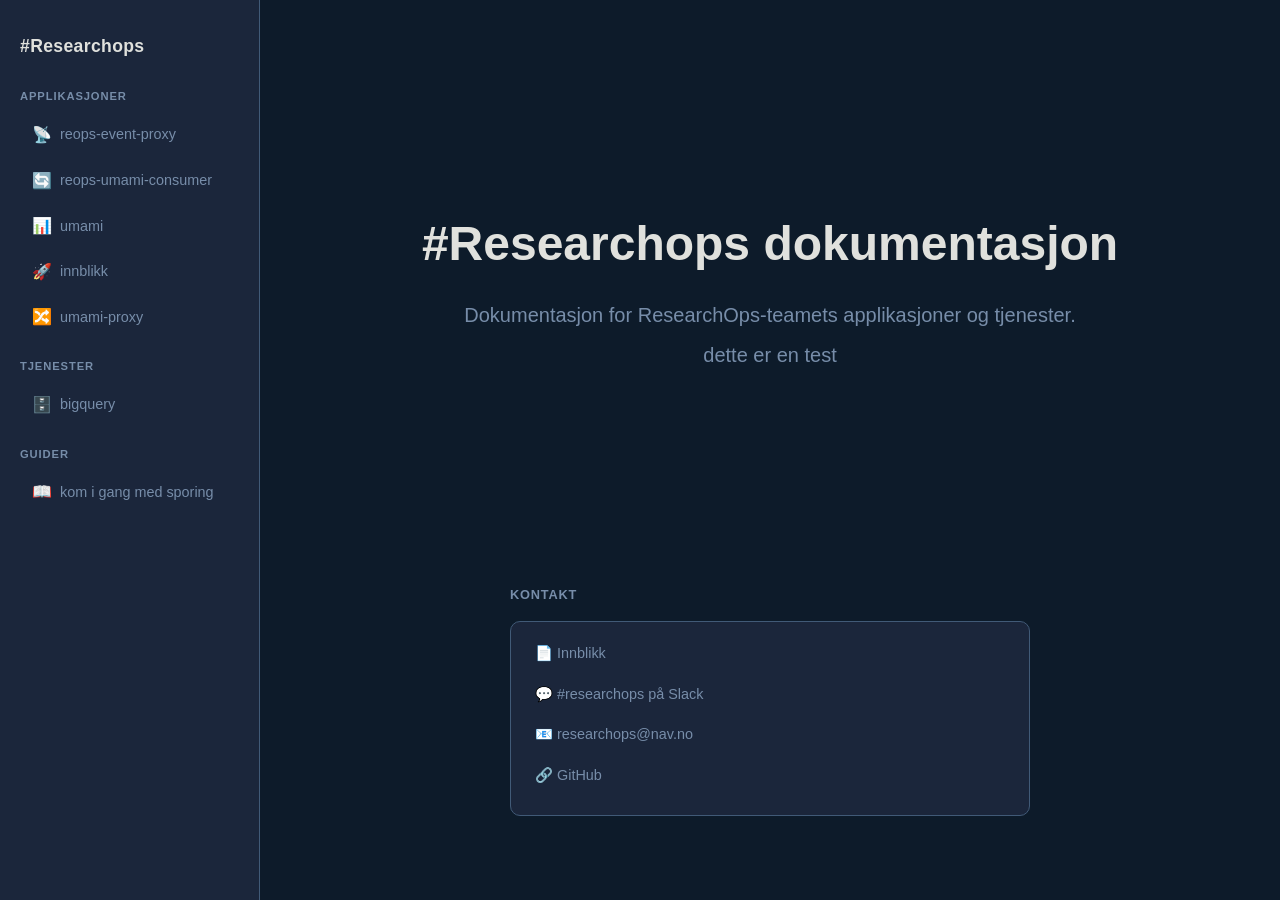
<file: docs/index.html>
<!DOCTYPE html>
<html lang="no">
<head>
    <meta charset="UTF-8">
    <meta name="viewport" content="width=device-width, initial-scale=1.0">
    <title>ReOps – Dokumentasjon</title>
    <link rel="stylesheet" href="css/shared.css">
    <link rel="stylesheet" href="css/index.css">
    <script defer src="js/youknowit.js"></script>
</head>
<body>
    <aside class="sidebar" id="sidebar"></aside>
    <script src="js/sidebar.js"></script>
    <div class="main">
        <div class="hero">
            <h1>#Researchops dokumentasjon</h1>
            <p>Dokumentasjon for ResearchOps-teamets applikasjoner og tjenester.</p>
            <p>dette er en test</p>
        </div>
        <div class="contact">
            <h2>Kontakt</h2>
            <div class="card">
                <ul>
                    <li>📄 <a href="https://innblikk.ansatt.nav.no/" target="_blank">Innblikk</a></li>
                    <li>💬 <a href="https://nav-it.slack.com/archives/C02UGFS2J4B" target="_blank">#researchops</a> på Slack</li>
                    <li>📧 <a href="mailto:researchops@nav.no">researchops@nav.no</a></li>
                    <li>🔗 <a href="https://github.com/orgs/navikt/projects/186" target="_blank">GitHub</a></li>
                </ul>
            </div>
        </div>
    </div>
</body>
</html>
</file>
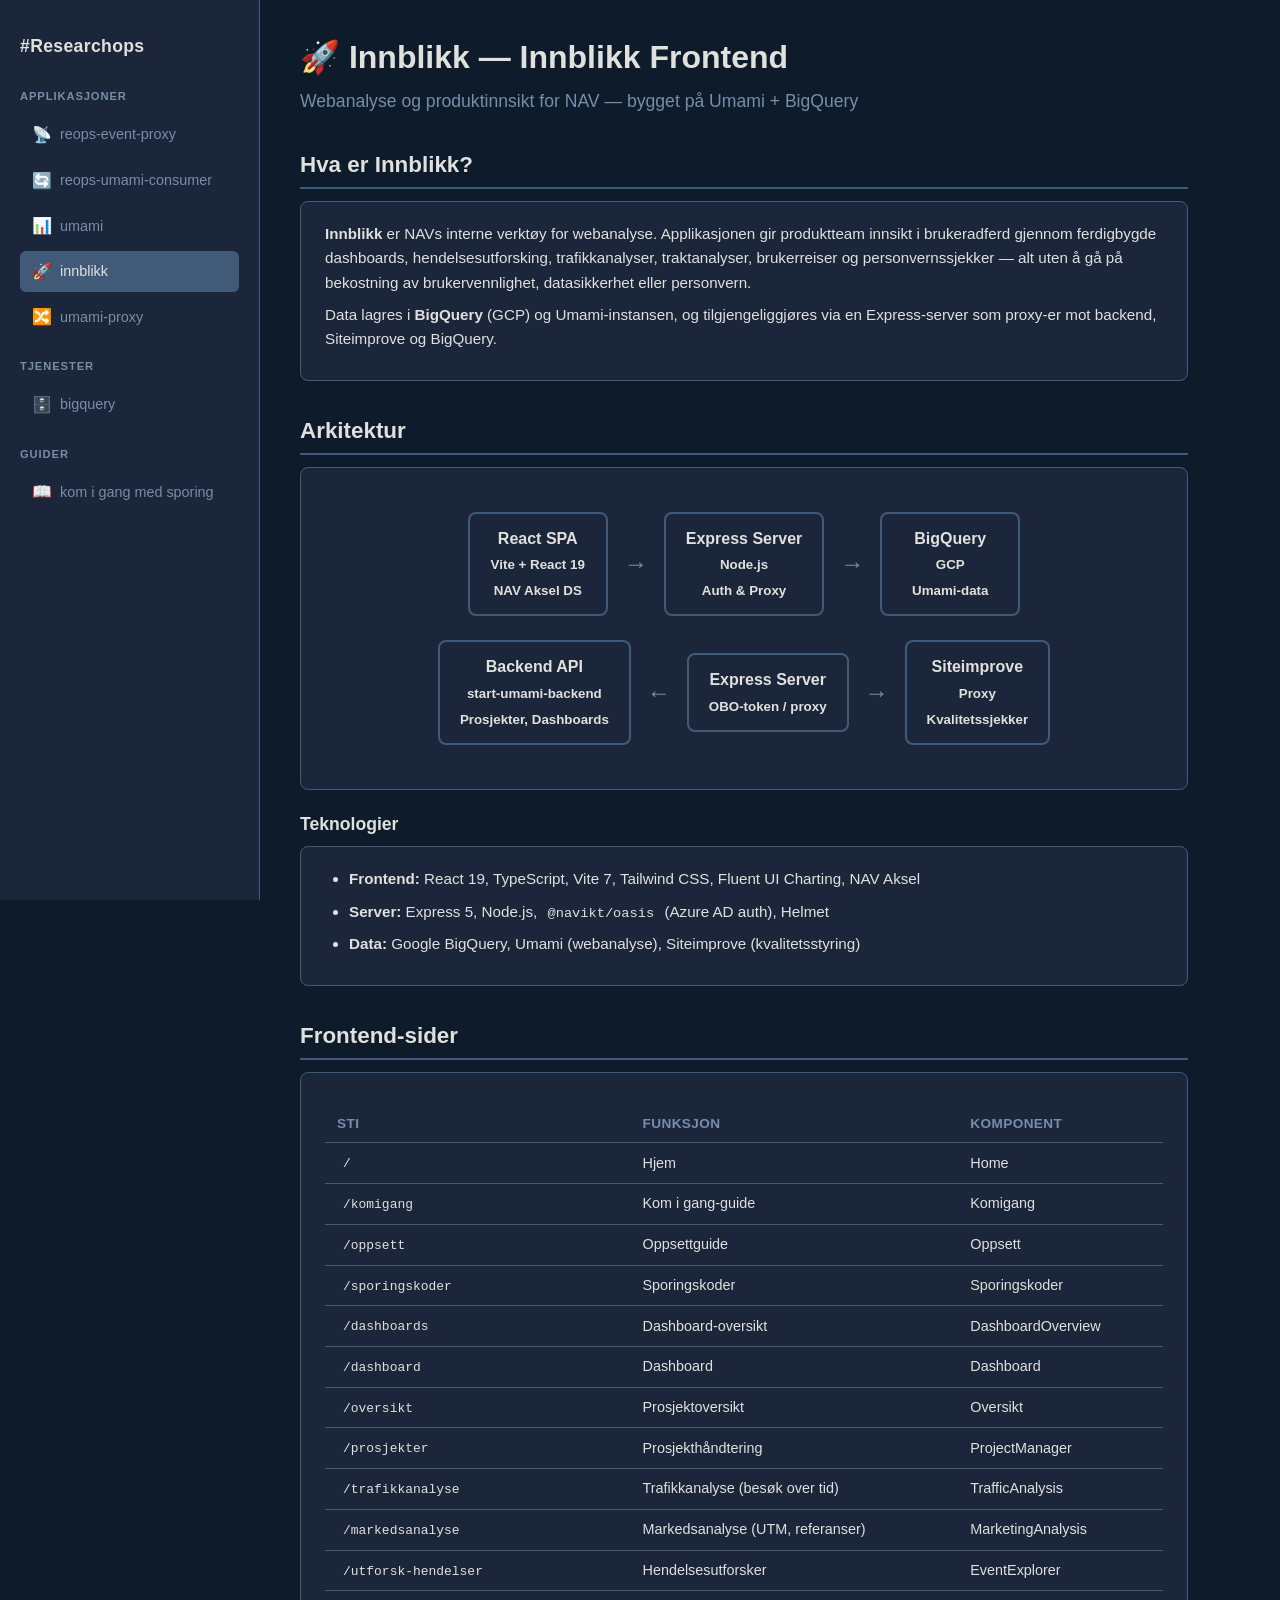
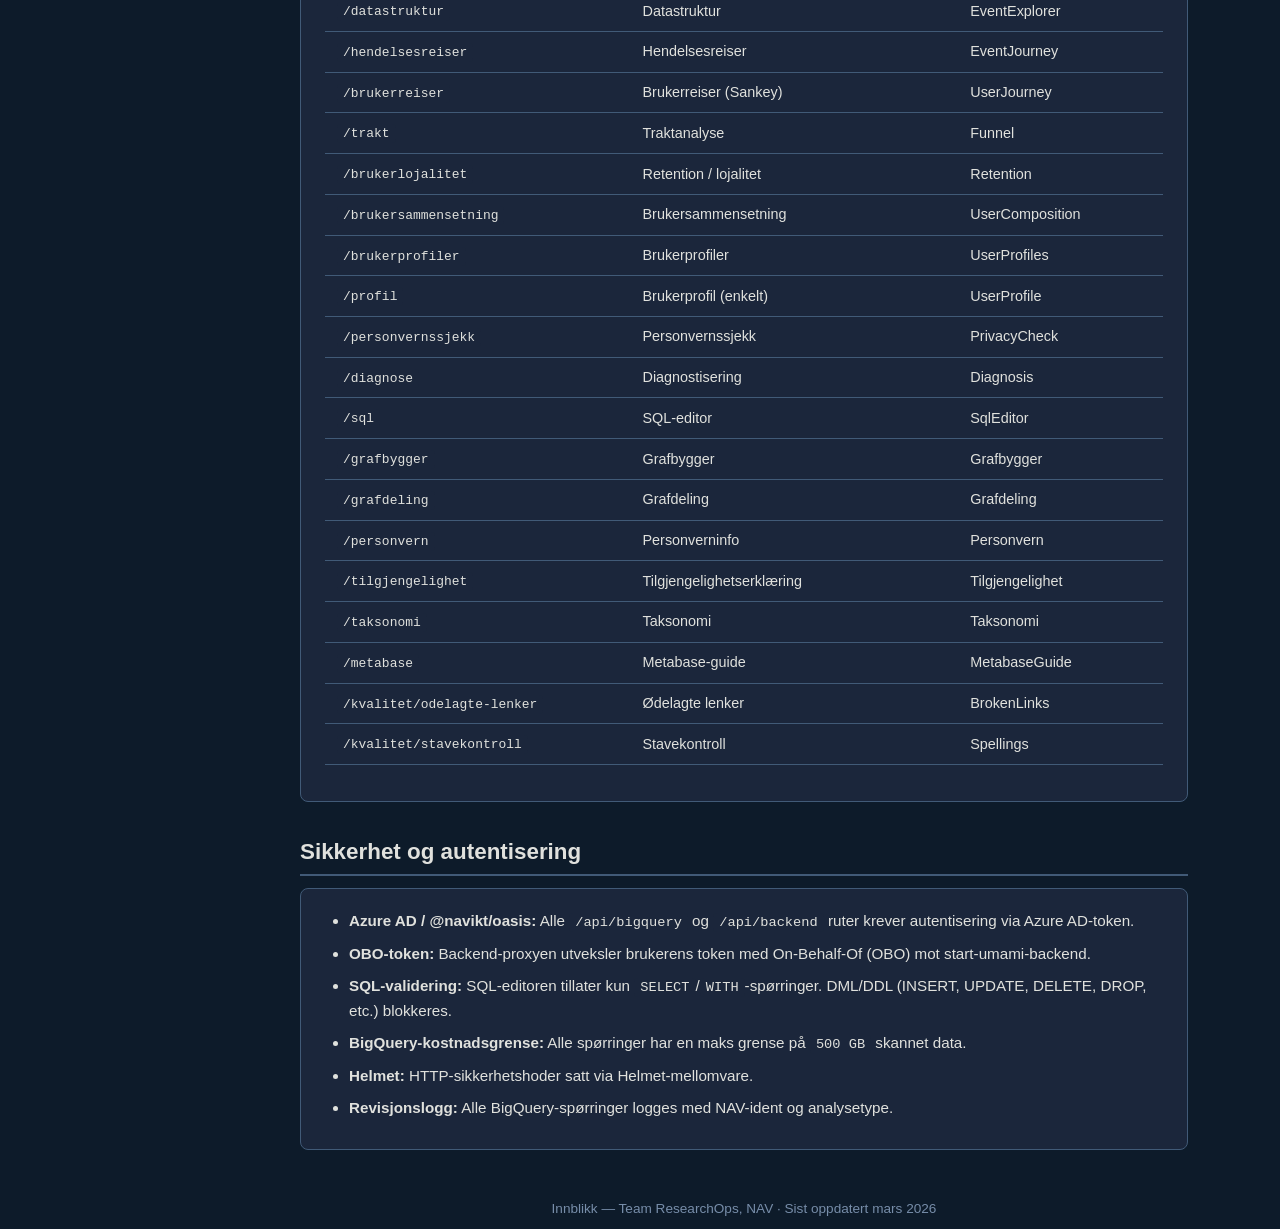
<file: docs/apps/innblikk.html>
<!DOCTYPE html>
<html lang="no">
<head>
    <meta charset="UTF-8">
    <meta name="viewport" content="width=device-width, initial-scale=1.0">
    <title>Innblikk — Applikasjonsdokumentasjon</title>
    <link rel="stylesheet" href="../css/shared.css">
    <link rel="stylesheet" href="../css/app-page.css">
    <script defer src="../js/youknowit.js"></script>
</head>
<body>
    <aside class="sidebar" id="sidebar"></aside>
    <script src="../js/sidebar.js"></script>
    <div class="content">

    <h1>🚀 Innblikk — Innblikk Frontend</h1>
    <p class="subtitle">Webanalyse og produktinnsikt for NAV — bygget på Umami + BigQuery</p>

    <!-- ───── Oversikt ───── -->
    <h2>Hva er Innblikk?</h2>
    <div class="card">
        <p>
            <strong>Innblikk</strong> er NAVs interne verktøy for webanalyse.
            Applikasjonen gir produktteam innsikt i brukeradferd gjennom ferdigbygde dashboards,
            hendelsesutforsking, trafikkanalyser, traktanalyser, brukerreiser og personvernssjekker
            — alt uten å gå på bekostning av brukervennlighet, datasikkerhet eller personvern.
        </p>
        <p style="margin-top:.5rem">
            Data lagres i <strong>BigQuery</strong> (GCP) og Umami-instansen,
            og tilgjengeliggjøres via en Express-server som proxy-er mot backend, Siteimprove og BigQuery.
        </p>
    </div>

    <!-- ───── Arkitektur ───── -->
    <h2>Arkitektur</h2>
    <div class="card">
        <div class="arch">
            <div class="arch-box">React SPA<br><small>Vite + React 19<br>NAV Aksel DS</small></div>
            <div class="arch-arrow">→</div>
            <div class="arch-box">Express Server<br><small>Node.js<br>Auth &amp; Proxy</small></div>
            <div class="arch-arrow">→</div>
            <div class="arch-box">BigQuery<br><small>GCP<br>Umami-data</small></div>
        </div>
        <div class="arch" style="margin-top:.5rem">
            <div class="arch-box">Backend API<br><small>start-umami-backend<br>Prosjekter, Dashboards</small></div>
            <div class="arch-arrow">←</div>
            <div class="arch-box">Express Server<br><small>OBO-token / proxy</small></div>
            <div class="arch-arrow">→</div>
            <div class="arch-box">Siteimprove<br><small>Proxy<br>Kvalitetssjekker</small></div>
        </div>
    </div>

    <h3>Teknologier</h3>
    <div class="card">
        <ul>
            <li><strong>Frontend:</strong> React 19, TypeScript, Vite 7, Tailwind CSS, Fluent UI Charting, NAV Aksel</li>
            <li><strong>Server:</strong> Express 5, Node.js, <code>@navikt/oasis</code> (Azure AD auth), Helmet</li>
            <li><strong>Data:</strong> Google BigQuery, Umami (webanalyse), Siteimprove (kvalitetsstyring)</li>
        </ul>
    </div>

    <!-- ───── Frontend-sider ───── -->
    <h2>Frontend-sider</h2>
    <div class="card">
        <table>
            <thead><tr><th>Sti</th><th>Funksjon</th><th>Komponent</th></tr></thead>
            <tbody>
                <tr><td><code>/</code></td><td>Hjem</td><td>Home</td></tr>
                <tr><td><code>/komigang</code></td><td>Kom i gang-guide</td><td>Komigang</td></tr>
                <tr><td><code>/oppsett</code></td><td>Oppsettguide</td><td>Oppsett</td></tr>
                <tr><td><code>/sporingskoder</code></td><td>Sporingskoder</td><td>Sporingskoder</td></tr>
                <tr><td><code>/dashboards</code></td><td>Dashboard-oversikt</td><td>DashboardOverview</td></tr>
                <tr><td><code>/dashboard</code></td><td>Dashboard</td><td>Dashboard</td></tr>
                <tr><td><code>/oversikt</code></td><td>Prosjektoversikt</td><td>Oversikt</td></tr>
                <tr><td><code>/prosjekter</code></td><td>Prosjekthåndtering</td><td>ProjectManager</td></tr>
                <tr><td><code>/trafikkanalyse</code></td><td>Trafikkanalyse (besøk over tid)</td><td>TrafficAnalysis</td></tr>
                <tr><td><code>/markedsanalyse</code></td><td>Markedsanalyse (UTM, referanser)</td><td>MarketingAnalysis</td></tr>
                <tr><td><code>/utforsk-hendelser</code></td><td>Hendelsesutforsker</td><td>EventExplorer</td></tr>
                <tr><td><code>/datastruktur</code></td><td>Datastruktur</td><td>EventExplorer</td></tr>
                <tr><td><code>/hendelsesreiser</code></td><td>Hendelsesreiser</td><td>EventJourney</td></tr>
                <tr><td><code>/brukerreiser</code></td><td>Brukerreiser (Sankey)</td><td>UserJourney</td></tr>
                <tr><td><code>/trakt</code></td><td>Traktanalyse</td><td>Funnel</td></tr>
                <tr><td><code>/brukerlojalitet</code></td><td>Retention / lojalitet</td><td>Retention</td></tr>
                <tr><td><code>/brukersammensetning</code></td><td>Brukersammensetning</td><td>UserComposition</td></tr>
                <tr><td><code>/brukerprofiler</code></td><td>Brukerprofiler</td><td>UserProfiles</td></tr>
                <tr><td><code>/profil</code></td><td>Brukerprofil (enkelt)</td><td>UserProfile</td></tr>
                <tr><td><code>/personvernssjekk</code></td><td>Personvernssjekk</td><td>PrivacyCheck</td></tr>
                <tr><td><code>/diagnose</code></td><td>Diagnostisering</td><td>Diagnosis</td></tr>
                <tr><td><code>/sql</code></td><td>SQL-editor</td><td>SqlEditor</td></tr>
                <tr><td><code>/grafbygger</code></td><td>Grafbygger</td><td>Grafbygger</td></tr>
                <tr><td><code>/grafdeling</code></td><td>Grafdeling</td><td>Grafdeling</td></tr>
                <tr><td><code>/personvern</code></td><td>Personverninfo</td><td>Personvern</td></tr>
                <tr><td><code>/tilgjengelighet</code></td><td>Tilgjengelighetserklæring</td><td>Tilgjengelighet</td></tr>
                <tr><td><code>/taksonomi</code></td><td>Taksonomi</td><td>Taksonomi</td></tr>
                <tr><td><code>/metabase</code></td><td>Metabase-guide</td><td>MetabaseGuide</td></tr>
                <tr><td><code>/kvalitet/odelagte-lenker</code></td><td>Ødelagte lenker</td><td>BrokenLinks</td></tr>
                <tr><td><code>/kvalitet/stavekontroll</code></td><td>Stavekontroll</td><td>Spellings</td></tr>
            </tbody>
        </table>
    </div>

    <!-- ───── Sikkerhet ───── -->
    <h2>Sikkerhet og autentisering</h2>
    <div class="card">
        <ul>
            <li><strong>Azure AD / @navikt/oasis:</strong> Alle <code>/api/bigquery</code> og <code>/api/backend</code> ruter krever autentisering via Azure AD-token.</li>
            <li><strong>OBO-token:</strong> Backend-proxyen utveksler brukerens token med On-Behalf-Of (OBO) mot start-umami-backend.</li>
            <li><strong>SQL-validering:</strong> SQL-editoren tillater kun <code>SELECT</code>/<code>WITH</code>-spørringer. DML/DDL (INSERT, UPDATE, DELETE, DROP, etc.) blokkeres.</li>
            <li><strong>BigQuery-kostnadsgrense:</strong> Alle spørringer har en maks grense på <code>500 GB</code> skannet data.</li>
            <li><strong>Helmet:</strong> HTTP-sikkerhetshoder satt via Helmet-mellomvare.</li>
            <li><strong>Revisjonslogg:</strong> Alle BigQuery-spørringer logges med NAV-ident og analysetype.</li>
        </ul>
    </div>

    <footer>
        Innblikk — Team ResearchOps, NAV &middot; Sist oppdatert mars 2026
    </footer>

    </div>
</body>
</html>
</file>
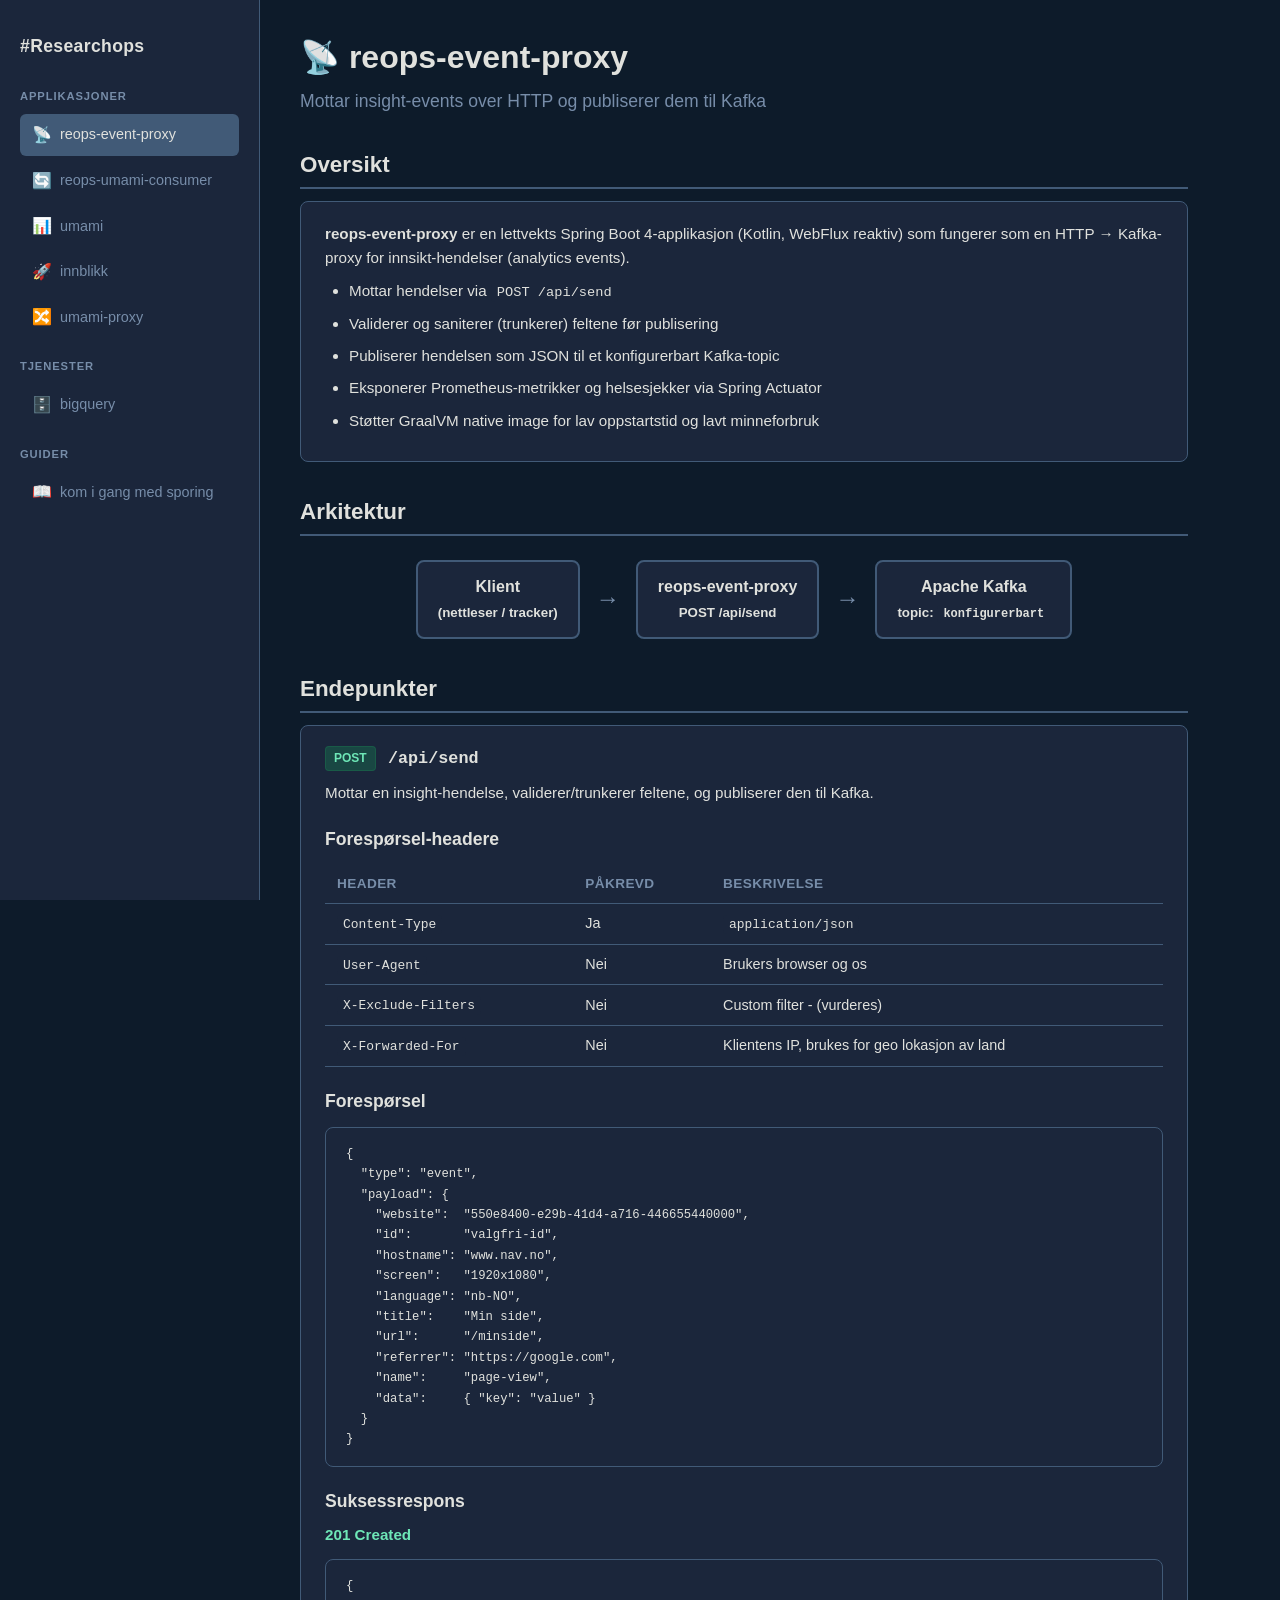
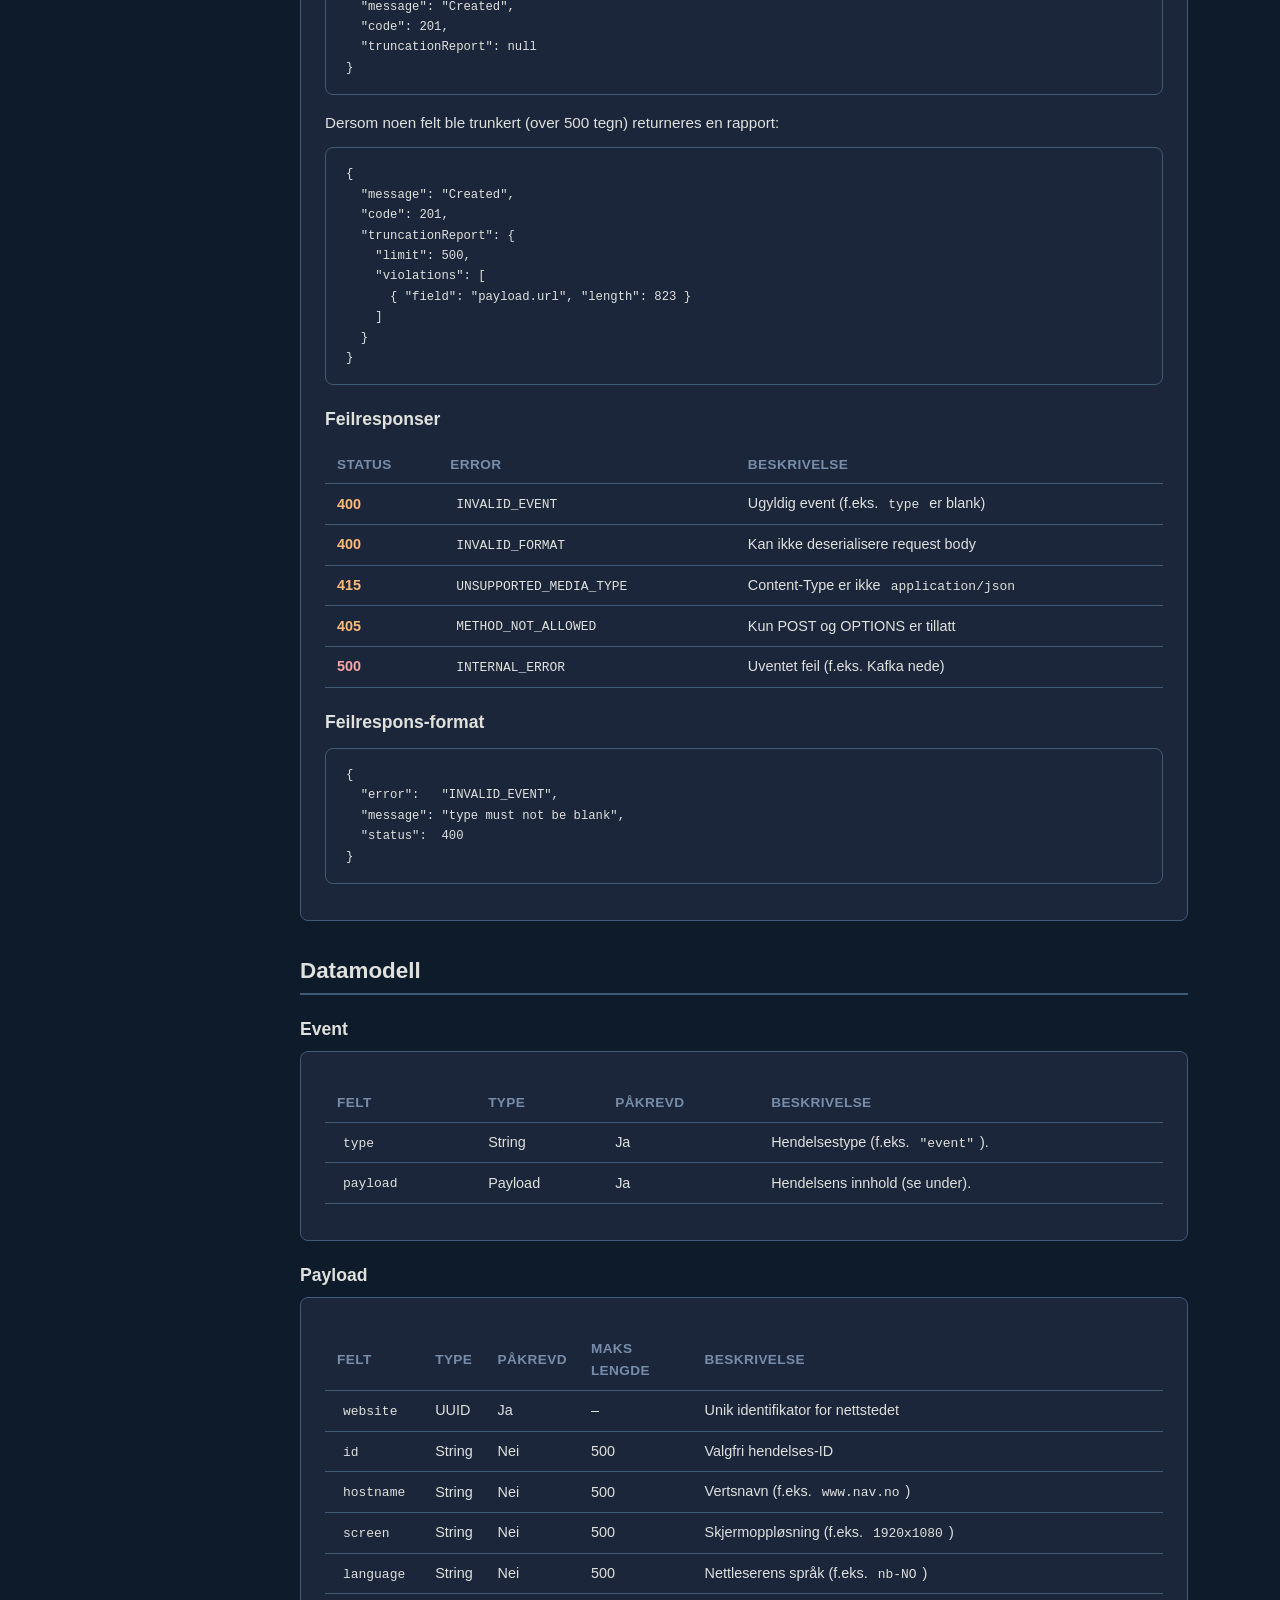
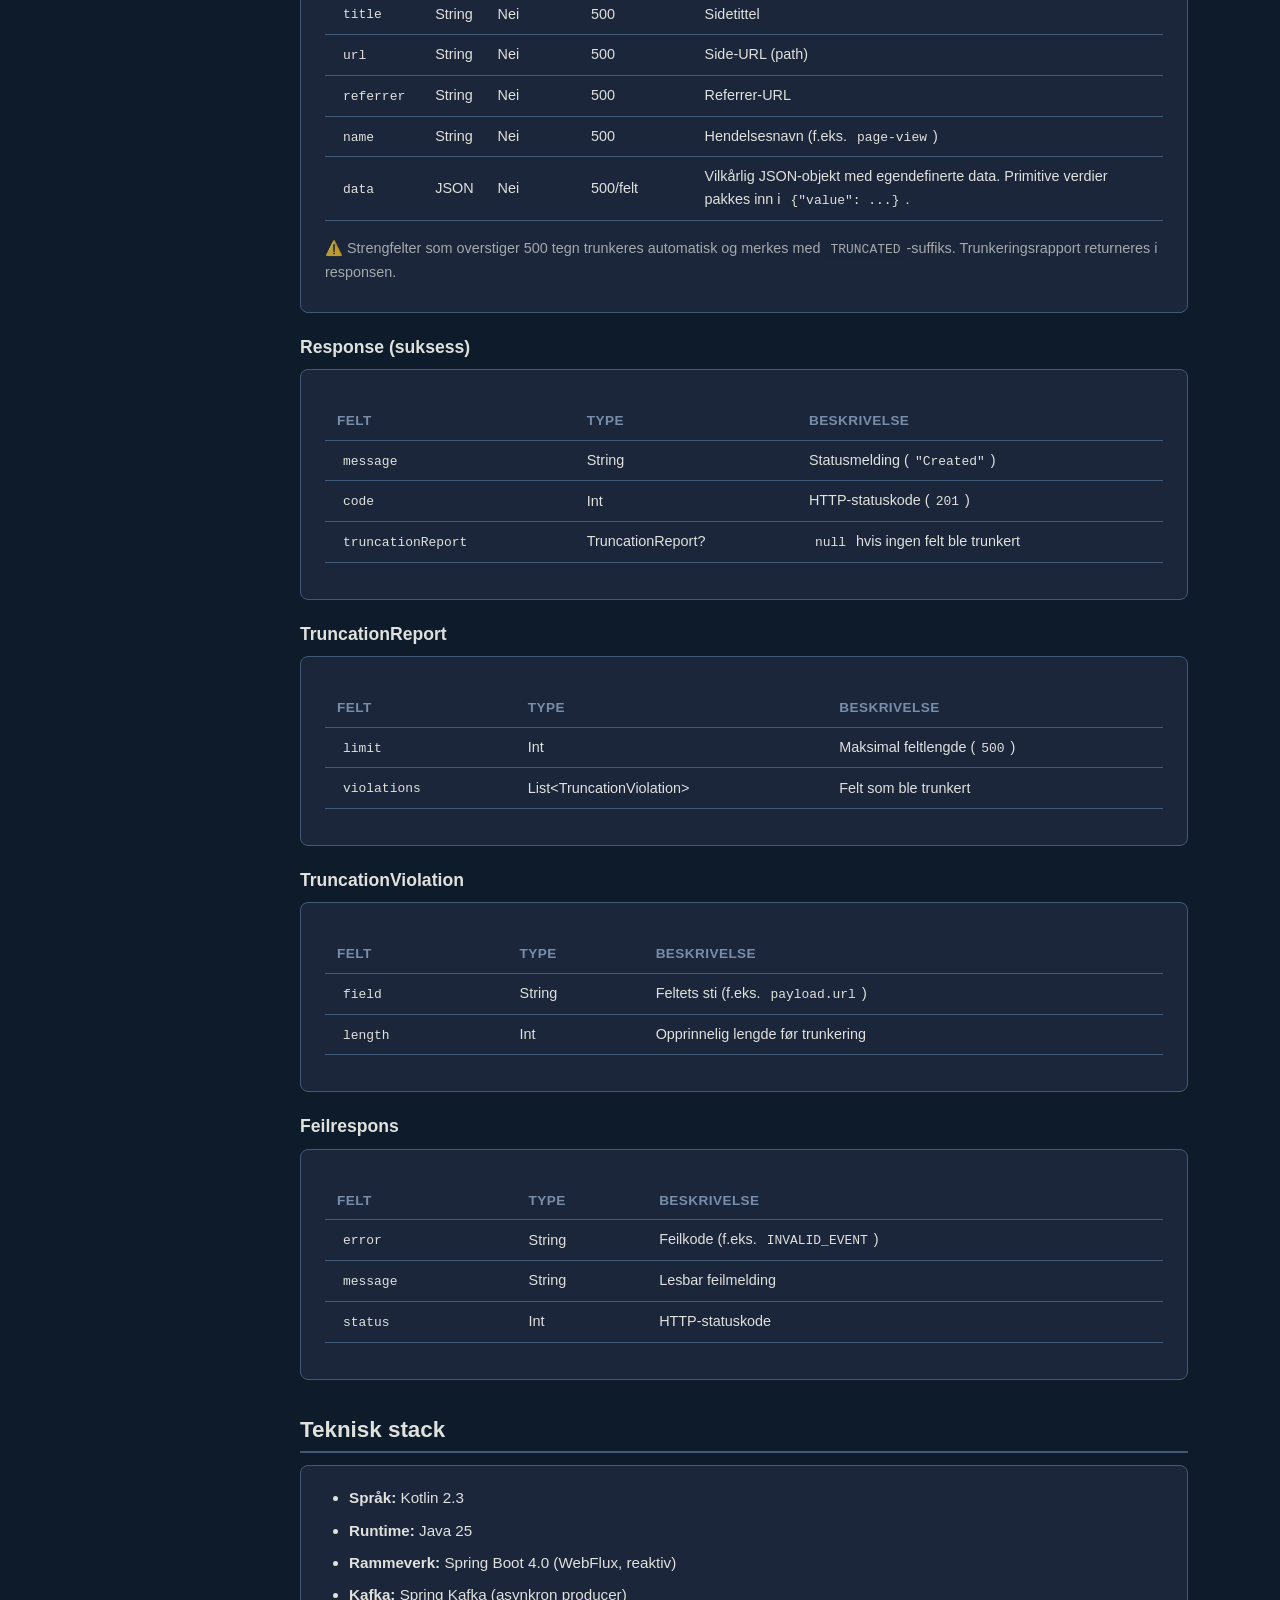
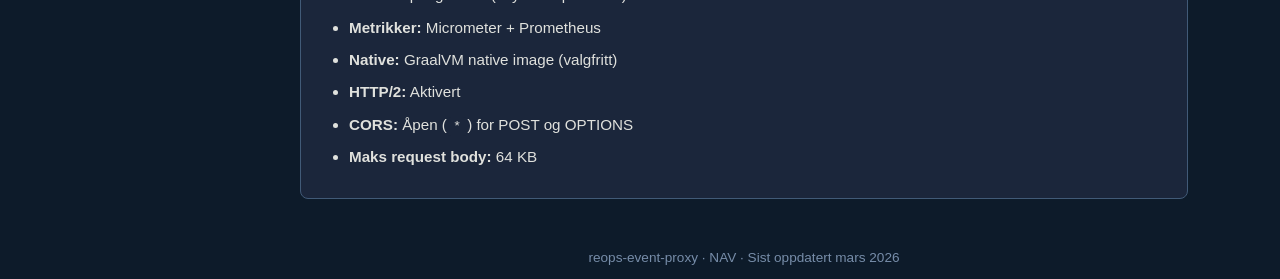
<file: docs/apps/reops-event-proxy.html>
<!DOCTYPE html>
<html lang="no">
<head>
    <meta charset="UTF-8">
    <meta name="viewport" content="width=device-width, initial-scale=1.0">
    <title>reops-event-proxy – Dokumentasjon</title>
    <link rel="stylesheet" href="../css/shared.css">
    <link rel="stylesheet" href="../css/app-page.css">
    <script defer src="../js/youknowit.js"></script>
</head>
<body>
    <aside class="sidebar" id="sidebar"></aside>
    <script src="../js/sidebar.js"></script>
    <div class="content">

    <h1>📡 reops-event-proxy</h1>
    <p class="subtitle">Mottar insight-events over HTTP og publiserer dem til Kafka</p>

    <!-- ───── Oversikt ───── -->
    <h2>Oversikt</h2>
    <div class="card">
        <p><strong>reops-event-proxy</strong> er en lettvekts Spring Boot 4-applikasjon (Kotlin, WebFlux reaktiv)
            som fungerer som en HTTP → Kafka-proxy for innsikt-hendelser (analytics events).</p>
        <ul>
            <li>Mottar hendelser via <code>POST /api/send</code></li>
            <li>Validerer og saniterer (trunkerer) feltene før publisering</li>
            <li>Publiserer hendelsen som JSON til et konfigurerbart Kafka-topic</li>
            <li>Eksponerer Prometheus-metrikker og helsesjekker via Spring Actuator</li>
            <li>Støtter GraalVM native image for lav oppstartstid og lavt minneforbruk</li>
        </ul>
    </div>

    <!-- ───── Arkitektur ───── -->
    <h2>Arkitektur</h2>
    <div class="arch">
        <div class="arch-box">Klient<br><small>(nettleser / tracker)</small></div>
        <div class="arch-arrow">→</div>
        <div class="arch-box">reops-event-proxy<br><small>POST /api/send</small></div>
        <div class="arch-arrow">→</div>
        <div class="arch-box">Apache Kafka<br><small>topic: <code>konfigurerbart</code></small></div>
    </div>

    <!-- ───── Endepunkter ───── -->
    <h2>Endepunkter</h2>

    <!-- POST /api/send -->
    <div class="card">
        <p><span class="badge post">POST</span> <span class="endpoint-path">/api/send</span></p>
        <p>Mottar en insight-hendelse, validerer/trunkerer feltene, og publiserer den til Kafka.</p>

        <h3>Forespørsel-headere</h3>
        <table>
            <tr><th>Header</th><th>Påkrevd</th><th>Beskrivelse</th></tr>
            <tr><td><code>Content-Type</code></td><td>Ja</td><td><code>application/json</code></td></tr>
            <tr><td><code>User-Agent</code></td><td>Nei</td><td>Brukers browser og os</td></tr>
            <tr><td><code>X-Exclude-Filters</code></td><td>Nei</td><td>Custom filter - (vurderes)</td></tr>
            <tr><td><code>X-Forwarded-For</code></td><td>Nei</td><td>Klientens IP, brukes for geo lokasjon av land</td></tr>
        </table>

        <h3>Forespørsel</h3>
        <pre><code>{
  "type": "event",
  "payload": {
    "website":  "550e8400-e29b-41d4-a716-446655440000",
    "id":       "valgfri-id",
    "hostname": "www.nav.no",
    "screen":   "1920x1080",
    "language": "nb-NO",
    "title":    "Min side",
    "url":      "/minside",
    "referrer": "https://google.com",
    "name":     "page-view",
    "data":     { "key": "value" }
  }
}</code></pre>

        <h3>Suksessrespons</h3>
        <p><span class="status status-2xx">201 Created</span></p>
        <pre><code>{
  "message": "Created",
  "code": 201,
  "truncationReport": null
}</code></pre>
        <p>Dersom noen felt ble trunkert (over 500 tegn) returneres en rapport:</p>
        <pre><code>{
  "message": "Created",
  "code": 201,
  "truncationReport": {
    "limit": 500,
    "violations": [
      { "field": "payload.url", "length": 823 }
    ]
  }
}</code></pre>

        <h3>Feilresponser</h3>
        <table>
            <tr><th>Status</th><th>error</th><th>Beskrivelse</th></tr>
            <tr><td><span class="status status-4xx">400</span></td><td><code>INVALID_EVENT</code></td><td>Ugyldig event (f.eks. <code>type</code> er blank)</td></tr>
            <tr><td><span class="status status-4xx">400</span></td><td><code>INVALID_FORMAT</code></td><td>Kan ikke deserialisere request body</td></tr>
            <tr><td><span class="status status-4xx">415</span></td><td><code>UNSUPPORTED_MEDIA_TYPE</code></td><td>Content-Type er ikke <code>application/json</code></td></tr>
            <tr><td><span class="status status-4xx">405</span></td><td><code>METHOD_NOT_ALLOWED</code></td><td>Kun POST og OPTIONS er tillatt</td></tr>
            <tr><td><span class="status status-5xx">500</span></td><td><code>INTERNAL_ERROR</code></td><td>Uventet feil (f.eks. Kafka nede)</td></tr>
        </table>

        <h3>Feilrespons-format</h3>
        <pre><code>{
  "error":   "INVALID_EVENT",
  "message": "type must not be blank",
  "status":  400
}</code></pre>
    </div>

    <!-- ───── Datamodell ───── -->
    <h2>Datamodell</h2>

    <h3>Event</h3>
    <div class="card">
        <table>
            <tr><th>Felt</th><th>Type</th><th>Påkrevd</th><th>Beskrivelse</th></tr>
            <tr><td><code>type</code></td><td>String</td><td>Ja</td><td>Hendelsestype (f.eks. <code>"event"</code>).</td></tr>
            <tr><td><code>payload</code></td><td>Payload</td><td>Ja</td><td>Hendelsens innhold (se under).</td></tr>
        </table>
    </div>

    <h3>Payload</h3>
    <div class="card">
        <table>
            <tr><th>Felt</th><th>Type</th><th>Påkrevd</th><th>Maks lengde</th><th>Beskrivelse</th></tr>
            <tr><td><code>website</code></td><td>UUID</td><td>Ja</td><td>–</td><td>Unik identifikator for nettstedet</td></tr>
            <tr><td><code>id</code></td><td>String</td><td>Nei</td><td>500</td><td>Valgfri hendelses-ID</td></tr>
            <tr><td><code>hostname</code></td><td>String</td><td>Nei</td><td>500</td><td>Vertsnavn (f.eks. <code>www.nav.no</code>)</td></tr>
            <tr><td><code>screen</code></td><td>String</td><td>Nei</td><td>500</td><td>Skjermoppløsning (f.eks. <code>1920x1080</code>)</td></tr>
            <tr><td><code>language</code></td><td>String</td><td>Nei</td><td>500</td><td>Nettleserens språk (f.eks. <code>nb-NO</code>)</td></tr>
            <tr><td><code>title</code></td><td>String</td><td>Nei</td><td>500</td><td>Sidetittel</td></tr>
            <tr><td><code>url</code></td><td>String</td><td>Nei</td><td>500</td><td>Side-URL (path)</td></tr>
            <tr><td><code>referrer</code></td><td>String</td><td>Nei</td><td>500</td><td>Referrer-URL</td></tr>
            <tr><td><code>name</code></td><td>String</td><td>Nei</td><td>500</td><td>Hendelsesnavn (f.eks. <code>page-view</code>)</td></tr>
            <tr><td><code>data</code></td><td>JSON</td><td>Nei</td><td>500/felt</td><td>Vilkårlig JSON-objekt med egendefinerte data. Primitive verdier pakkes inn i <code>{"value": ...}</code>.</td></tr>
        </table>
        <p style="margin-top:.75rem;opacity:.7;font-size:.9rem;">
            ⚠️ Strengfelter som overstiger 500 tegn trunkeres automatisk og merkes med <code>TRUNCATED</code>-suffiks.
            Trunkeringsrapport returneres i responsen.
        </p>
    </div>

    <h3>Response (suksess)</h3>
    <div class="card">
        <table>
            <tr><th>Felt</th><th>Type</th><th>Beskrivelse</th></tr>
            <tr><td><code>message</code></td><td>String</td><td>Statusmelding (<code>"Created"</code>)</td></tr>
            <tr><td><code>code</code></td><td>Int</td><td>HTTP-statuskode (<code>201</code>)</td></tr>
            <tr><td><code>truncationReport</code></td><td>TruncationReport?</td><td><code>null</code> hvis ingen felt ble trunkert</td></tr>
        </table>
    </div>

    <h3>TruncationReport</h3>
    <div class="card">
        <table>
            <tr><th>Felt</th><th>Type</th><th>Beskrivelse</th></tr>
            <tr><td><code>limit</code></td><td>Int</td><td>Maksimal feltlengde (<code>500</code>)</td></tr>
            <tr><td><code>violations</code></td><td>List&lt;TruncationViolation&gt;</td><td>Felt som ble trunkert</td></tr>
        </table>
    </div>

    <h3>TruncationViolation</h3>
    <div class="card">
        <table>
            <tr><th>Felt</th><th>Type</th><th>Beskrivelse</th></tr>
            <tr><td><code>field</code></td><td>String</td><td>Feltets sti (f.eks. <code>payload.url</code>)</td></tr>
            <tr><td><code>length</code></td><td>Int</td><td>Opprinnelig lengde før trunkering</td></tr>
        </table>
    </div>

    <h3>Feilrespons</h3>
    <div class="card">
        <table>
            <tr><th>Felt</th><th>Type</th><th>Beskrivelse</th></tr>
            <tr><td><code>error</code></td><td>String</td><td>Feilkode (f.eks. <code>INVALID_EVENT</code>)</td></tr>
            <tr><td><code>message</code></td><td>String</td><td>Lesbar feilmelding</td></tr>
            <tr><td><code>status</code></td><td>Int</td><td>HTTP-statuskode</td></tr>
        </table>
    </div>

    <!-- ───── Teknisk ───── -->
    <h2>Teknisk stack</h2>
    <div class="card">
        <ul>
            <li><strong>Språk:</strong> Kotlin 2.3</li>
            <li><strong>Runtime:</strong> Java 25</li>
            <li><strong>Rammeverk:</strong> Spring Boot 4.0 (WebFlux, reaktiv)</li>
            <li><strong>Kafka:</strong> Spring Kafka (asynkron producer)</li>
            <li><strong>Metrikker:</strong> Micrometer + Prometheus</li>
            <li><strong>Native:</strong> GraalVM native image (valgfritt)</li>
            <li><strong>HTTP/2:</strong> Aktivert</li>
            <li><strong>CORS:</strong> Åpen (<code>*</code>) for POST og OPTIONS</li>
            <li><strong>Maks request body:</strong> 64 KB</li>
        </ul>
    </div>

    <footer>
        reops-event-proxy &middot; NAV &middot; Sist oppdatert mars 2026
    </footer>
    </div>
</body>
</html>
</file>
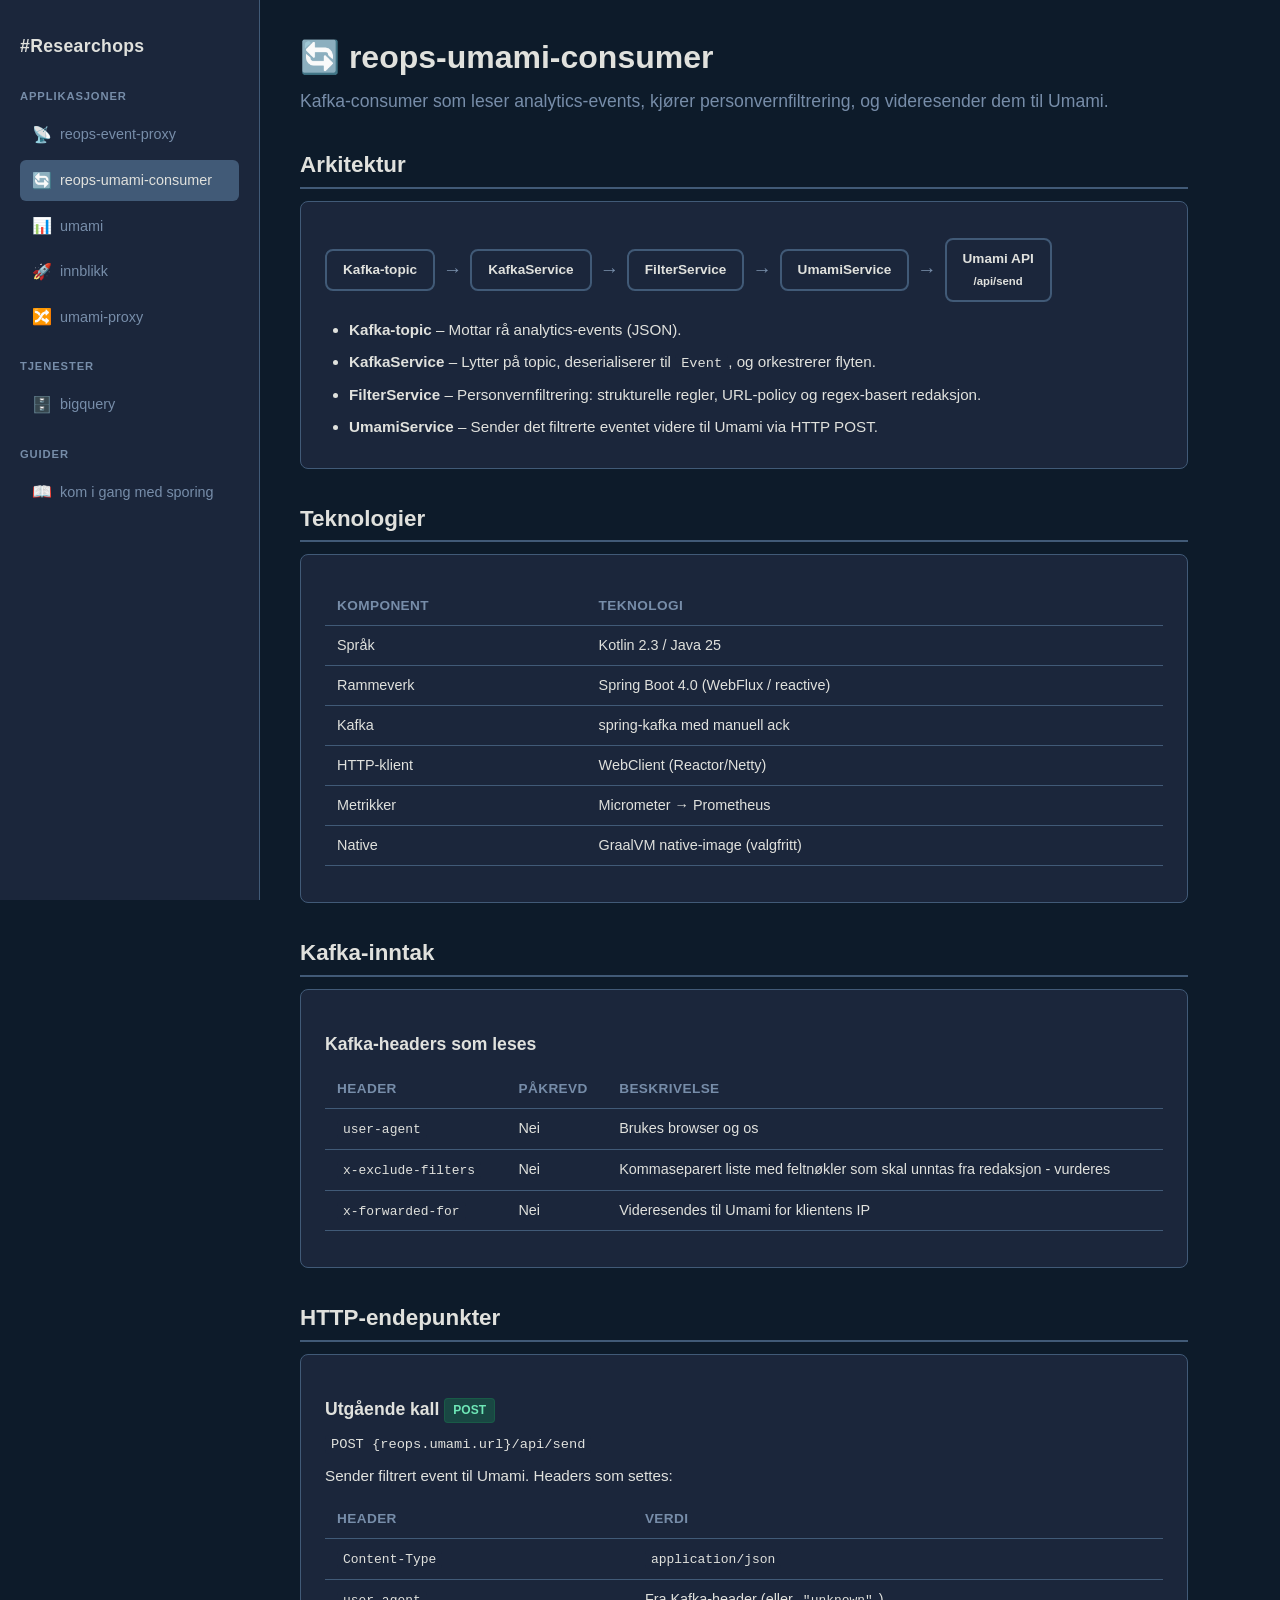
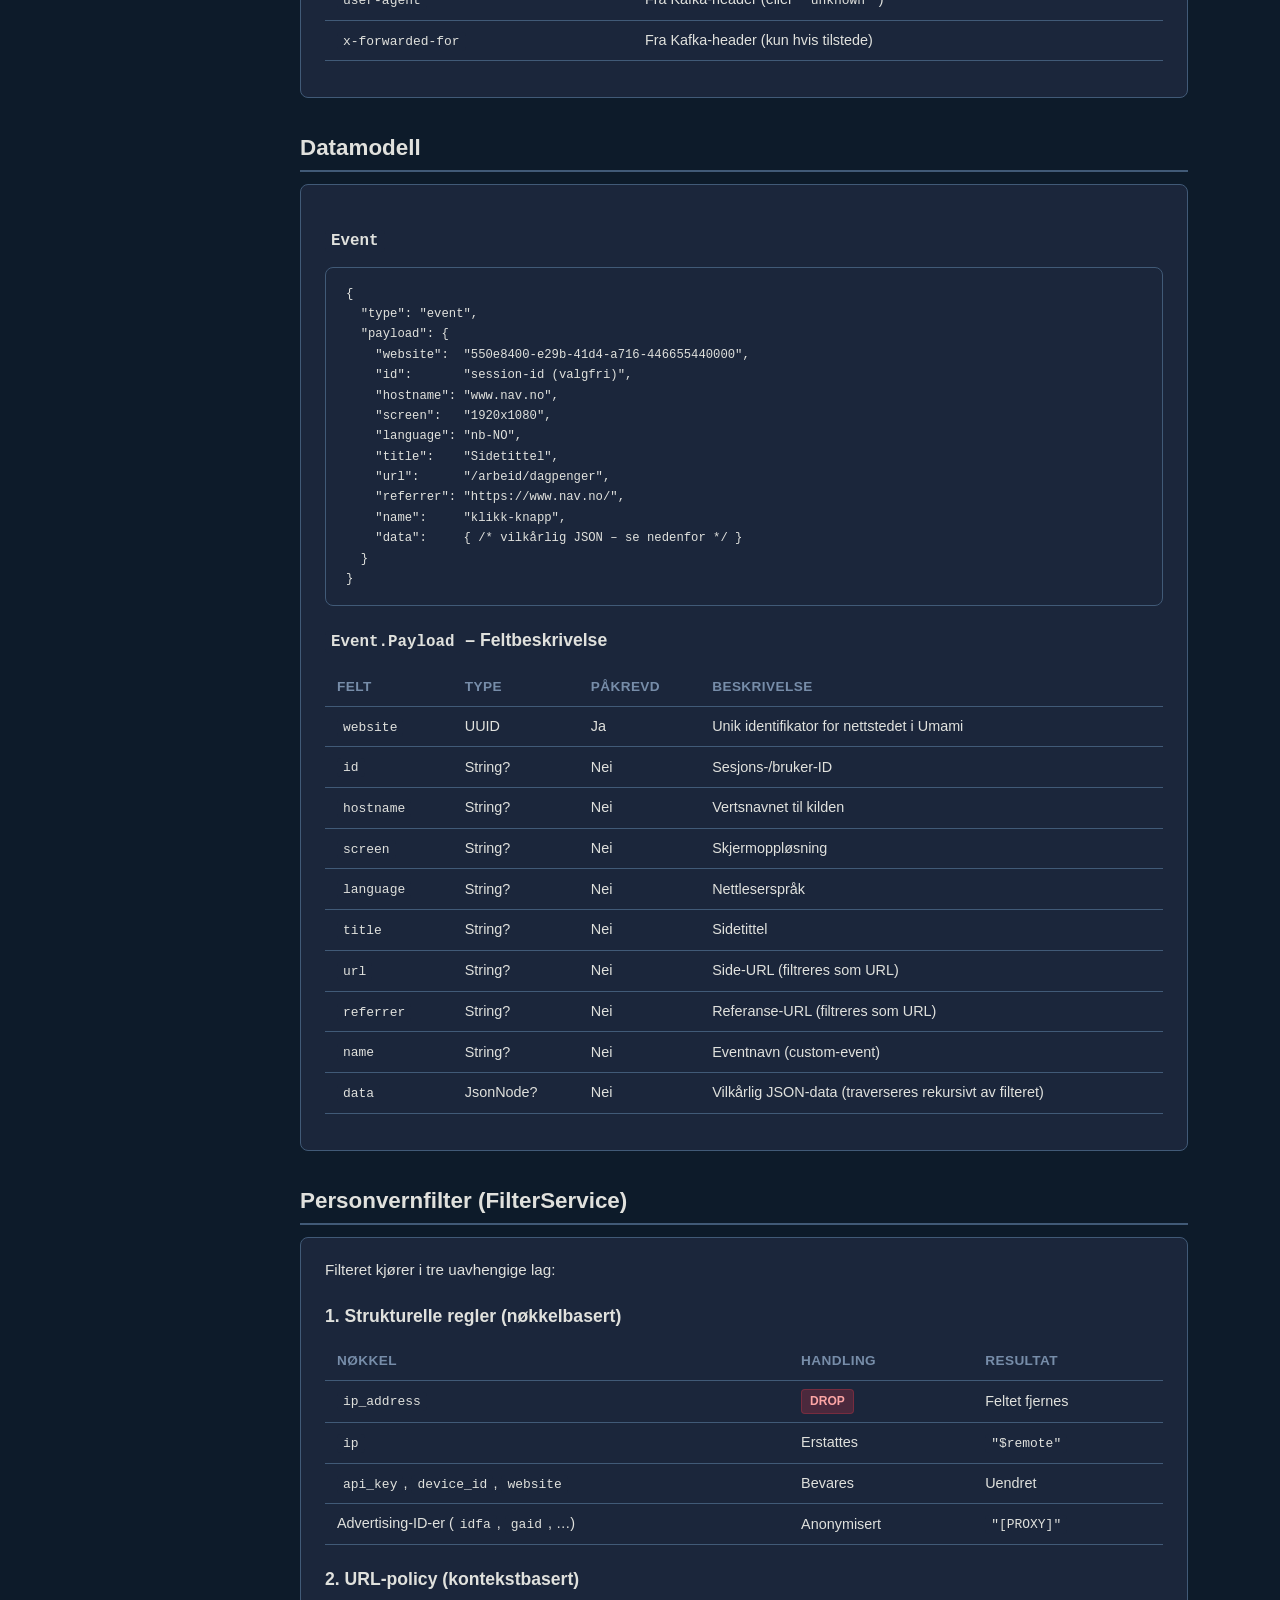
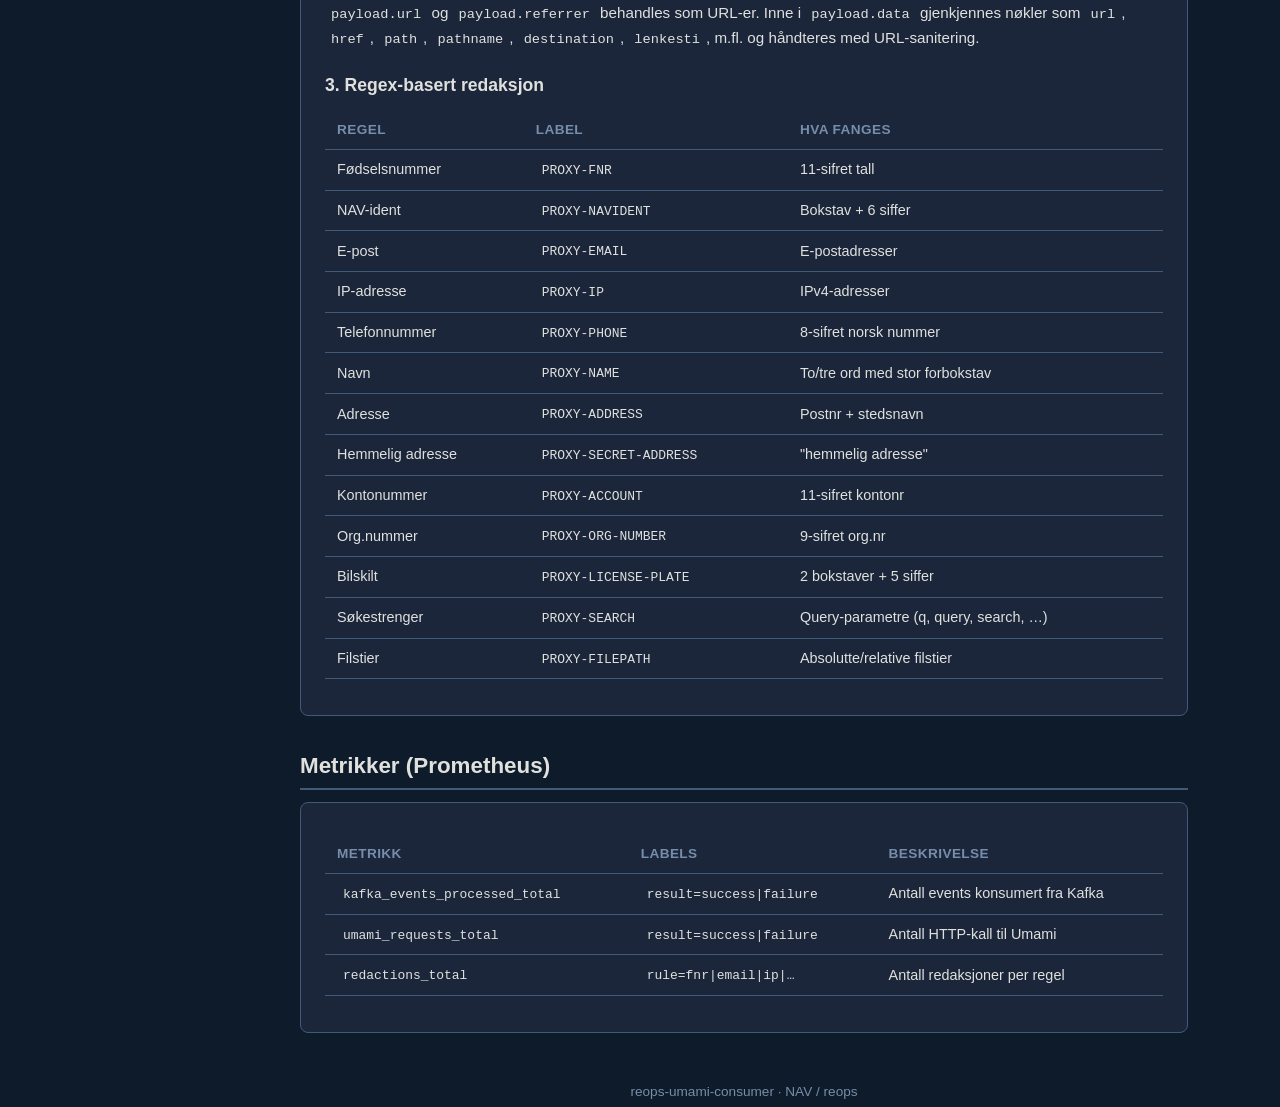
<file: docs/apps/reops-umami-consumer.html>
<!DOCTYPE html>
<html lang="no">
<head>
    <meta charset="UTF-8">
    <meta name="viewport" content="width=device-width, initial-scale=1.0">
    <title>reops-umami-consumer – Oversikt</title>
    <link rel="stylesheet" href="../css/shared.css">
    <link rel="stylesheet" href="../css/app-page.css">
    <script defer src="../js/youknowit.js"></script>
</head>
<body>
    <aside class="sidebar" id="sidebar"></aside>
    <script src="../js/sidebar.js"></script>
    <div class="content">

    <h1>🔄 reops-umami-consumer</h1>
    <p class="subtitle">Kafka-consumer som leser analytics-events, kjører personvernfiltrering, og videresender dem til Umami.</p>

    <!-- ───── Arkitektur ───── -->
    <h2>Arkitektur</h2>
    <div class="card">
        <div class="flow-diagram">
            <div class="flow-box">Kafka-topic</div>
            <span class="flow-arrow">→</span>
            <div class="flow-box">KafkaService</div>
            <span class="flow-arrow">→</span>
            <div class="flow-box">FilterService</div>
            <span class="flow-arrow">→</span>
            <div class="flow-box">UmamiService</div>
            <span class="flow-arrow">→</span>
            <div class="flow-box">Umami API<br><small>/api/send</small></div>
        </div>
        <ul>
            <li><strong>Kafka-topic</strong> – Mottar rå analytics-events (JSON).</li>
            <li><strong>KafkaService</strong> – Lytter på topic, deserialiserer til <code>Event</code>, og orkestrerer flyten.</li>
            <li><strong>FilterService</strong> – Personvernfiltrering: strukturelle regler, URL-policy og regex-basert redaksjon.</li>
            <li><strong>UmamiService</strong> – Sender det filtrerte eventet videre til Umami via HTTP POST.</li>
        </ul>
    </div>

    <!-- ───── Teknologier ───── -->
    <h2>Teknologier</h2>
    <div class="card">
        <table>
            <tr><th>Komponent</th><th>Teknologi</th></tr>
            <tr><td>Språk</td><td>Kotlin 2.3 / Java 25</td></tr>
            <tr><td>Rammeverk</td><td>Spring Boot 4.0 (WebFlux / reactive)</td></tr>
            <tr><td>Kafka</td><td>spring-kafka med manuell ack</td></tr>
            <tr><td>HTTP-klient</td><td>WebClient (Reactor/Netty)</td></tr>
            <tr><td>Metrikker</td><td>Micrometer → Prometheus</td></tr>
            <tr><td>Native</td><td>GraalVM native-image (valgfritt)</td></tr>
        </table>
    </div>

    <!-- ───── Kafka-inntak ───── -->
    <h2>Kafka-inntak</h2>
    <div class="card">
        <h3>Kafka-headers som leses</h3>
        <table>
            <tr><th>Header</th><th>Påkrevd</th><th>Beskrivelse</th></tr>
            <tr><td><code>user-agent</code></td><td>Nei</td><td>Brukes browser og os</td></tr>
            <tr><td><code>x-exclude-filters</code></td><td>Nei</td><td>Kommaseparert liste med feltnøkler som skal unntas fra redaksjon - vurderes</td></tr>
            <tr><td><code>x-forwarded-for</code></td><td>Nei</td><td>Videresendes til Umami for klientens IP</td></tr>
        </table>
    </div>

    <!-- ───── HTTP-endepunkter ───── -->
    <h2>HTTP-endepunkter</h2>

    <div class="card">
        <h3>Utgående kall <span class="badge badge-post">POST</span></h3>
        <p><code>POST {reops.umami.url}/api/send</code></p>
        <p>Sender filtrert event til Umami. Headers som settes:</p>
        <table>
            <tr><th>Header</th><th>Verdi</th></tr>
            <tr><td><code>Content-Type</code></td><td><code>application/json</code></td></tr>
            <tr><td><code>user-agent</code></td><td>Fra Kafka-header (eller <code>"unknown"</code>)</td></tr>
            <tr><td><code>x-forwarded-for</code></td><td>Fra Kafka-header (kun hvis tilstede)</td></tr>
        </table>
    </div>

    <!-- ───── Datamodell ───── -->
    <h2>Datamodell</h2>

    <div class="card">
        <h3><code>Event</code></h3>
        <pre><code>{
  "type": "event",
  "payload": {
    "website":  "550e8400-e29b-41d4-a716-446655440000",
    "id":       "session-id (valgfri)",
    "hostname": "www.nav.no",
    "screen":   "1920x1080",
    "language": "nb-NO",
    "title":    "Sidetittel",
    "url":      "/arbeid/dagpenger",
    "referrer": "https://www.nav.no/",
    "name":     "klikk-knapp",
    "data":     { /* vilkårlig JSON – se nedenfor */ }
  }
}</code></pre>

        <h3><code>Event.Payload</code> – Feltbeskrivelse</h3>
        <table>
            <tr><th>Felt</th><th>Type</th><th>Påkrevd</th><th>Beskrivelse</th></tr>
            <tr><td><code>website</code></td><td>UUID</td><td>Ja</td><td>Unik identifikator for nettstedet i Umami</td></tr>
            <tr><td><code>id</code></td><td>String?</td><td>Nei</td><td>Sesjons-/bruker-ID</td></tr>
            <tr><td><code>hostname</code></td><td>String?</td><td>Nei</td><td>Vertsnavnet til kilden</td></tr>
            <tr><td><code>screen</code></td><td>String?</td><td>Nei</td><td>Skjermoppløsning</td></tr>
            <tr><td><code>language</code></td><td>String?</td><td>Nei</td><td>Nettleserspråk</td></tr>
            <tr><td><code>title</code></td><td>String?</td><td>Nei</td><td>Sidetittel</td></tr>
            <tr><td><code>url</code></td><td>String?</td><td>Nei</td><td>Side-URL (filtreres som URL)</td></tr>
            <tr><td><code>referrer</code></td><td>String?</td><td>Nei</td><td>Referanse-URL (filtreres som URL)</td></tr>
            <tr><td><code>name</code></td><td>String?</td><td>Nei</td><td>Eventnavn (custom-event)</td></tr>
            <tr><td><code>data</code></td><td>JsonNode?</td><td>Nei</td><td>Vilkårlig JSON-data (traverseres rekursivt av filteret)</td></tr>
        </table>
    </div>

    <!-- ───── Personvernfilter ───── -->
    <h2>Personvernfilter (FilterService)</h2>
    <div class="card">
        <p>Filteret kjører i tre uavhengige lag:</p>

        <h3>1. Strukturelle regler (nøkkelbasert)</h3>
        <table>
            <tr><th>Nøkkel</th><th>Handling</th><th>Resultat</th></tr>
            <tr><td><code>ip_address</code></td><td><span class="badge badge-drop">DROP</span></td><td>Feltet fjernes</td></tr>
            <tr><td><code>ip</code></td><td>Erstattes</td><td><code>"$remote"</code></td></tr>
            <tr><td><code>api_key</code>, <code>device_id</code>, <code>website</code></td><td>Bevares</td><td>Uendret</td></tr>
            <tr><td>Advertising-ID-er (<code>idfa</code>, <code>gaid</code>, …)</td><td>Anonymisert</td><td><code>"[PROXY]"</code></td></tr>
        </table>

        <h3>2. URL-policy (kontekstbasert)</h3>
        <p><code>payload.url</code> og <code>payload.referrer</code> behandles som URL-er. Inne i <code>payload.data</code> gjenkjennes nøkler som <code>url</code>, <code>href</code>, <code>path</code>, <code>pathname</code>, <code>destination</code>, <code>lenkesti</code>, m.fl. og håndteres med URL-sanitering.</p>

        <h3>3. Regex-basert redaksjon</h3>
        <table>
            <tr><th>Regel</th><th>Label</th><th>Hva fanges</th></tr>
            <tr><td>Fødselsnummer</td><td><code>PROXY-FNR</code></td><td>11-sifret tall</td></tr>
            <tr><td>NAV-ident</td><td><code>PROXY-NAVIDENT</code></td><td>Bokstav + 6 siffer</td></tr>
            <tr><td>E-post</td><td><code>PROXY-EMAIL</code></td><td>E-postadresser</td></tr>
            <tr><td>IP-adresse</td><td><code>PROXY-IP</code></td><td>IPv4-adresser</td></tr>
            <tr><td>Telefonnummer</td><td><code>PROXY-PHONE</code></td><td>8-sifret norsk nummer</td></tr>
            <tr><td>Navn</td><td><code>PROXY-NAME</code></td><td>To/tre ord med stor forbokstav</td></tr>
            <tr><td>Adresse</td><td><code>PROXY-ADDRESS</code></td><td>Postnr + stedsnavn</td></tr>
            <tr><td>Hemmelig adresse</td><td><code>PROXY-SECRET-ADDRESS</code></td><td>"hemmelig adresse"</td></tr>
            <tr><td>Kontonummer</td><td><code>PROXY-ACCOUNT</code></td><td>11-sifret kontonr</td></tr>
            <tr><td>Org.nummer</td><td><code>PROXY-ORG-NUMBER</code></td><td>9-sifret org.nr</td></tr>
            <tr><td>Bilskilt</td><td><code>PROXY-LICENSE-PLATE</code></td><td>2 bokstaver + 5 siffer</td></tr>
            <tr><td>Søkestrenger</td><td><code>PROXY-SEARCH</code></td><td>Query-parametre (q, query, search, …)</td></tr>
            <tr><td>Filstier</td><td><code>PROXY-FILEPATH</code></td><td>Absolutte/relative filstier</td></tr>
        </table>
    </div>

    <!-- ───── Metrikker ───── -->
    <h2>Metrikker (Prometheus)</h2>
    <div class="card">
        <table>
            <tr><th>Metrikk</th><th>Labels</th><th>Beskrivelse</th></tr>
            <tr><td><code>kafka_events_processed_total</code></td><td><code>result=success|failure</code></td><td>Antall events konsumert fra Kafka</td></tr>
            <tr><td><code>umami_requests_total</code></td><td><code>result=success|failure</code></td><td>Antall HTTP-kall til Umami</td></tr>
            <tr><td><code>redactions_total</code></td><td><code>rule=fnr|email|ip|…</code></td><td>Antall redaksjoner per regel</td></tr>
        </table>
    </div>

    <footer>
        reops-umami-consumer &middot; NAV / reops
    </footer>

    </div>
</body>
</html>
</file>
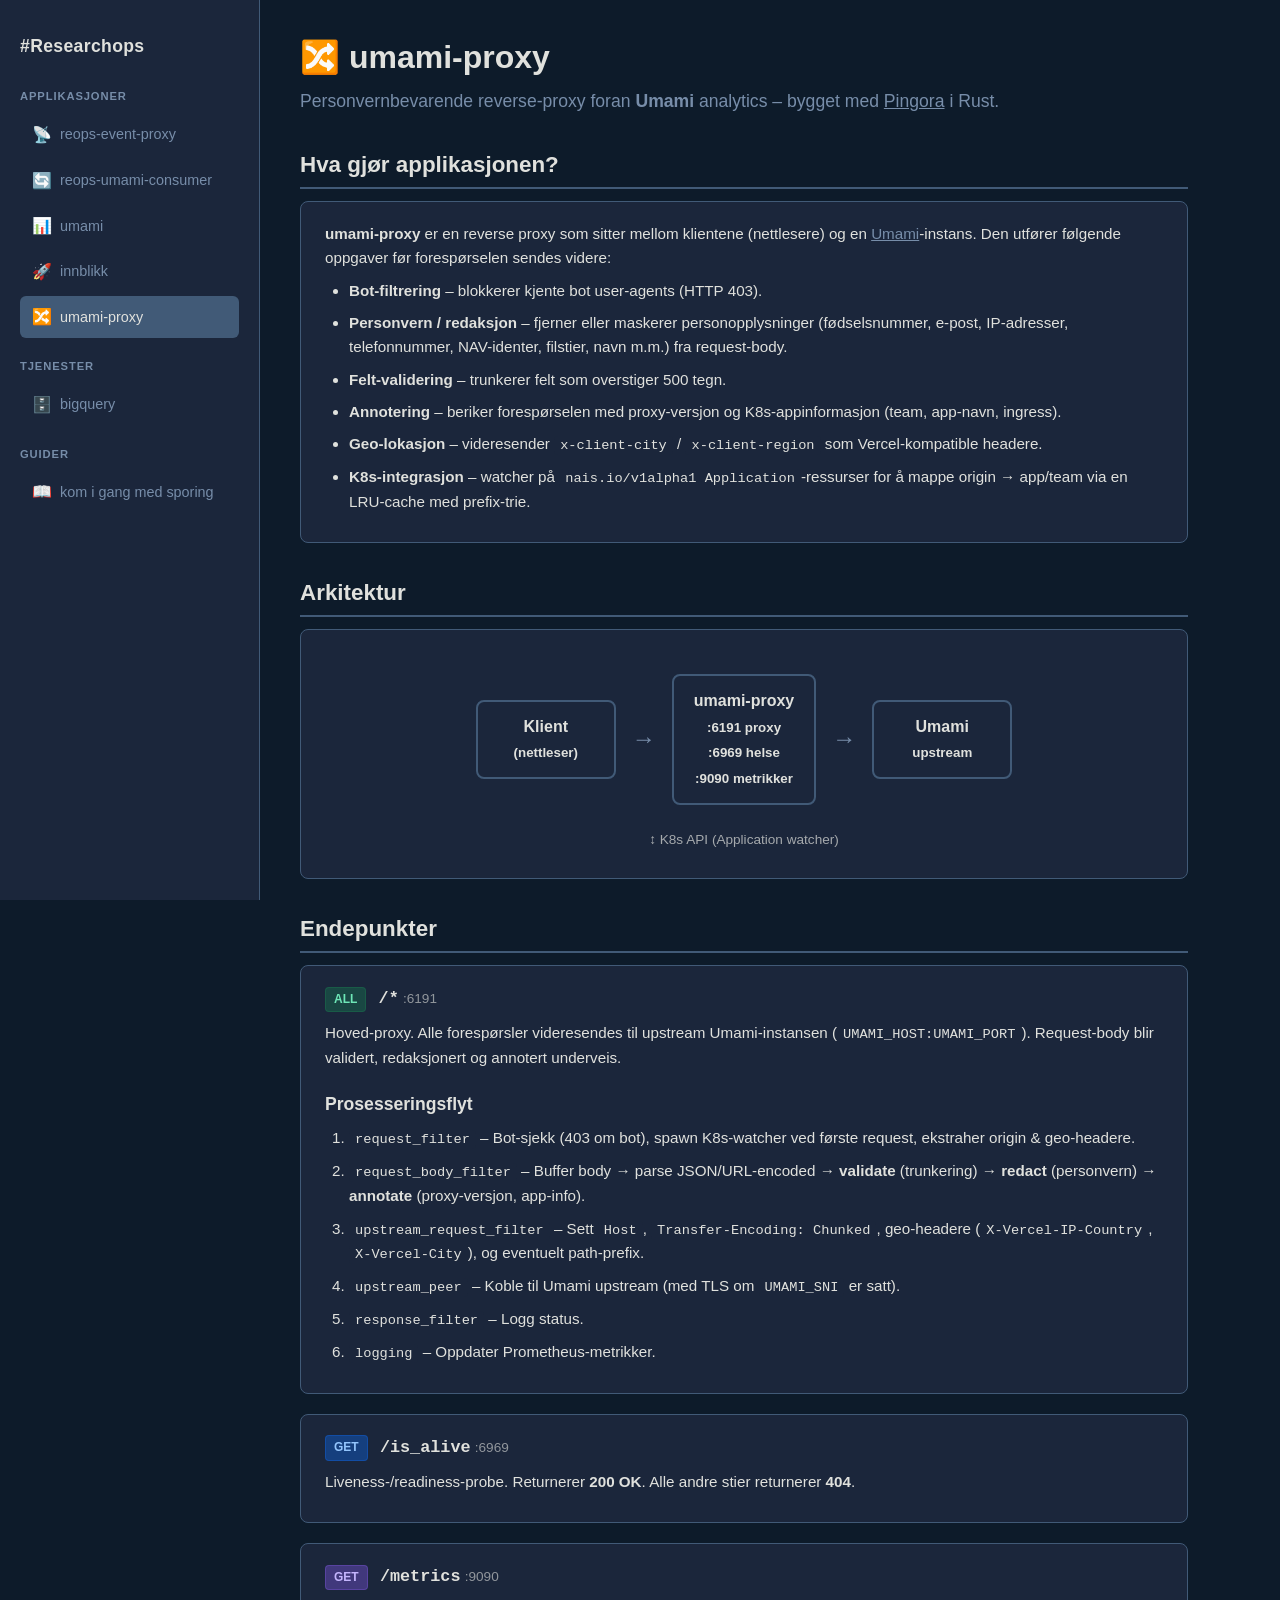
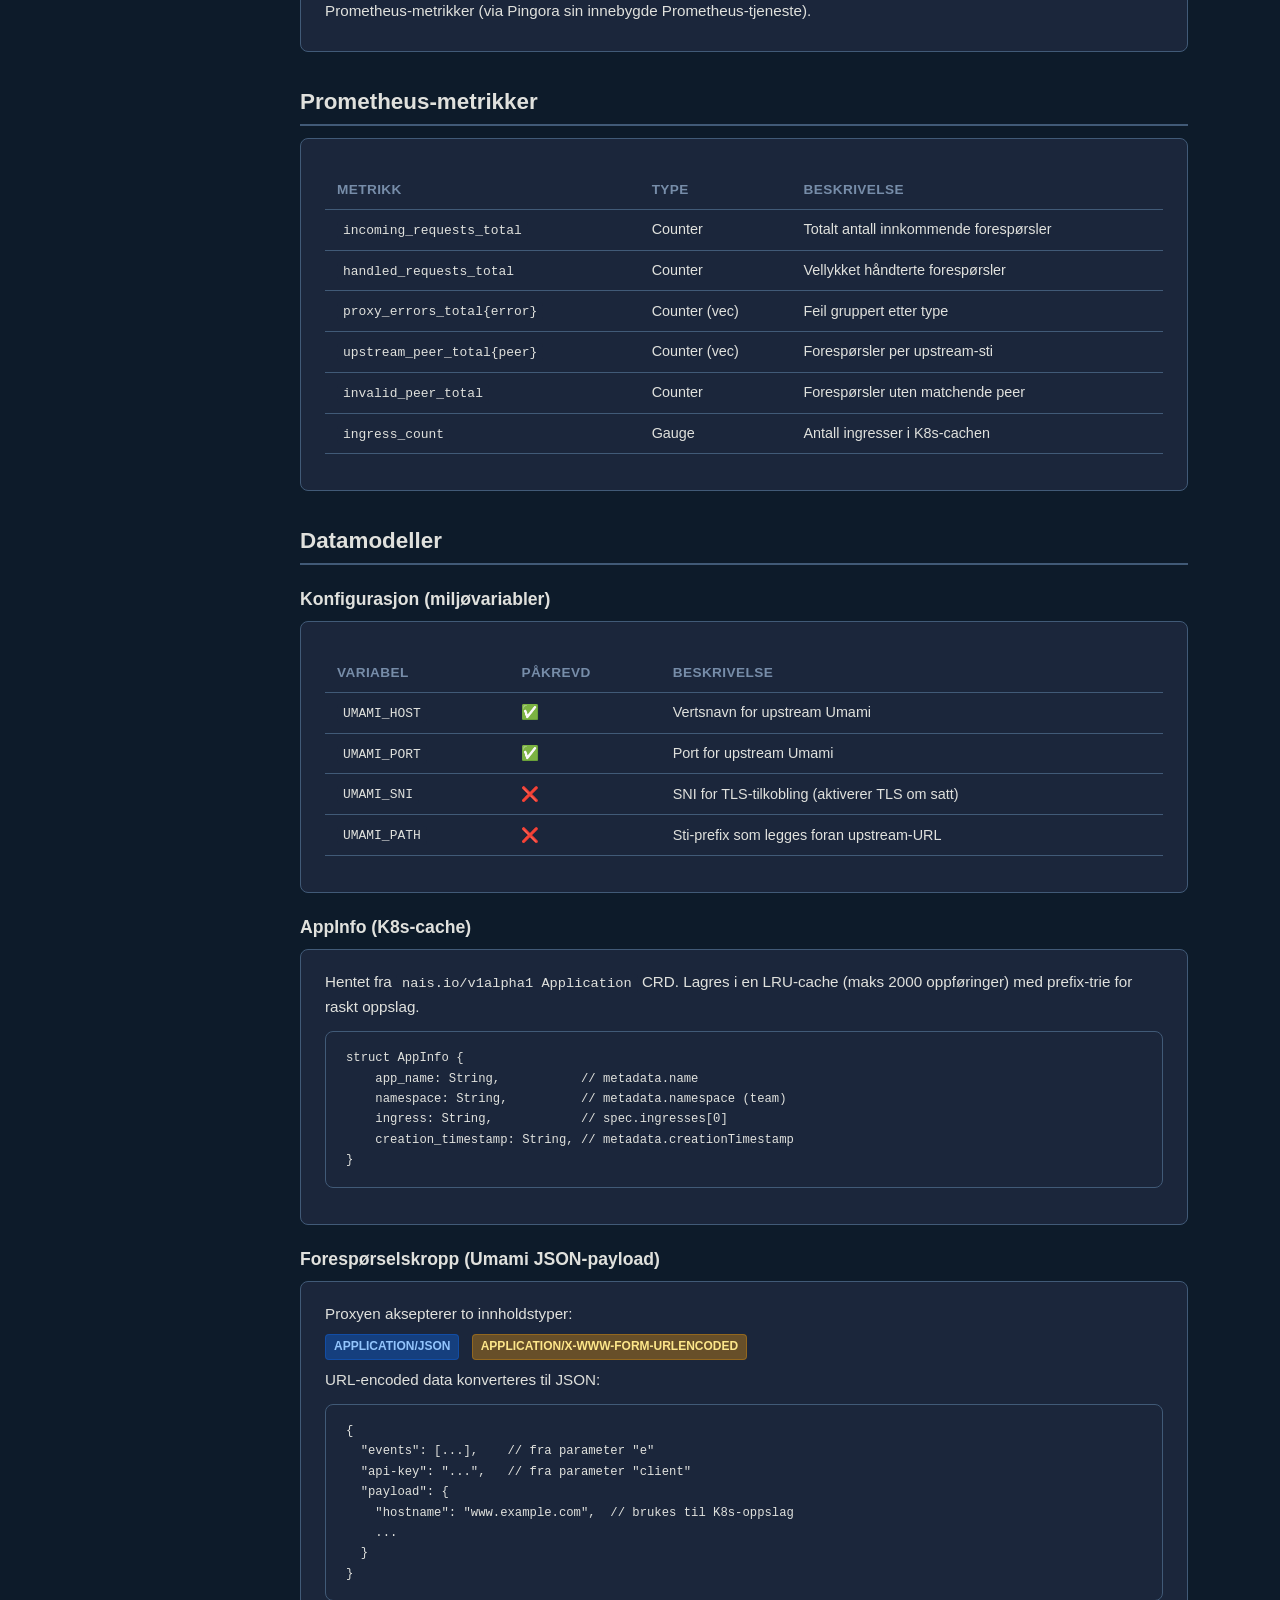
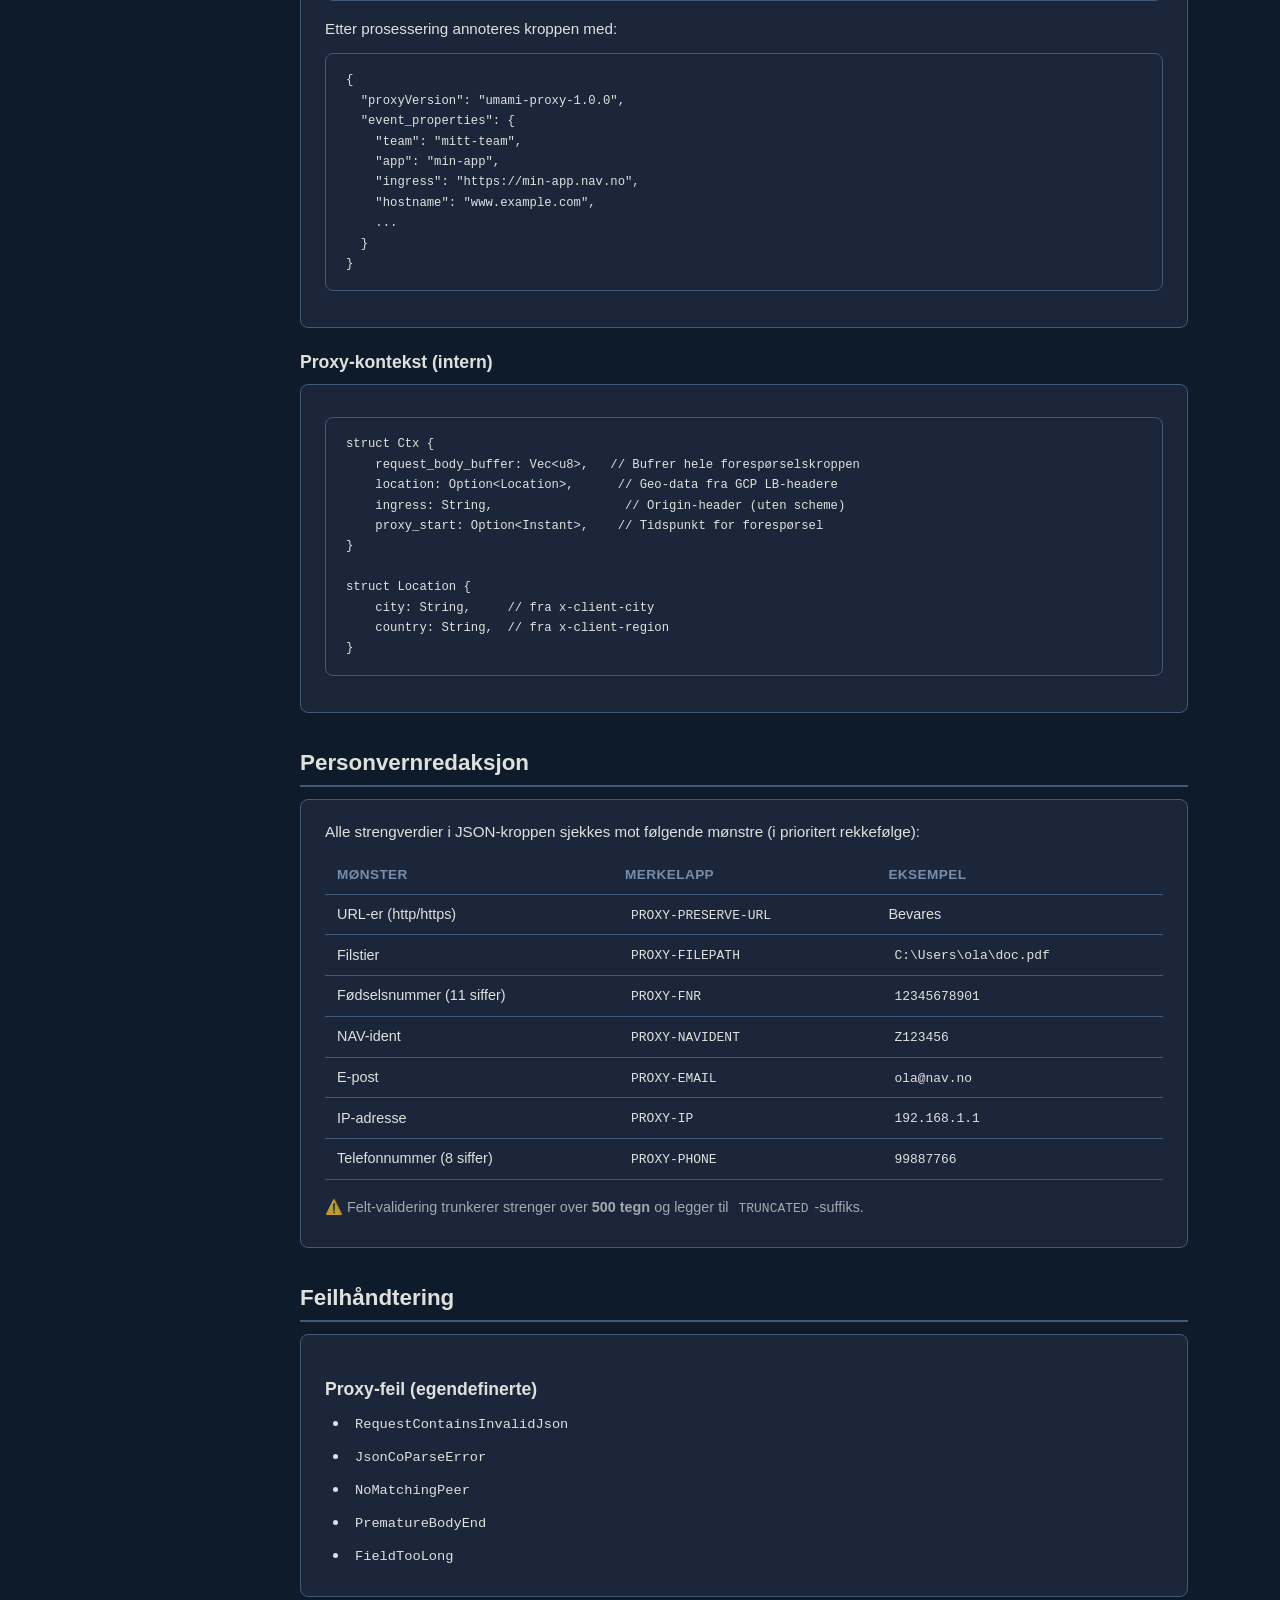
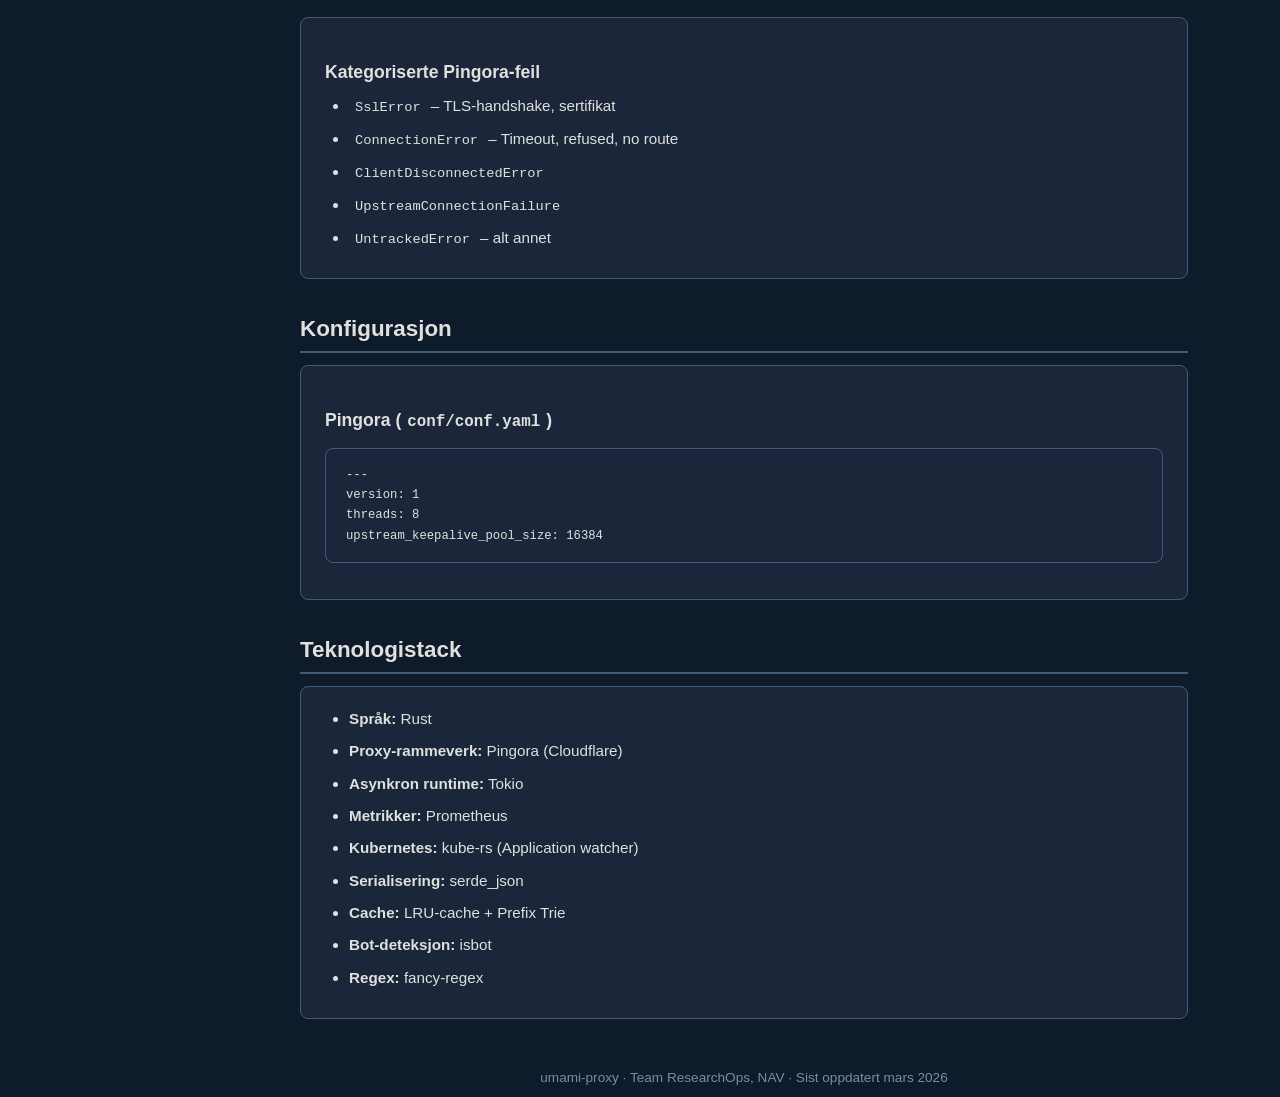
<file: docs/apps/umami-proxy.html>
<!DOCTYPE html>
<html lang="no">
<head>
    <meta charset="UTF-8">
    <meta name="viewport" content="width=device-width, initial-scale=1.0">
    <title>umami-proxy – Dokumentasjon</title>
    <link rel="stylesheet" href="../css/shared.css">
    <link rel="stylesheet" href="../css/app-page.css">
    <script defer src="../js/youknowit.js"></script>
</head>
<body>
    <aside class="sidebar" id="sidebar"></aside>
    <script src="../js/sidebar.js"></script>
    <div class="content">

    <h1>🔀 umami-proxy</h1>
    <p class="subtitle">Personvernbevarende reverse-proxy foran <strong>Umami</strong> analytics – bygget med <a href="https://github.com/cloudflare/pingora">Pingora</a> i Rust.</p>

    <!-- ───── Oversikt ───── -->
    <h2>Hva gjør applikasjonen?</h2>
    <div class="card">
        <p><strong>umami-proxy</strong> er en reverse proxy som sitter mellom klientene (nettlesere) og en <a href="https://umami.is/">Umami</a>-instans. Den utfører følgende oppgaver før forespørselen sendes videre:</p>
        <ul>
            <li><strong>Bot-filtrering</strong> – blokkerer kjente bot user-agents (HTTP 403).</li>
            <li><strong>Personvern / redaksjon</strong> – fjerner eller maskerer personopplysninger (fødselsnummer, e-post, IP-adresser, telefonnummer, NAV-identer, filstier, navn m.m.) fra request-body.</li>
            <li><strong>Felt-validering</strong> – trunkerer felt som overstiger 500 tegn.</li>
            <li><strong>Annotering</strong> – beriker forespørselen med proxy-versjon og K8s-appinformasjon (team, app-navn, ingress).</li>
            <li><strong>Geo-lokasjon</strong> – videresender <code>x-client-city</code> / <code>x-client-region</code> som Vercel-kompatible headere.</li>
            <li><strong>K8s-integrasjon</strong> – watcher på <code>nais.io/v1alpha1 Application</code>-ressurser for å mappe origin → app/team via en LRU-cache med prefix-trie.</li>
        </ul>
    </div>

    <!-- ───── Arkitektur ───── -->
    <h2>Arkitektur</h2>
    <div class="card">
        <div class="arch">
            <div class="arch-box">Klient<br><small>(nettleser)</small></div>
            <div class="arch-arrow">→</div>
            <div class="arch-box">umami-proxy<br><small>:6191 proxy<br>:6969 helse<br>:9090 metrikker</small></div>
            <div class="arch-arrow">→</div>
            <div class="arch-box">Umami<br><small>upstream</small></div>
        </div>
        <p style="text-align:center;margin-top:.75rem;opacity:.7;font-size:.85rem;">↕ K8s API (Application watcher)</p>
    </div>

    <!-- ───── Endepunkter ───── -->
    <h2>Endepunkter</h2>

    <div class="card">
        <p><span class="badge post">ALL</span> <span style="font-family:monospace;font-size:1.05rem;font-weight:600">/*</span> <span style="opacity:.6;font-size:.85rem">:6191</span></p>
        <p>Hoved-proxy. Alle forespørsler videresendes til upstream Umami-instansen (<code>UMAMI_HOST:UMAMI_PORT</code>). Request-body blir validert, redaksjonert og annotert underveis.</p>

        <h3>Prosesseringsflyt</h3>
        <ol style="padding-left:1.5rem">
            <li><code>request_filter</code> – Bot-sjekk (403 om bot), spawn K8s-watcher ved første request, ekstraher origin &amp; geo-headere.</li>
            <li><code>request_body_filter</code> – Buffer body → parse JSON/URL-encoded → <strong>validate</strong> (trunkering) → <strong>redact</strong> (personvern) → <strong>annotate</strong> (proxy-versjon, app-info).</li>
            <li><code>upstream_request_filter</code> – Sett <code>Host</code>, <code>Transfer-Encoding: Chunked</code>, geo-headere (<code>X-Vercel-IP-Country</code>, <code>X-Vercel-City</code>), og eventuelt path-prefix.</li>
            <li><code>upstream_peer</code> – Koble til Umami upstream (med TLS om <code>UMAMI_SNI</code> er satt).</li>
            <li><code>response_filter</code> – Logg status.</li>
            <li><code>logging</code> – Oppdater Prometheus-metrikker.</li>
        </ol>
    </div>

    <div class="card">
        <p><span class="badge get">GET</span> <span style="font-family:monospace;font-size:1.05rem;font-weight:600">/is_alive</span> <span style="opacity:.6;font-size:.85rem">:6969</span></p>
        <p>Liveness-/readiness-probe. Returnerer <strong>200 OK</strong>. Alle andre stier returnerer <strong>404</strong>.</p>
    </div>

    <div class="card">
        <p><span class="badge" style="background:rgba(139,92,246,.35);color:#c4b5fd;border:1px solid rgba(139,92,246,.3)">GET</span> <span style="font-family:monospace;font-size:1.05rem;font-weight:600">/metrics</span> <span style="opacity:.6;font-size:.85rem">:9090</span></p>
        <p>Prometheus-metrikker (via Pingora sin innebygde Prometheus-tjeneste).</p>
    </div>

    <!-- ───── Metrikker ───── -->
    <h2>Prometheus-metrikker</h2>
    <div class="card">
        <table>
            <thead><tr><th>Metrikk</th><th>Type</th><th>Beskrivelse</th></tr></thead>
            <tbody>
                <tr><td><code>incoming_requests_total</code></td><td>Counter</td><td>Totalt antall innkommende forespørsler</td></tr>
                <tr><td><code>handled_requests_total</code></td><td>Counter</td><td>Vellykket håndterte forespørsler</td></tr>
                <tr><td><code>proxy_errors_total{error}</code></td><td>Counter (vec)</td><td>Feil gruppert etter type</td></tr>
                <tr><td><code>upstream_peer_total{peer}</code></td><td>Counter (vec)</td><td>Forespørsler per upstream-sti</td></tr>
                <tr><td><code>invalid_peer_total</code></td><td>Counter</td><td>Forespørsler uten matchende peer</td></tr>
                <tr><td><code>ingress_count</code></td><td>Gauge</td><td>Antall ingresser i K8s-cachen</td></tr>
            </tbody>
        </table>
    </div>

    <!-- ───── Datamodeller ───── -->
    <h2>Datamodeller</h2>

    <h3>Konfigurasjon (miljøvariabler)</h3>
    <div class="card">
        <table>
            <thead><tr><th>Variabel</th><th>Påkrevd</th><th>Beskrivelse</th></tr></thead>
            <tbody>
                <tr><td><code>UMAMI_HOST</code></td><td>✅</td><td>Vertsnavn for upstream Umami</td></tr>
                <tr><td><code>UMAMI_PORT</code></td><td>✅</td><td>Port for upstream Umami</td></tr>
                <tr><td><code>UMAMI_SNI</code></td><td>❌</td><td>SNI for TLS-tilkobling (aktiverer TLS om satt)</td></tr>
                <tr><td><code>UMAMI_PATH</code></td><td>❌</td><td>Sti-prefix som legges foran upstream-URL</td></tr>
            </tbody>
        </table>
    </div>

    <h3>AppInfo (K8s-cache)</h3>
    <div class="card">
        <p>Hentet fra <code>nais.io/v1alpha1 Application</code> CRD. Lagres i en LRU-cache (maks 2000 oppføringer) med prefix-trie for raskt oppslag.</p>
<pre><code>struct AppInfo {
    app_name: String,           // metadata.name
    namespace: String,          // metadata.namespace (team)
    ingress: String,            // spec.ingresses[0]
    creation_timestamp: String, // metadata.creationTimestamp
}</code></pre>
    </div>

    <h3>Forespørselskropp (Umami JSON-payload)</h3>
    <div class="card">
        <p>Proxyen aksepterer to innholdstyper:</p>
        <p style="margin:.5rem 0">
            <span class="badge get">application/json</span>
            <span class="badge" style="background:rgba(245,158,11,.35);color:#fde68a;border:1px solid rgba(245,158,11,.3)">application/x-www-form-urlencoded</span>
        </p>
        <p>URL-encoded data konverteres til JSON:</p>
<pre><code>{
  "events": [...],    // fra parameter "e"
  "api-key": "...",   // fra parameter "client"
  "payload": {
    "hostname": "www.example.com",  // brukes til K8s-oppslag
    ...
  }
}</code></pre>
        <p>Etter prosessering annoteres kroppen med:</p>
<pre><code>{
  "proxyVersion": "umami-proxy-1.0.0",
  "event_properties": {
    "team": "mitt-team",
    "app": "min-app",
    "ingress": "https://min-app.nav.no",
    "hostname": "www.example.com",
    ...
  }
}</code></pre>
    </div>

    <h3>Proxy-kontekst (intern)</h3>
    <div class="card">
<pre><code>struct Ctx {
    request_body_buffer: Vec&lt;u8&gt;,   // Bufrer hele forespørselskroppen
    location: Option&lt;Location&gt;,      // Geo-data fra GCP LB-headere
    ingress: String,                  // Origin-header (uten scheme)
    proxy_start: Option&lt;Instant&gt;,    // Tidspunkt for forespørsel
}

struct Location {
    city: String,     // fra x-client-city
    country: String,  // fra x-client-region
}</code></pre>
    </div>

    <!-- ───── Personvernredaksjon ───── -->
    <h2>Personvernredaksjon</h2>
    <div class="card">
        <p>Alle strengverdier i JSON-kroppen sjekkes mot følgende mønstre (i prioritert rekkefølge):</p>
        <table>
            <thead><tr><th>Mønster</th><th>Merkelapp</th><th>Eksempel</th></tr></thead>
            <tbody>
                <tr><td>URL-er (http/https)</td><td><code>PROXY-PRESERVE-URL</code></td><td>Bevares</td></tr>
                <tr><td>Filstier</td><td><code>PROXY-FILEPATH</code></td><td><code>C:\Users\ola\doc.pdf</code></td></tr>
                <tr><td>Fødselsnummer (11 siffer)</td><td><code>PROXY-FNR</code></td><td><code>12345678901</code></td></tr>
                <tr><td>NAV-ident</td><td><code>PROXY-NAVIDENT</code></td><td><code>Z123456</code></td></tr>
                <tr><td>E-post</td><td><code>PROXY-EMAIL</code></td><td><code>ola@nav.no</code></td></tr>
                <tr><td>IP-adresse</td><td><code>PROXY-IP</code></td><td><code>192.168.1.1</code></td></tr>
                <tr><td>Telefonnummer (8 siffer)</td><td><code>PROXY-PHONE</code></td><td><code>99887766</code></td></tr>
            </tbody>
        </table>
        <p style="margin-top:.75rem;opacity:.7;font-size:.9rem;">
            ⚠️ Felt-validering trunkerer strenger over <strong>500 tegn</strong> og legger til <code>TRUNCATED</code>-suffiks.
        </p>
    </div>

    <!-- ───── Feilhåndtering ───── -->
    <h2>Feilhåndtering</h2>

    <div class="card">
        <h3>Proxy-feil (egendefinerte)</h3>
        <ul>
            <li><code>RequestContainsInvalidJson</code></li>
            <li><code>JsonCoParseError</code></li>
            <li><code>NoMatchingPeer</code></li>
            <li><code>PrematureBodyEnd</code></li>
            <li><code>FieldTooLong</code></li>
        </ul>
    </div>

    <div class="card">
        <h3>Kategoriserte Pingora-feil</h3>
        <ul>
            <li><code>SslError</code> – TLS-handshake, sertifikat</li>
            <li><code>ConnectionError</code> – Timeout, refused, no route</li>
            <li><code>ClientDisconnectedError</code></li>
            <li><code>UpstreamConnectionFailure</code></li>
            <li><code>UntrackedError</code> – alt annet</li>
        </ul>
    </div>

    <!-- ───── Konfigurasjon ───── -->
    <h2>Konfigurasjon</h2>
    <div class="card">
        <h3>Pingora (<code>conf/conf.yaml</code>)</h3>
<pre><code>---
version: 1
threads: 8
upstream_keepalive_pool_size: 16384</code></pre>
    </div>

    <!-- ───── Teknologistack ───── -->
    <h2>Teknologistack</h2>
    <div class="card">
        <ul>
            <li><strong>Språk:</strong> Rust</li>
            <li><strong>Proxy-rammeverk:</strong> Pingora (Cloudflare)</li>
            <li><strong>Asynkron runtime:</strong> Tokio</li>
            <li><strong>Metrikker:</strong> Prometheus</li>
            <li><strong>Kubernetes:</strong> kube-rs (Application watcher)</li>
            <li><strong>Serialisering:</strong> serde_json</li>
            <li><strong>Cache:</strong> LRU-cache + Prefix Trie</li>
            <li><strong>Bot-deteksjon:</strong> isbot</li>
            <li><strong>Regex:</strong> fancy-regex</li>
        </ul>
    </div>

    <footer>
        umami-proxy &middot; Team ResearchOps, NAV &middot; Sist oppdatert mars 2026
    </footer>

    </div>
</body>
</html>
</file>
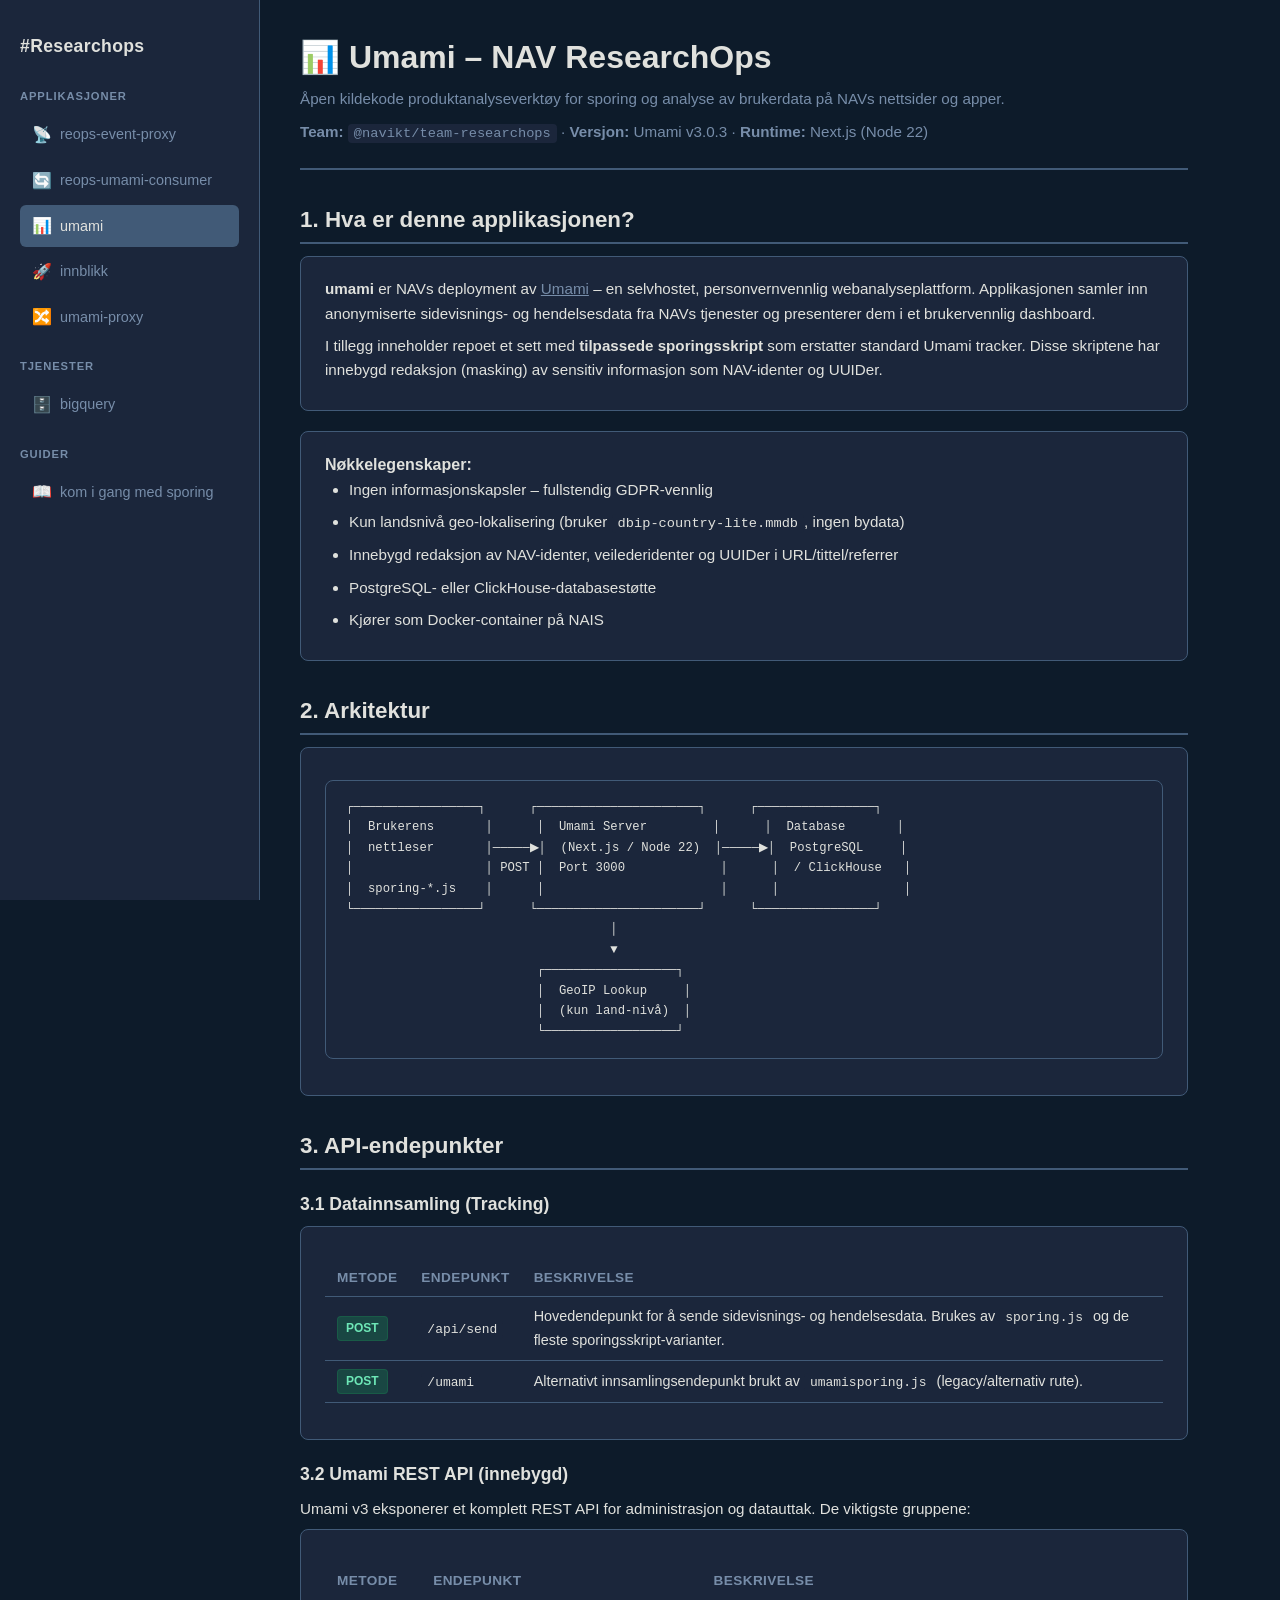
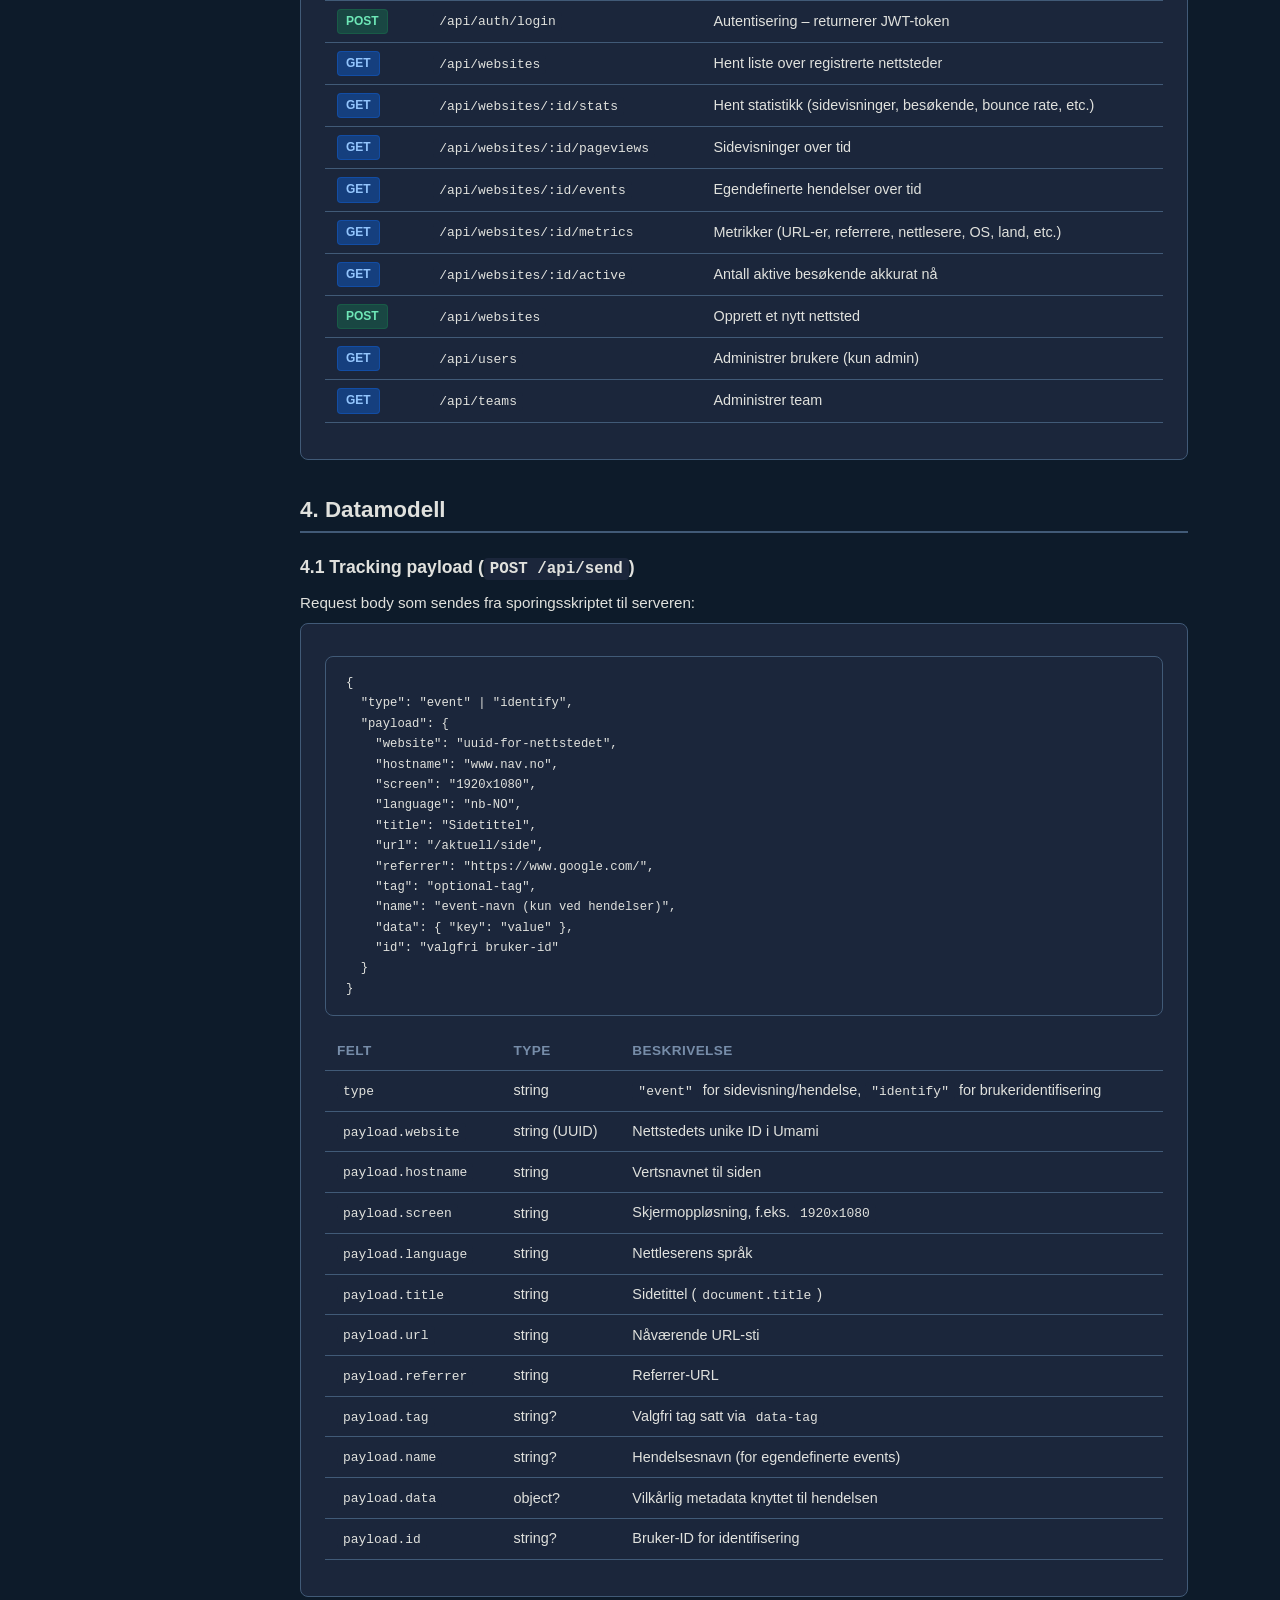
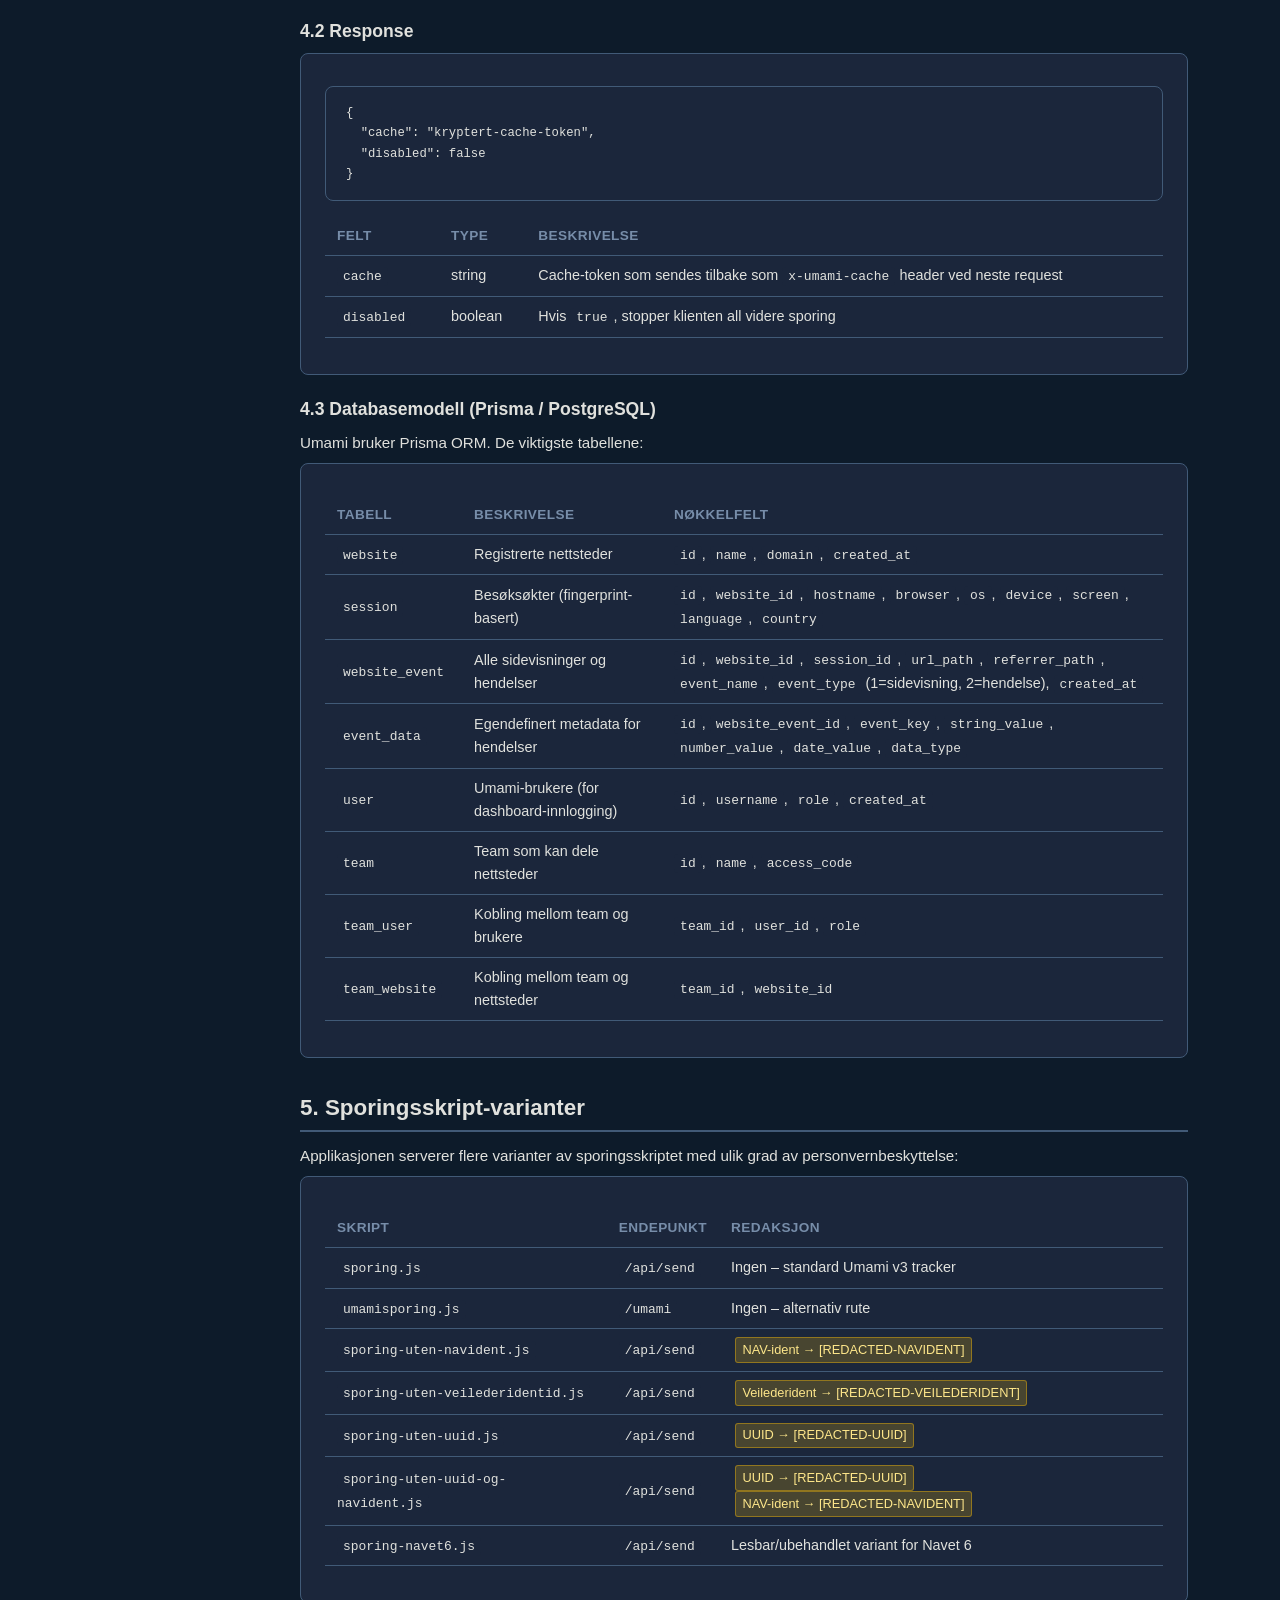
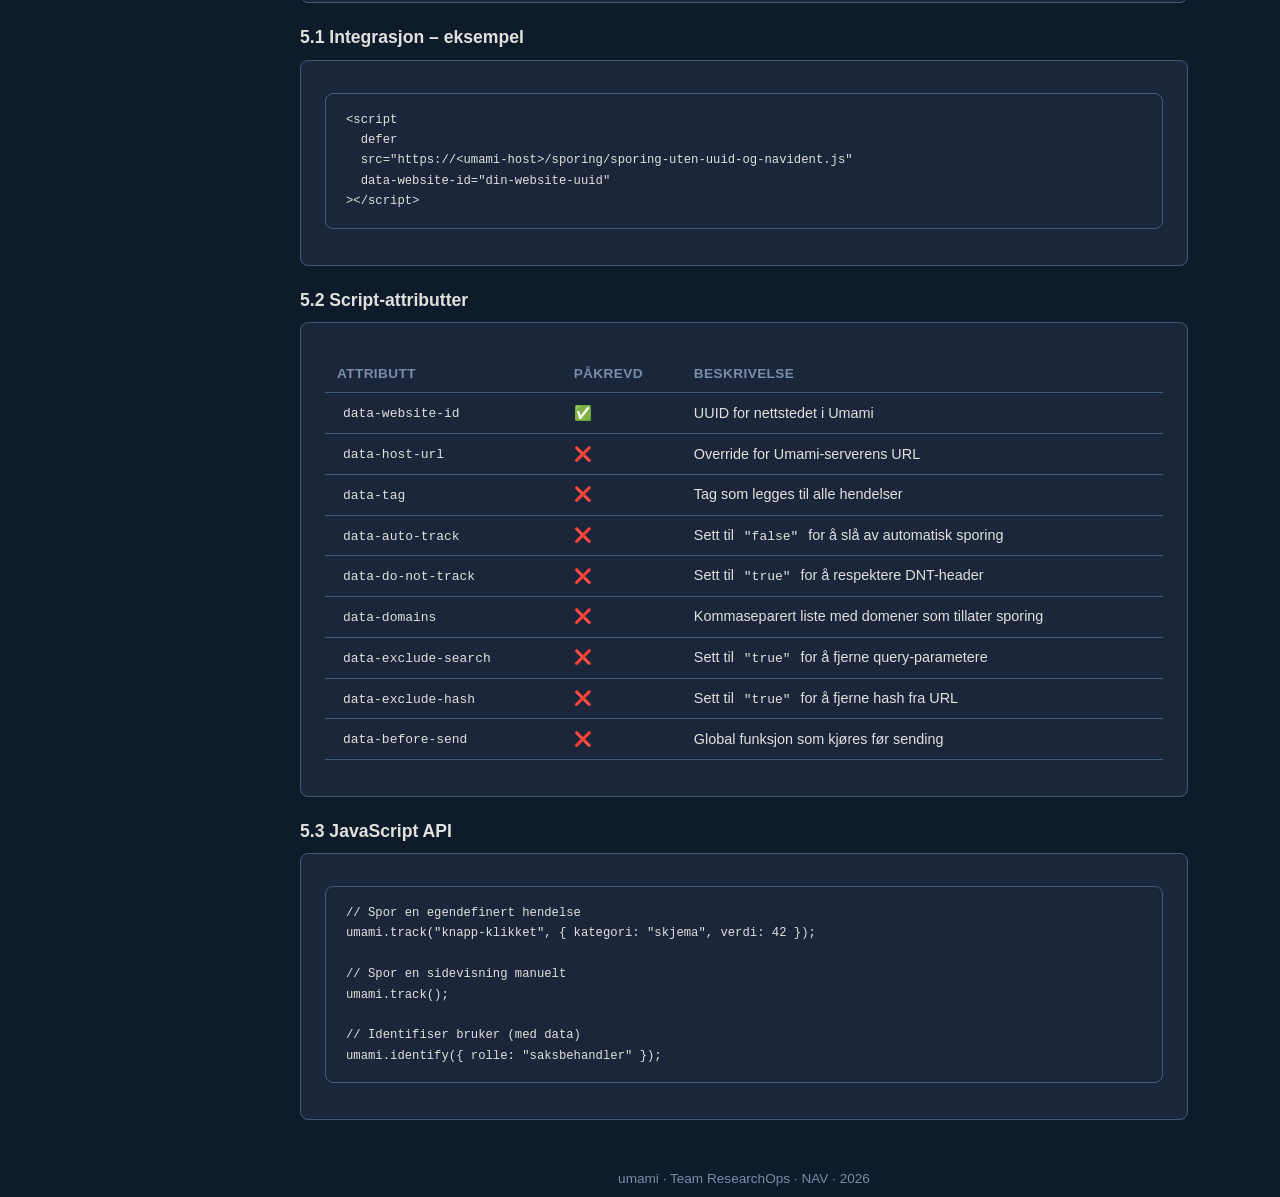
<file: docs/apps/umami.html>
<!DOCTYPE html>
<html lang="no">
<head>
    <meta charset="UTF-8">
    <meta name="viewport" content="width=device-width, initial-scale=1.0">
    <title>Umami – Applikasjonsdokumentasjon</title>
    <link rel="stylesheet" href="../css/shared.css">
    <link rel="stylesheet" href="../css/app-page.css">
    <script defer src="../js/youknowit.js"></script>
</head>
<body>
    <aside class="sidebar" id="sidebar"></aside>
    <script src="../js/sidebar.js"></script>
    <div class="content">

    <header>
        <h1>📊 Umami – NAV ResearchOps</h1>
        <p>Åpen kildekode produktanalyseverktøy for sporing og analyse av brukerdata på NAVs nettsider og apper.</p>
        <p><strong>Team:</strong> <code>@navikt/team-researchops</code> · <strong>Versjon:</strong> Umami v3.0.3 · <strong>Runtime:</strong> Next.js (Node 22)</p>
    </header>

    <!-- ============================== -->
    <h2>1. Hva er denne applikasjonen?</h2>
    <div class="card">
        <p>
            <strong>umami</strong> er NAVs deployment av <a href="https://github.com/umami-software/umami" target="_blank">Umami</a> –
            en selvhostet, personvernvennlig webanalyseplattform. Applikasjonen samler inn anonymiserte sidevisnings- og hendelsesdata
            fra NAVs tjenester og presenterer dem i et brukervennlig dashboard.
        </p>
        <p>I tillegg inneholder repoet et sett med <strong>tilpassede sporingsskript</strong> som erstatter standard Umami tracker.
           Disse skriptene har innebygd redaksjon (masking) av sensitiv informasjon som NAV-identer og UUIDer.</p>
    </div>

    <div class="card">
        <strong>Nøkkelegenskaper:</strong>
        <ul>
            <li>Ingen informasjonskapsler – fullstendig GDPR-vennlig</li>
            <li>Kun landsnivå geo-lokalisering (bruker <code>dbip-country-lite.mmdb</code>, ingen bydata)</li>
            <li>Innebygd redaksjon av NAV-identer, veilederidenter og UUIDer i URL/tittel/referrer</li>
            <li>PostgreSQL- eller ClickHouse-databasestøtte</li>
            <li>Kjører som Docker-container på NAIS</li>
        </ul>
    </div>

    <!-- ============================== -->
    <h2>2. Arkitektur</h2>
    <div class="card">
<pre><code>┌─────────────────┐      ┌──────────────────────┐      ┌────────────────┐
│  Brukerens       │      │  Umami Server         │      │  Database       │
│  nettleser       │─────▶│  (Next.js / Node 22)  │─────▶│  PostgreSQL     │
│                  │ POST │  Port 3000             │      │  / ClickHouse   │
│  sporing-*.js    │      │                        │      │                 │
└─────────────────┘      └──────────────────────┘      └────────────────┘
                                    │
                                    ▼
                          ┌──────────────────┐
                          │  GeoIP Lookup     │
                          │  (kun land-nivå)  │
                          └──────────────────┘</code></pre>
    </div>

    <!-- ============================== -->
    <h2>3. API-endepunkter</h2>

    <h3>3.1 Datainnsamling (Tracking)</h3>
    <div class="card">
        <table>
            <thead>
                <tr><th>Metode</th><th>Endepunkt</th><th>Beskrivelse</th></tr>
            </thead>
            <tbody>
                <tr>
                    <td><span class="badge badge-post">POST</span></td>
                    <td><code>/api/send</code></td>
                    <td>Hovedendepunkt for å sende sidevisnings- og hendelsesdata. Brukes av <code>sporing.js</code> og de fleste sporingsskript-varianter.</td>
                </tr>
                <tr>
                    <td><span class="badge badge-post">POST</span></td>
                    <td><code>/umami</code></td>
                    <td>Alternativt innsamlingsendepunkt brukt av <code>umamisporing.js</code> (legacy/alternativ rute).</td>
                </tr>
            </tbody>
        </table>
    </div>

    <h3>3.2 Umami REST API (innebygd)</h3>
    <p>Umami v3 eksponerer et komplett REST API for administrasjon og datauttak. De viktigste gruppene:</p>
    <div class="card">
        <table>
            <thead>
                <tr><th>Metode</th><th>Endepunkt</th><th>Beskrivelse</th></tr>
            </thead>
            <tbody>
                <tr><td><span class="badge badge-post">POST</span></td><td><code>/api/auth/login</code></td><td>Autentisering – returnerer JWT-token</td></tr>
                <tr><td><span class="badge badge-get">GET</span></td><td><code>/api/websites</code></td><td>Hent liste over registrerte nettsteder</td></tr>
                <tr><td><span class="badge badge-get">GET</span></td><td><code>/api/websites/:id/stats</code></td><td>Hent statistikk (sidevisninger, besøkende, bounce rate, etc.)</td></tr>
                <tr><td><span class="badge badge-get">GET</span></td><td><code>/api/websites/:id/pageviews</code></td><td>Sidevisninger over tid</td></tr>
                <tr><td><span class="badge badge-get">GET</span></td><td><code>/api/websites/:id/events</code></td><td>Egendefinerte hendelser over tid</td></tr>
                <tr><td><span class="badge badge-get">GET</span></td><td><code>/api/websites/:id/metrics</code></td><td>Metrikker (URL-er, referrere, nettlesere, OS, land, etc.)</td></tr>
                <tr><td><span class="badge badge-get">GET</span></td><td><code>/api/websites/:id/active</code></td><td>Antall aktive besøkende akkurat nå</td></tr>
                <tr><td><span class="badge badge-post">POST</span></td><td><code>/api/websites</code></td><td>Opprett et nytt nettsted</td></tr>
                <tr><td><span class="badge badge-get">GET</span></td><td><code>/api/users</code></td><td>Administrer brukere (kun admin)</td></tr>
                <tr><td><span class="badge badge-get">GET</span></td><td><code>/api/teams</code></td><td>Administrer team</td></tr>
            </tbody>
        </table>
    </div>

    <!-- ============================== -->
    <h2>4. Datamodell</h2>

    <h3>4.1 Tracking payload (<code>POST /api/send</code>)</h3>
    <p>Request body som sendes fra sporingsskriptet til serveren:</p>
    <div class="card">
<pre><code>{
  "type": "event" | "identify",
  "payload": {
    "website": "uuid-for-nettstedet",
    "hostname": "www.nav.no",
    "screen": "1920x1080",
    "language": "nb-NO",
    "title": "Sidetittel",
    "url": "/aktuell/side",
    "referrer": "https://www.google.com/",
    "tag": "optional-tag",
    "name": "event-navn (kun ved hendelser)",
    "data": { "key": "value" },
    "id": "valgfri bruker-id"
  }
}</code></pre>

        <table>
            <thead><tr><th>Felt</th><th>Type</th><th>Beskrivelse</th></tr></thead>
            <tbody>
                <tr><td><code>type</code></td><td>string</td><td><code>"event"</code> for sidevisning/hendelse, <code>"identify"</code> for brukeridentifisering</td></tr>
                <tr><td><code>payload.website</code></td><td>string (UUID)</td><td>Nettstedets unike ID i Umami</td></tr>
                <tr><td><code>payload.hostname</code></td><td>string</td><td>Vertsnavnet til siden</td></tr>
                <tr><td><code>payload.screen</code></td><td>string</td><td>Skjermoppløsning, f.eks. <code>1920x1080</code></td></tr>
                <tr><td><code>payload.language</code></td><td>string</td><td>Nettleserens språk</td></tr>
                <tr><td><code>payload.title</code></td><td>string</td><td>Sidetittel (<code>document.title</code>)</td></tr>
                <tr><td><code>payload.url</code></td><td>string</td><td>Nåværende URL-sti</td></tr>
                <tr><td><code>payload.referrer</code></td><td>string</td><td>Referrer-URL</td></tr>
                <tr><td><code>payload.tag</code></td><td>string?</td><td>Valgfri tag satt via <code>data-tag</code></td></tr>
                <tr><td><code>payload.name</code></td><td>string?</td><td>Hendelsesnavn (for egendefinerte events)</td></tr>
                <tr><td><code>payload.data</code></td><td>object?</td><td>Vilkårlig metadata knyttet til hendelsen</td></tr>
                <tr><td><code>payload.id</code></td><td>string?</td><td>Bruker-ID for identifisering</td></tr>
            </tbody>
        </table>
    </div>

    <h3>4.2 Response</h3>
    <div class="card">
<pre><code>{
  "cache": "kryptert-cache-token",
  "disabled": false
}</code></pre>
        <table>
            <thead><tr><th>Felt</th><th>Type</th><th>Beskrivelse</th></tr></thead>
            <tbody>
                <tr><td><code>cache</code></td><td>string</td><td>Cache-token som sendes tilbake som <code>x-umami-cache</code> header ved neste request</td></tr>
                <tr><td><code>disabled</code></td><td>boolean</td><td>Hvis <code>true</code>, stopper klienten all videre sporing</td></tr>
            </tbody>
        </table>
    </div>

    <h3>4.3 Databasemodell (Prisma / PostgreSQL)</h3>
    <p>Umami bruker Prisma ORM. De viktigste tabellene:</p>
    <div class="card">
        <table>
            <thead><tr><th>Tabell</th><th>Beskrivelse</th><th>Nøkkelfelt</th></tr></thead>
            <tbody>
                <tr><td><code>website</code></td><td>Registrerte nettsteder</td><td><code>id</code>, <code>name</code>, <code>domain</code>, <code>created_at</code></td></tr>
                <tr><td><code>session</code></td><td>Besøksøkter (fingerprint-basert)</td><td><code>id</code>, <code>website_id</code>, <code>hostname</code>, <code>browser</code>, <code>os</code>, <code>device</code>, <code>screen</code>, <code>language</code>, <code>country</code></td></tr>
                <tr><td><code>website_event</code></td><td>Alle sidevisninger og hendelser</td><td><code>id</code>, <code>website_id</code>, <code>session_id</code>, <code>url_path</code>, <code>referrer_path</code>, <code>event_name</code>, <code>event_type</code> (1=sidevisning, 2=hendelse), <code>created_at</code></td></tr>
                <tr><td><code>event_data</code></td><td>Egendefinert metadata for hendelser</td><td><code>id</code>, <code>website_event_id</code>, <code>event_key</code>, <code>string_value</code>, <code>number_value</code>, <code>date_value</code>, <code>data_type</code></td></tr>
                <tr><td><code>user</code></td><td>Umami-brukere (for dashboard-innlogging)</td><td><code>id</code>, <code>username</code>, <code>role</code>, <code>created_at</code></td></tr>
                <tr><td><code>team</code></td><td>Team som kan dele nettsteder</td><td><code>id</code>, <code>name</code>, <code>access_code</code></td></tr>
                <tr><td><code>team_user</code></td><td>Kobling mellom team og brukere</td><td><code>team_id</code>, <code>user_id</code>, <code>role</code></td></tr>
                <tr><td><code>team_website</code></td><td>Kobling mellom team og nettsteder</td><td><code>team_id</code>, <code>website_id</code></td></tr>
            </tbody>
        </table>
    </div>

    <!-- ============================== -->
    <h2>5. Sporingsskript-varianter</h2>
    <p>Applikasjonen serverer flere varianter av sporingsskriptet med ulik grad av personvernbeskyttelse:</p>

    <div class="card">
        <table>
            <thead><tr><th>Skript</th><th>Endepunkt</th><th>Redaksjon</th></tr></thead>
            <tbody>
                <tr>
                    <td><code>sporing.js</code></td>
                    <td><code>/api/send</code></td>
                    <td>Ingen – standard Umami v3 tracker</td>
                </tr>
                <tr>
                    <td><code>umamisporing.js</code></td>
                    <td><code>/umami</code></td>
                    <td>Ingen – alternativ rute</td>
                </tr>
                <tr>
                    <td><code>sporing-uten-navident.js</code></td>
                    <td><code>/api/send</code></td>
                    <td><span class="redact-tag">NAV-ident → [REDACTED-NAVIDENT]</span></td>
                </tr>
                <tr>
                    <td><code>sporing-uten-veilederidentid.js</code></td>
                    <td><code>/api/send</code></td>
                    <td><span class="redact-tag">Veilederident → [REDACTED-VEILEDERIDENT]</span></td>
                </tr>
                <tr>
                    <td><code>sporing-uten-uuid.js</code></td>
                    <td><code>/api/send</code></td>
                    <td><span class="redact-tag">UUID → [REDACTED-UUID]</span></td>
                </tr>
                <tr>
                    <td><code>sporing-uten-uuid-og-navident.js</code></td>
                    <td><code>/api/send</code></td>
                    <td>
                        <span class="redact-tag">UUID → [REDACTED-UUID]</span>
                        <span class="redact-tag">NAV-ident → [REDACTED-NAVIDENT]</span>
                    </td>
                </tr>
                <tr>
                    <td><code>sporing-navet6.js</code></td>
                    <td><code>/api/send</code></td>
                    <td>Lesbar/ubehandlet variant for Navet 6</td>
                </tr>
            </tbody>
        </table>
    </div>

    <h3>5.1 Integrasjon – eksempel</h3>
    <div class="card">
<pre><code>&lt;script
  defer
  src="https://&lt;umami-host&gt;/sporing/sporing-uten-uuid-og-navident.js"
  data-website-id="din-website-uuid"
&gt;&lt;/script&gt;</code></pre>
    </div>

    <h3>5.2 Script-attributter</h3>
    <div class="card">
        <table>
            <thead><tr><th>Attributt</th><th>Påkrevd</th><th>Beskrivelse</th></tr></thead>
            <tbody>
                <tr><td><code>data-website-id</code></td><td>✅</td><td>UUID for nettstedet i Umami</td></tr>
                <tr><td><code>data-host-url</code></td><td>❌</td><td>Override for Umami-serverens URL</td></tr>
                <tr><td><code>data-tag</code></td><td>❌</td><td>Tag som legges til alle hendelser</td></tr>
                <tr><td><code>data-auto-track</code></td><td>❌</td><td>Sett til <code>"false"</code> for å slå av automatisk sporing</td></tr>
                <tr><td><code>data-do-not-track</code></td><td>❌</td><td>Sett til <code>"true"</code> for å respektere DNT-header</td></tr>
                <tr><td><code>data-domains</code></td><td>❌</td><td>Kommaseparert liste med domener som tillater sporing</td></tr>
                <tr><td><code>data-exclude-search</code></td><td>❌</td><td>Sett til <code>"true"</code> for å fjerne query-parametere</td></tr>
                <tr><td><code>data-exclude-hash</code></td><td>❌</td><td>Sett til <code>"true"</code> for å fjerne hash fra URL</td></tr>
                <tr><td><code>data-before-send</code></td><td>❌</td><td>Global funksjon som kjøres før sending</td></tr>
            </tbody>
        </table>
    </div>

    <h3>5.3 JavaScript API</h3>
    <div class="card">
<pre><code>// Spor en egendefinert hendelse
umami.track("knapp-klikket", { kategori: "skjema", verdi: 42 });

// Spor en sidevisning manuelt
umami.track();

// Identifiser bruker (med data)
umami.identify({ rolle: "saksbehandler" });</code></pre>
    </div>

    <footer>
        umami · Team ResearchOps · NAV · 2026
    </footer>

    </div>
</body>
</html>
</file>
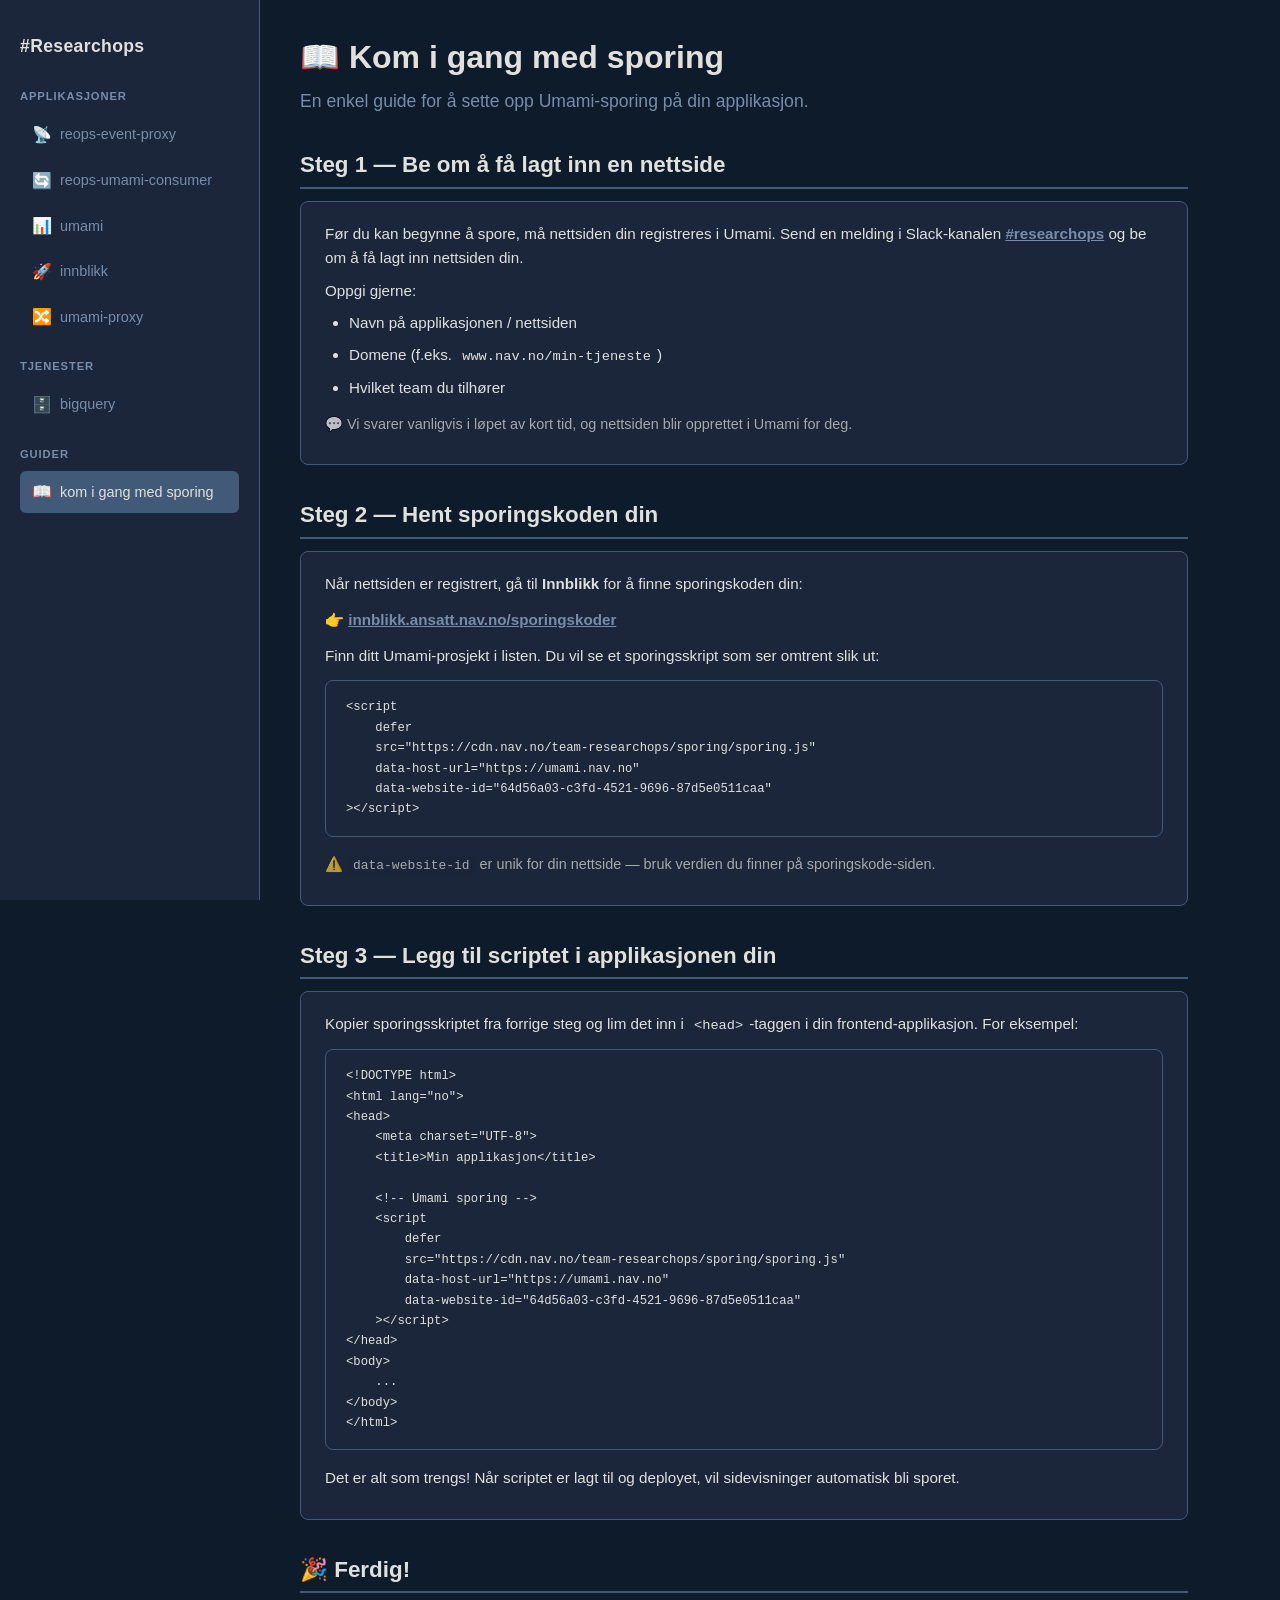
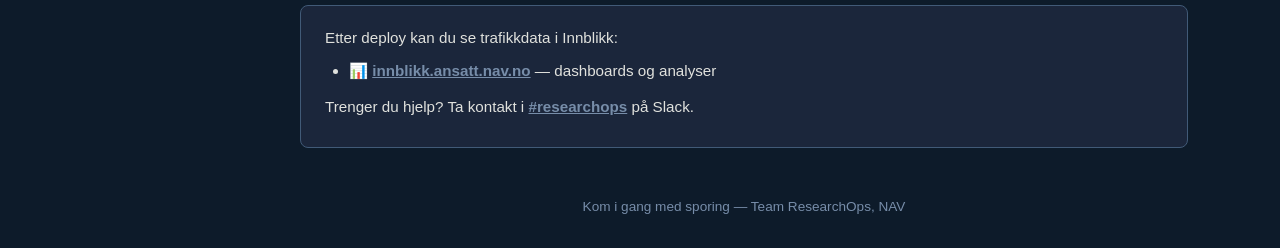
<file: docs/guider/kom-i-gang-med-sporing.html>
<!DOCTYPE html>
<html lang="no">
<head>
    <meta charset="UTF-8">
    <meta name="viewport" content="width=device-width, initial-scale=1.0">
    <title>Kom i gang med sporing – Guide</title>
    <link rel="stylesheet" href="../css/shared.css">
    <link rel="stylesheet" href="../css/app-page.css">
    <script defer src="../js/youknowit.js"></script>
</head>
<body>
    <aside class="sidebar" id="sidebar"></aside>
    <script src="../js/sidebar.js"></script>
    <div class="content">

    <h1>📖 Kom i gang med sporing</h1>
    <p class="subtitle">En enkel guide for å sette opp Umami-sporing på din applikasjon.</p>

    <!-- ───── Steg 1 ───── -->
    <h2>Steg 1 — Be om å få lagt inn en nettside</h2>
    <div class="card">
        <p>Før du kan begynne å spore, må nettsiden din registreres i Umami. Send en melding i Slack-kanalen
            <a href="https://nav-it.slack.com/archives/C02UGFS2J4B" target="_blank"><strong>#researchops</strong></a>
            og be om å få lagt inn nettsiden din.</p>
        <p>Oppgi gjerne:</p>
        <ul>
            <li>Navn på applikasjonen / nettsiden</li>
            <li>Domene (f.eks. <code>www.nav.no/min-tjeneste</code>)</li>
            <li>Hvilket team du tilhører</li>
        </ul>
        <p style="margin-top:.75rem;opacity:.7;font-size:.9rem;">
            💬 Vi svarer vanligvis i løpet av kort tid, og nettsiden blir opprettet i Umami for deg.
        </p>
    </div>

    <!-- ───── Steg 2 ───── -->
    <h2>Steg 2 — Hent sporingskoden din</h2>
    <div class="card">
        <p>Når nettsiden er registrert, gå til <strong>Innblikk</strong> for å finne sporingskoden din:</p>
        <p style="margin:.75rem 0">
            👉 <a href="https://innblikk.ansatt.nav.no/sporingskoder" target="_blank"><strong>innblikk.ansatt.nav.no/sporingskoder</strong></a>
        </p>
        <p>Finn ditt Umami-prosjekt i listen. Du vil se et sporingsskript som ser omtrent slik ut:</p>
<pre><code>&lt;script
    defer
    src="https://cdn.nav.no/team-researchops/sporing/sporing.js"
    data-host-url="https://umami.nav.no"
    data-website-id="64d56a03-c3fd-4521-9696-87d5e0511caa"
&gt;&lt;/script&gt;</code></pre>
        <p style="margin-top:.75rem;opacity:.7;font-size:.9rem;">
            ⚠️ <code>data-website-id</code> er unik for din nettside — bruk verdien du finner på sporingskode-siden.
        </p>
    </div>

    <!-- ───── Steg 3 ───── -->
    <h2>Steg 3 — Legg til scriptet i applikasjonen din</h2>
    <div class="card">
        <p>Kopier sporingsskriptet fra forrige steg og lim det inn i <code>&lt;head&gt;</code>-taggen i din frontend-applikasjon. For eksempel:</p>
<pre><code>&lt;!DOCTYPE html&gt;
&lt;html lang="no"&gt;
&lt;head&gt;
    &lt;meta charset="UTF-8"&gt;
    &lt;title&gt;Min applikasjon&lt;/title&gt;

    &lt;!-- Umami sporing --&gt;
    &lt;script
        defer
        src="https://cdn.nav.no/team-researchops/sporing/sporing.js"
        data-host-url="https://umami.nav.no"
        data-website-id="64d56a03-c3fd-4521-9696-87d5e0511caa"
    &gt;&lt;/script&gt;
&lt;/head&gt;
&lt;body&gt;
    ...
&lt;/body&gt;
&lt;/html&gt;</code></pre>
        <p>Det er alt som trengs! Når scriptet er lagt til og deployet, vil sidevisninger automatisk bli sporet.</p>
    </div>

    <!-- ───── Ferdig ───── -->
    <h2>🎉 Ferdig!</h2>
    <div class="card">
        <p>Etter deploy kan du se trafikkdata i Innblikk:</p>
        <ul>
            <li>📊 <a href="https://innblikk.ansatt.nav.no" target="_blank"><strong>innblikk.ansatt.nav.no</strong></a> — dashboards og analyser</li>
        </ul>
        <p style="margin-top:.75rem">Trenger du hjelp? Ta kontakt i
            <a href="https://nav-it.slack.com/archives/C02UGFS2J4B" target="_blank"><strong>#researchops</strong></a> på Slack.
        </p>
    </div>

    <footer>
        Kom i gang med sporing — Team ResearchOps, NAV
    </footer>

    </div>
</body>
</html>
</file>
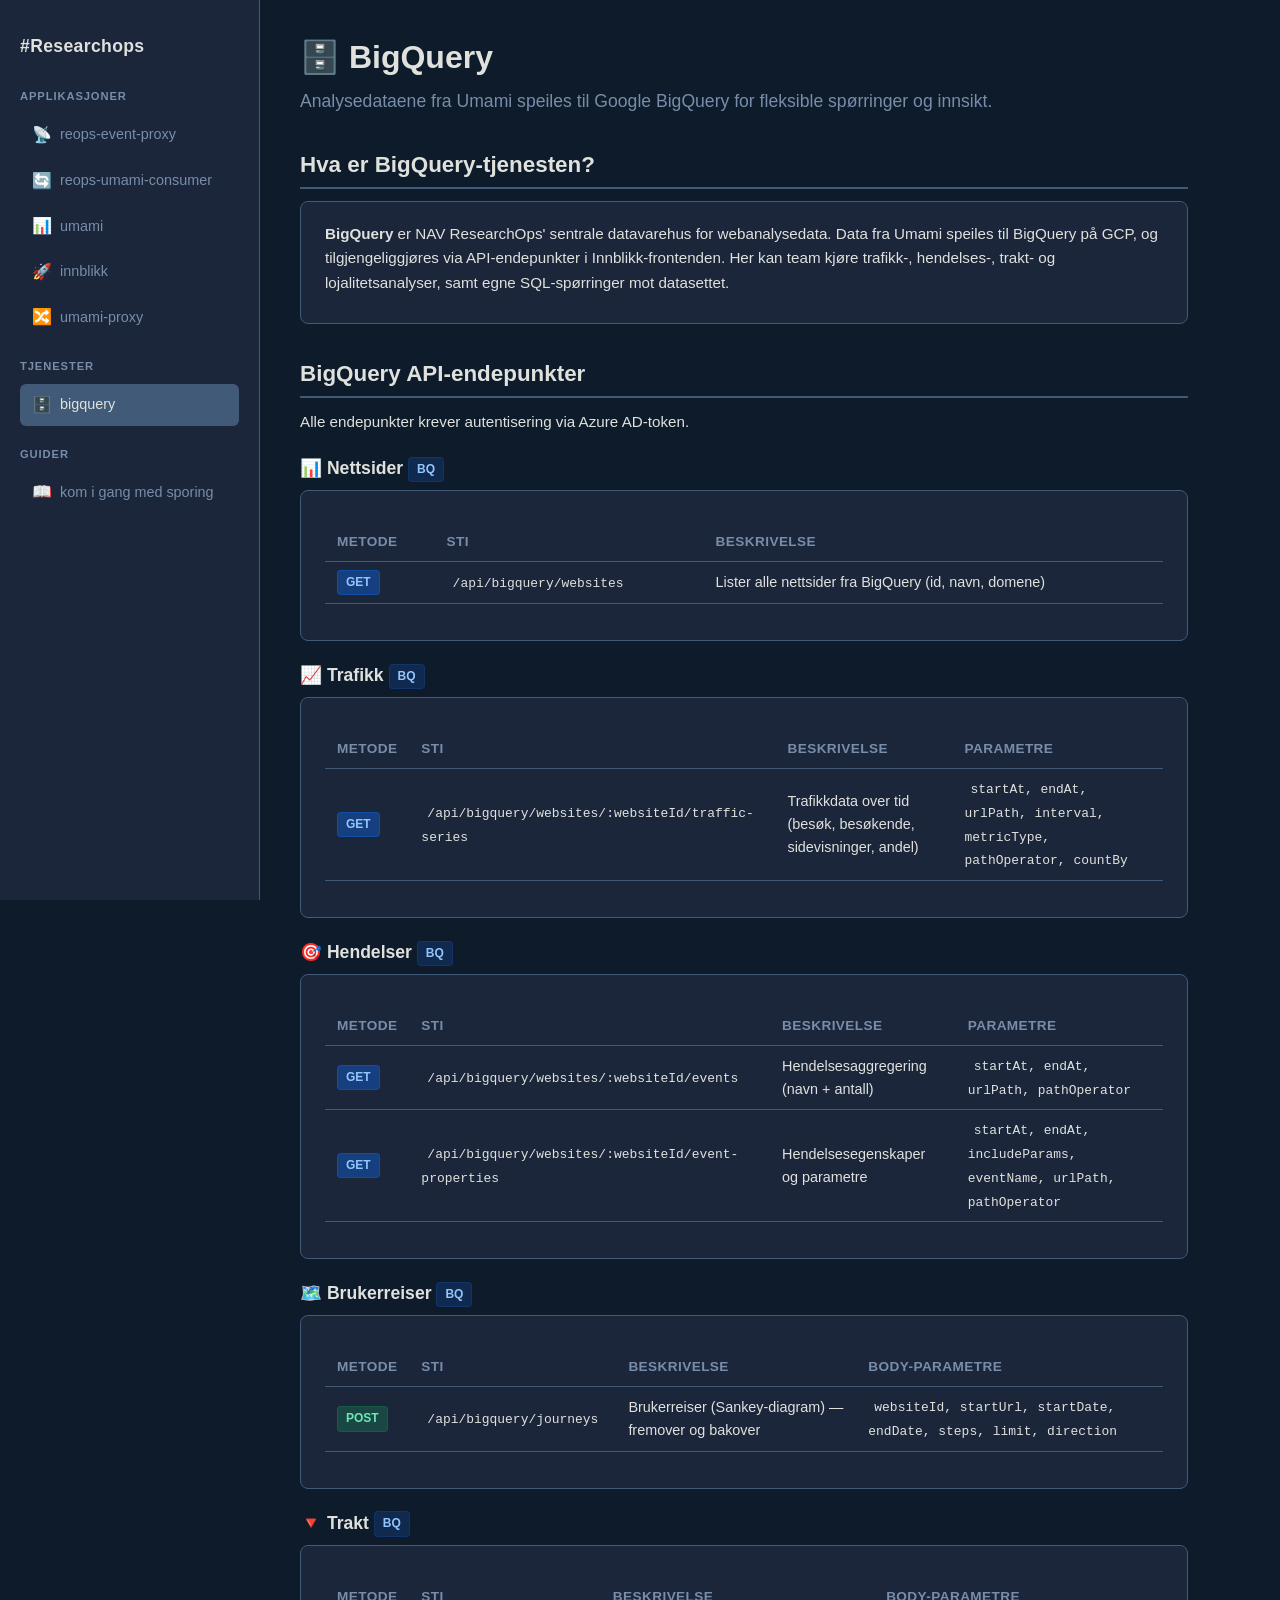
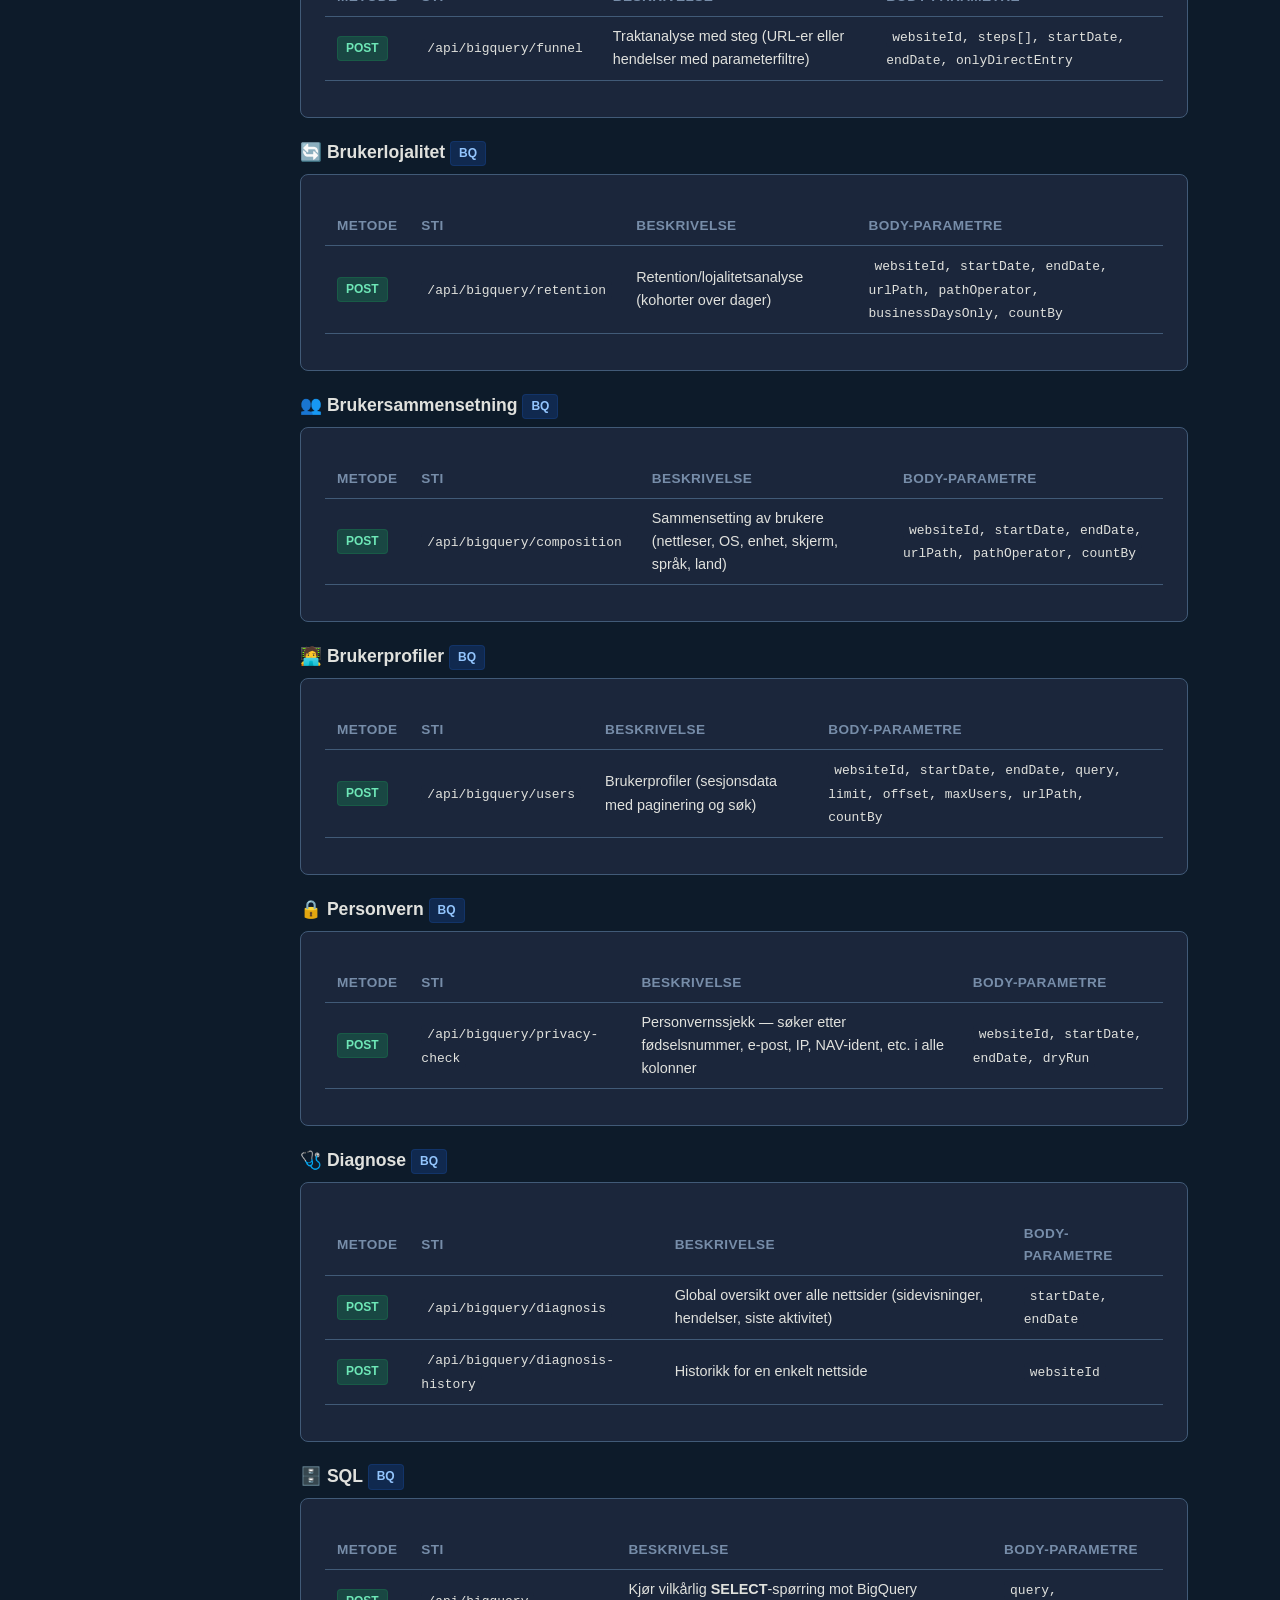
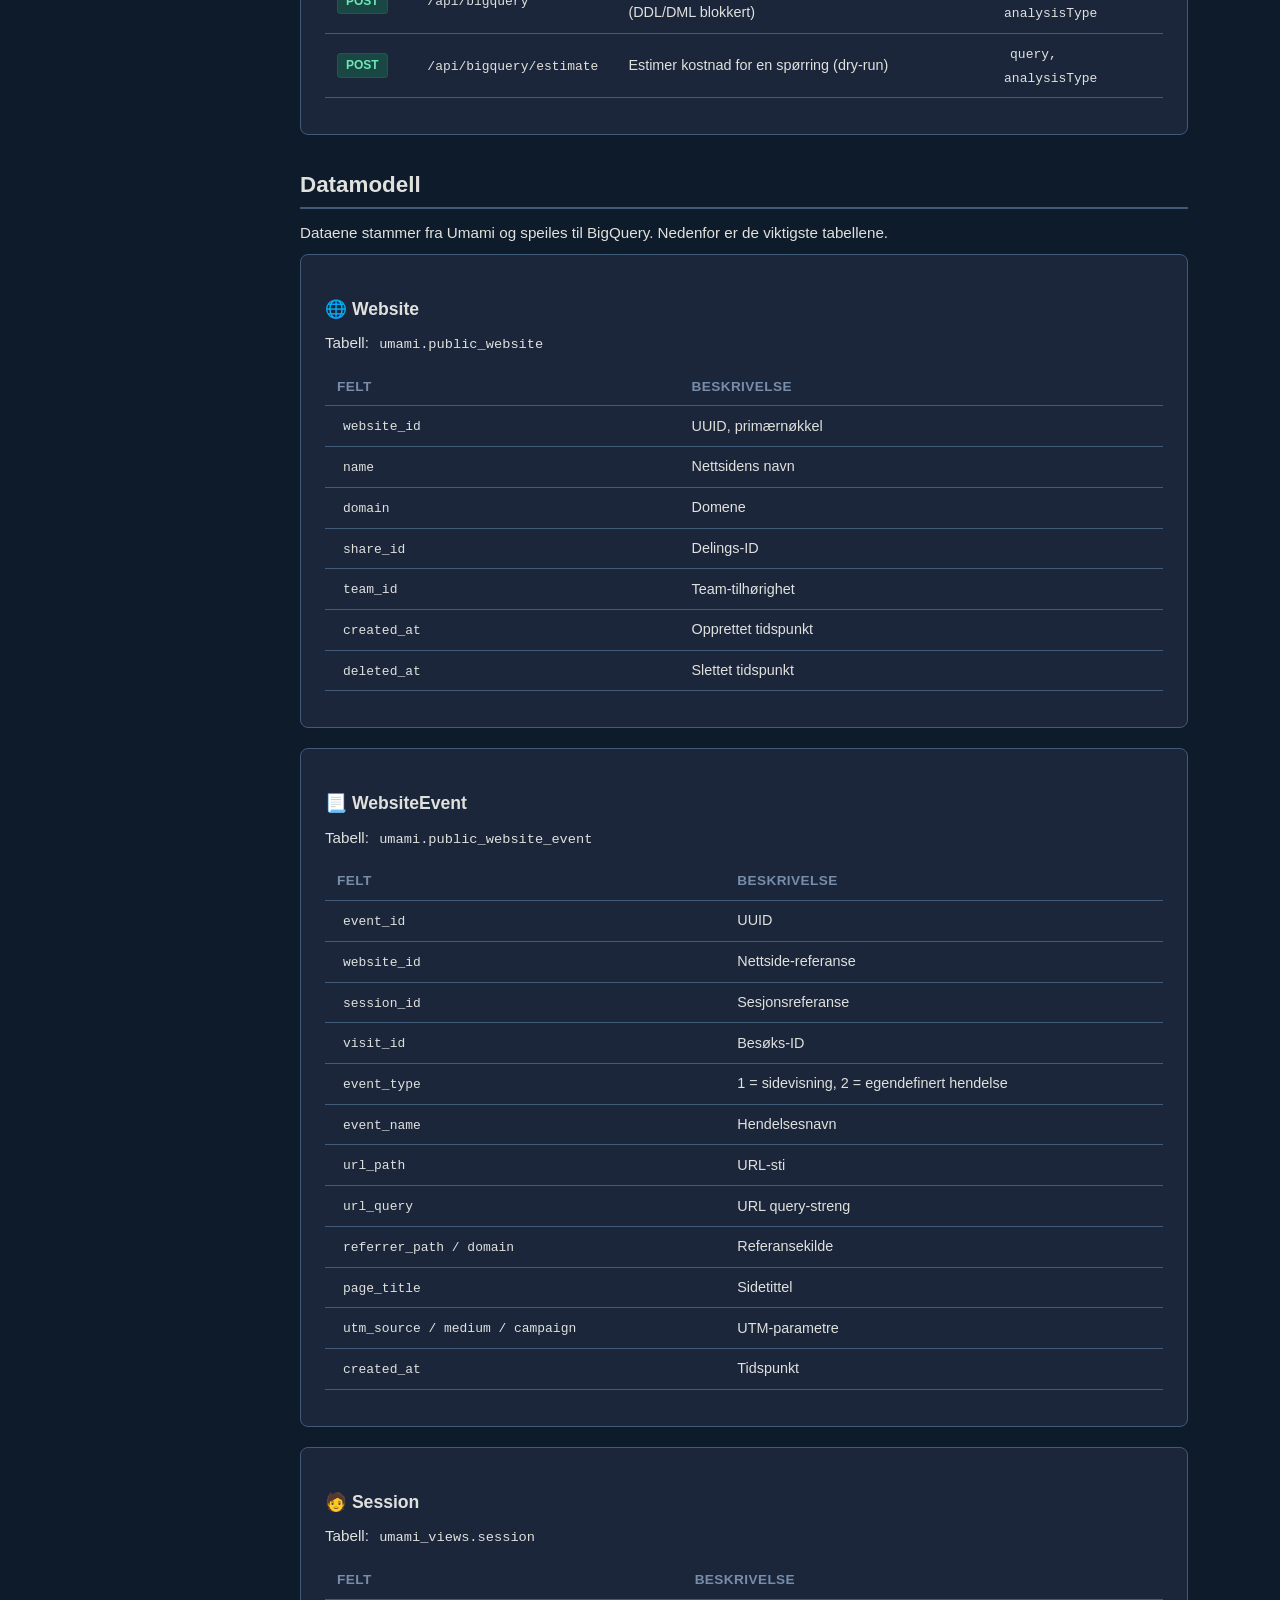
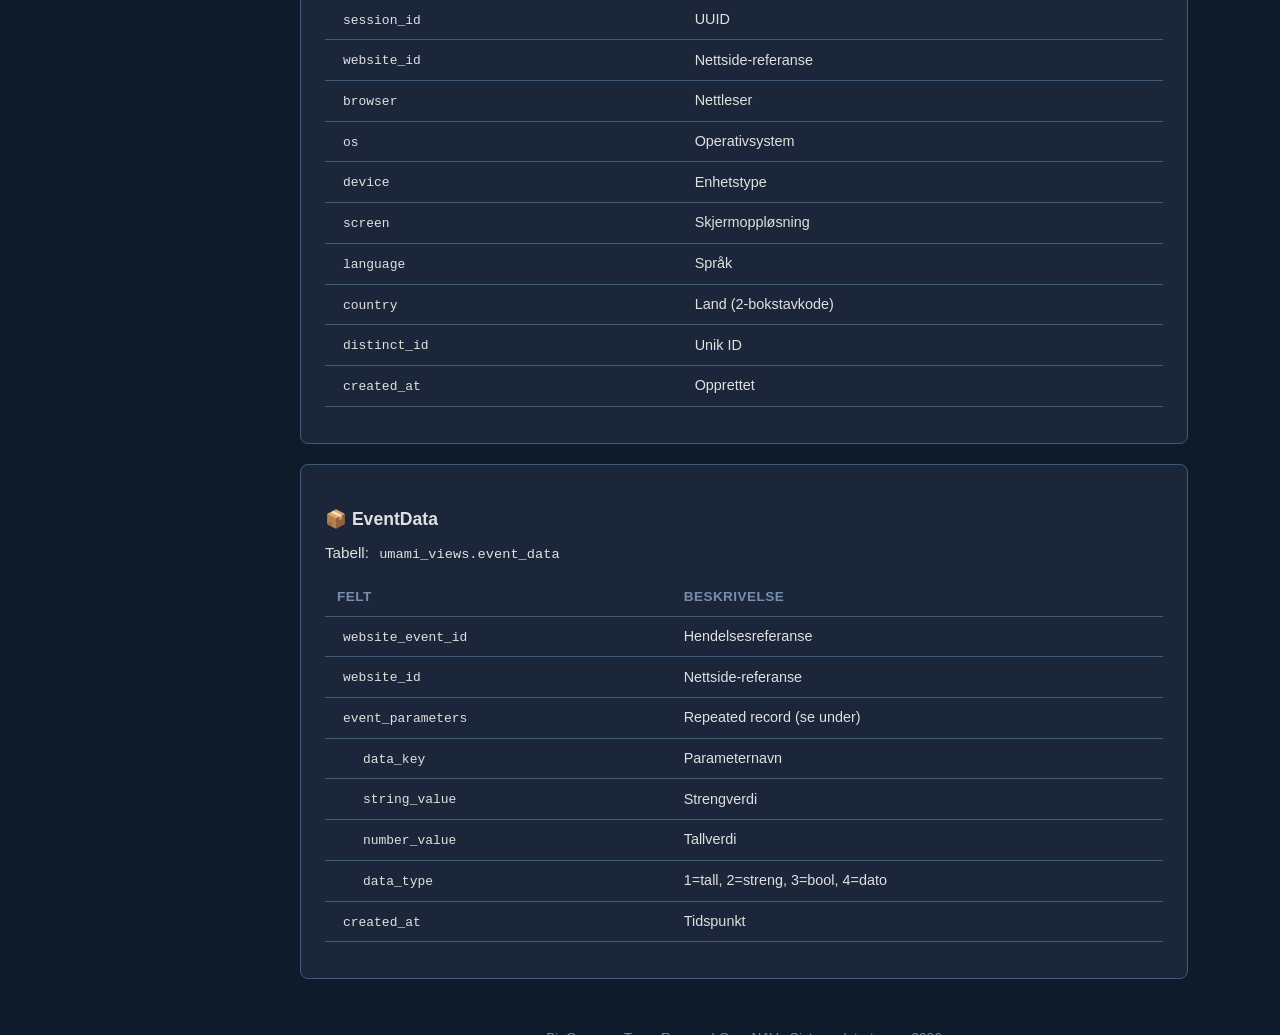
<file: docs/tjenester/bigquery.html>
<!DOCTYPE html>
<html lang="no">
<head>
    <meta charset="UTF-8">
    <meta name="viewport" content="width=device-width, initial-scale=1.0">
    <title>BigQuery — Tjenestedokumentasjon</title>
    <link rel="stylesheet" href="../css/shared.css">
    <link rel="stylesheet" href="../css/app-page.css">
    <script defer src="../js/youknowit.js"></script>
</head>
<body>
    <aside class="sidebar" id="sidebar"></aside>
    <script src="../js/sidebar.js"></script>
    <div class="content">

    <h1>🗄️ BigQuery</h1>
    <p class="subtitle">Analysedataene fra Umami speiles til Google BigQuery for fleksible spørringer og innsikt.</p>

    <!-- ───── Oversikt ───── -->
    <h2>Hva er BigQuery-tjenesten?</h2>
    <div class="card">
        <p>
            <strong>BigQuery</strong> er NAV ResearchOps' sentrale datavarehus for webanalysedata.
            Data fra Umami speiles til BigQuery på GCP, og tilgjengeliggjøres via API-endepunkter
            i Innblikk-frontenden. Her kan team kjøre trafikk-, hendelses-, trakt- og lojalitetsanalyser,
            samt egne SQL-spørringer mot datasettet.
        </p>
    </div>

    <!-- ───── API-endepunkter ───── -->
    <h2>BigQuery API-endepunkter</h2>
    <p>Alle endepunkter krever autentisering via Azure AD-token.</p>

    <h3>📊 Nettsider <span class="badge" style="background:rgba(23,78,166,.3);color:#93c5fd;border:1px solid rgba(23,78,166,.3)">BQ</span></h3>
    <div class="card">
        <table>
            <thead><tr><th>Metode</th><th>Sti</th><th>Beskrivelse</th></tr></thead>
            <tbody>
                <tr><td><span class="badge get">GET</span></td><td><code>/api/bigquery/websites</code></td><td>Lister alle nettsider fra BigQuery (id, navn, domene)</td></tr>
            </tbody>
        </table>
    </div>

    <h3>📈 Trafikk <span class="badge" style="background:rgba(23,78,166,.3);color:#93c5fd;border:1px solid rgba(23,78,166,.3)">BQ</span></h3>
    <div class="card">
        <table>
            <thead><tr><th>Metode</th><th>Sti</th><th>Beskrivelse</th><th>Parametre</th></tr></thead>
            <tbody>
                <tr>
                    <td><span class="badge get">GET</span></td>
                    <td><code>/api/bigquery/websites/:websiteId/traffic-series</code></td>
                    <td>Trafikkdata over tid (besøk, besøkende, sidevisninger, andel)</td>
                    <td><code>startAt, endAt, urlPath, interval, metricType, pathOperator, countBy</code></td>
                </tr>
            </tbody>
        </table>
    </div>

    <h3>🎯 Hendelser <span class="badge" style="background:rgba(23,78,166,.3);color:#93c5fd;border:1px solid rgba(23,78,166,.3)">BQ</span></h3>
    <div class="card">
        <table>
            <thead><tr><th>Metode</th><th>Sti</th><th>Beskrivelse</th><th>Parametre</th></tr></thead>
            <tbody>
                <tr>
                    <td><span class="badge get">GET</span></td>
                    <td><code>/api/bigquery/websites/:websiteId/events</code></td>
                    <td>Hendelsesaggregering (navn + antall)</td>
                    <td><code>startAt, endAt, urlPath, pathOperator</code></td>
                </tr>
                <tr>
                    <td><span class="badge get">GET</span></td>
                    <td><code>/api/bigquery/websites/:websiteId/event-properties</code></td>
                    <td>Hendelsesegenskaper og parametre</td>
                    <td><code>startAt, endAt, includeParams, eventName, urlPath, pathOperator</code></td>
                </tr>
            </tbody>
        </table>
    </div>

    <h3>🗺️ Brukerreiser <span class="badge" style="background:rgba(23,78,166,.3);color:#93c5fd;border:1px solid rgba(23,78,166,.3)">BQ</span></h3>
    <div class="card">
        <table>
            <thead><tr><th>Metode</th><th>Sti</th><th>Beskrivelse</th><th>Body-parametre</th></tr></thead>
            <tbody>
                <tr>
                    <td><span class="badge post">POST</span></td>
                    <td><code>/api/bigquery/journeys</code></td>
                    <td>Brukerreiser (Sankey-diagram) — fremover og bakover</td>
                    <td><code>websiteId, startUrl, startDate, endDate, steps, limit, direction</code></td>
                </tr>
            </tbody>
        </table>
    </div>

    <h3>🔻 Trakt <span class="badge" style="background:rgba(23,78,166,.3);color:#93c5fd;border:1px solid rgba(23,78,166,.3)">BQ</span></h3>
    <div class="card">
        <table>
            <thead><tr><th>Metode</th><th>Sti</th><th>Beskrivelse</th><th>Body-parametre</th></tr></thead>
            <tbody>
                <tr>
                    <td><span class="badge post">POST</span></td>
                    <td><code>/api/bigquery/funnel</code></td>
                    <td>Traktanalyse med steg (URL-er eller hendelser med parameterfiltre)</td>
                    <td><code>websiteId, steps[], startDate, endDate, onlyDirectEntry</code></td>
                </tr>
            </tbody>
        </table>
    </div>

    <h3>🔄 Brukerlojalitet <span class="badge" style="background:rgba(23,78,166,.3);color:#93c5fd;border:1px solid rgba(23,78,166,.3)">BQ</span></h3>
    <div class="card">
        <table>
            <thead><tr><th>Metode</th><th>Sti</th><th>Beskrivelse</th><th>Body-parametre</th></tr></thead>
            <tbody>
                <tr>
                    <td><span class="badge post">POST</span></td>
                    <td><code>/api/bigquery/retention</code></td>
                    <td>Retention/lojalitetsanalyse (kohorter over dager)</td>
                    <td><code>websiteId, startDate, endDate, urlPath, pathOperator, businessDaysOnly, countBy</code></td>
                </tr>
            </tbody>
        </table>
    </div>

    <h3>👥 Brukersammensetning <span class="badge" style="background:rgba(23,78,166,.3);color:#93c5fd;border:1px solid rgba(23,78,166,.3)">BQ</span></h3>
    <div class="card">
        <table>
            <thead><tr><th>Metode</th><th>Sti</th><th>Beskrivelse</th><th>Body-parametre</th></tr></thead>
            <tbody>
                <tr>
                    <td><span class="badge post">POST</span></td>
                    <td><code>/api/bigquery/composition</code></td>
                    <td>Sammensetting av brukere (nettleser, OS, enhet, skjerm, språk, land)</td>
                    <td><code>websiteId, startDate, endDate, urlPath, pathOperator, countBy</code></td>
                </tr>
            </tbody>
        </table>
    </div>

    <h3>🧑‍💻 Brukerprofiler <span class="badge" style="background:rgba(23,78,166,.3);color:#93c5fd;border:1px solid rgba(23,78,166,.3)">BQ</span></h3>
    <div class="card">
        <table>
            <thead><tr><th>Metode</th><th>Sti</th><th>Beskrivelse</th><th>Body-parametre</th></tr></thead>
            <tbody>
                <tr>
                    <td><span class="badge post">POST</span></td>
                    <td><code>/api/bigquery/users</code></td>
                    <td>Brukerprofiler (sesjonsdata med paginering og søk)</td>
                    <td><code>websiteId, startDate, endDate, query, limit, offset, maxUsers, urlPath, countBy</code></td>
                </tr>
            </tbody>
        </table>
    </div>

    <h3>🔒 Personvern <span class="badge" style="background:rgba(23,78,166,.3);color:#93c5fd;border:1px solid rgba(23,78,166,.3)">BQ</span></h3>
    <div class="card">
        <table>
            <thead><tr><th>Metode</th><th>Sti</th><th>Beskrivelse</th><th>Body-parametre</th></tr></thead>
            <tbody>
                <tr>
                    <td><span class="badge post">POST</span></td>
                    <td><code>/api/bigquery/privacy-check</code></td>
                    <td>Personvernssjekk — søker etter fødselsnummer, e-post, IP, NAV-ident, etc. i alle kolonner</td>
                    <td><code>websiteId, startDate, endDate, dryRun</code></td>
                </tr>
            </tbody>
        </table>
    </div>

    <h3>🩺 Diagnose <span class="badge" style="background:rgba(23,78,166,.3);color:#93c5fd;border:1px solid rgba(23,78,166,.3)">BQ</span></h3>
    <div class="card">
        <table>
            <thead><tr><th>Metode</th><th>Sti</th><th>Beskrivelse</th><th>Body-parametre</th></tr></thead>
            <tbody>
                <tr>
                    <td><span class="badge post">POST</span></td>
                    <td><code>/api/bigquery/diagnosis</code></td>
                    <td>Global oversikt over alle nettsider (sidevisninger, hendelser, siste aktivitet)</td>
                    <td><code>startDate, endDate</code></td>
                </tr>
                <tr>
                    <td><span class="badge post">POST</span></td>
                    <td><code>/api/bigquery/diagnosis-history</code></td>
                    <td>Historikk for en enkelt nettside</td>
                    <td><code>websiteId</code></td>
                </tr>
            </tbody>
        </table>
    </div>

    <h3>🗄️ SQL <span class="badge" style="background:rgba(23,78,166,.3);color:#93c5fd;border:1px solid rgba(23,78,166,.3)">BQ</span></h3>
    <div class="card">
        <table>
            <thead><tr><th>Metode</th><th>Sti</th><th>Beskrivelse</th><th>Body-parametre</th></tr></thead>
            <tbody>
                <tr>
                    <td><span class="badge post">POST</span></td>
                    <td><code>/api/bigquery</code></td>
                    <td>Kjør vilkårlig <strong>SELECT</strong>-spørring mot BigQuery (DDL/DML blokkert)</td>
                    <td><code>query, analysisType</code></td>
                </tr>
                <tr>
                    <td><span class="badge post">POST</span></td>
                    <td><code>/api/bigquery/estimate</code></td>
                    <td>Estimer kostnad for en spørring (dry-run)</td>
                    <td><code>query, analysisType</code></td>
                </tr>
            </tbody>
        </table>
    </div>

    <!-- ───── Datamodell ───── -->
    <h2>Datamodell</h2>
    <p>Dataene stammer fra Umami og speiles til BigQuery. Nedenfor er de viktigste tabellene.</p>

    <div class="card">
        <h3>🌐 Website</h3>
        <p>Tabell: <code>umami.public_website</code></p>
        <table>
            <thead><tr><th>Felt</th><th>Beskrivelse</th></tr></thead>
            <tbody>
                <tr><td><code>website_id</code></td><td>UUID, primærnøkkel</td></tr>
                <tr><td><code>name</code></td><td>Nettsidens navn</td></tr>
                <tr><td><code>domain</code></td><td>Domene</td></tr>
                <tr><td><code>share_id</code></td><td>Delings-ID</td></tr>
                <tr><td><code>team_id</code></td><td>Team-tilhørighet</td></tr>
                <tr><td><code>created_at</code></td><td>Opprettet tidspunkt</td></tr>
                <tr><td><code>deleted_at</code></td><td>Slettet tidspunkt</td></tr>
            </tbody>
        </table>
    </div>

    <div class="card">
        <h3>📃 WebsiteEvent</h3>
        <p>Tabell: <code>umami.public_website_event</code></p>
        <table>
            <thead><tr><th>Felt</th><th>Beskrivelse</th></tr></thead>
            <tbody>
                <tr><td><code>event_id</code></td><td>UUID</td></tr>
                <tr><td><code>website_id</code></td><td>Nettside-referanse</td></tr>
                <tr><td><code>session_id</code></td><td>Sesjonsreferanse</td></tr>
                <tr><td><code>visit_id</code></td><td>Besøks-ID</td></tr>
                <tr><td><code>event_type</code></td><td>1 = sidevisning, 2 = egendefinert hendelse</td></tr>
                <tr><td><code>event_name</code></td><td>Hendelsesnavn</td></tr>
                <tr><td><code>url_path</code></td><td>URL-sti</td></tr>
                <tr><td><code>url_query</code></td><td>URL query-streng</td></tr>
                <tr><td><code>referrer_path / domain</code></td><td>Referansekilde</td></tr>
                <tr><td><code>page_title</code></td><td>Sidetittel</td></tr>
                <tr><td><code>utm_source / medium / campaign</code></td><td>UTM-parametre</td></tr>
                <tr><td><code>created_at</code></td><td>Tidspunkt</td></tr>
            </tbody>
        </table>
    </div>

    <div class="card">
        <h3>🧑 Session</h3>
        <p>Tabell: <code>umami_views.session</code></p>
        <table>
            <thead><tr><th>Felt</th><th>Beskrivelse</th></tr></thead>
            <tbody>
                <tr><td><code>session_id</code></td><td>UUID</td></tr>
                <tr><td><code>website_id</code></td><td>Nettside-referanse</td></tr>
                <tr><td><code>browser</code></td><td>Nettleser</td></tr>
                <tr><td><code>os</code></td><td>Operativsystem</td></tr>
                <tr><td><code>device</code></td><td>Enhetstype</td></tr>
                <tr><td><code>screen</code></td><td>Skjermoppløsning</td></tr>
                <tr><td><code>language</code></td><td>Språk</td></tr>
                <tr><td><code>country</code></td><td>Land (2-bokstavkode)</td></tr>
                <tr><td><code>distinct_id</code></td><td>Unik ID</td></tr>
                <tr><td><code>created_at</code></td><td>Opprettet</td></tr>
            </tbody>
        </table>
    </div>

    <div class="card">
        <h3>📦 EventData</h3>
        <p>Tabell: <code>umami_views.event_data</code></p>
        <table>
            <thead><tr><th>Felt</th><th>Beskrivelse</th></tr></thead>
            <tbody>
                <tr><td><code>website_event_id</code></td><td>Hendelsesreferanse</td></tr>
                <tr><td><code>website_id</code></td><td>Nettside-referanse</td></tr>
                <tr><td><code>event_parameters</code></td><td>Repeated record (se under)</td></tr>
                <tr><td style="padding-left:2rem"><code>data_key</code></td><td>Parameternavn</td></tr>
                <tr><td style="padding-left:2rem"><code>string_value</code></td><td>Strengverdi</td></tr>
                <tr><td style="padding-left:2rem"><code>number_value</code></td><td>Tallverdi</td></tr>
                <tr><td style="padding-left:2rem"><code>data_type</code></td><td>1=tall, 2=streng, 3=bool, 4=dato</td></tr>
                <tr><td><code>created_at</code></td><td>Tidspunkt</td></tr>
            </tbody>
        </table>
    </div>

    <footer>
        BigQuery — Team ResearchOps, NAV &middot; Sist oppdatert mars 2026
    </footer>

    </div>
</body>
</html>
</file>
<file: docs/css/shared.css>
/* ── Palette ── */
:root {
    --c-darkest:  #0d1b2a;
    --c-dark:     #1b263b;
    --c-mid:      #415a77;
    --c-light:    #778da9;
    --c-lightest: #e0e1dd;
}

/* ── Reset & Base ── */
* {
    margin: 0;
    padding: 0;
    box-sizing: border-box;
}

body {
    font-family: -apple-system, BlinkMacSystemFont, 'Segoe UI', Roboto, Oxygen, Ubuntu, sans-serif;
    background: var(--c-darkest);
    color: var(--c-lightest);
    line-height: 1.6;
    min-height: 100vh;
    display: flex;
}

a { color: var(--c-light); }
a:hover { color: var(--c-lightest); }

/* ── Sidebar ── */
.sidebar {
    width: 260px;
    min-height: 100vh;
    background: var(--c-dark);
    border-right: 1px solid var(--c-mid);
    padding: 2rem 1.25rem;
    display: flex;
    flex-direction: column;
    flex-shrink: 0;
    position: sticky;
    top: 0;
    align-self: flex-start;
}
.sidebar-title {
    font-size: 1.1rem;
    font-weight: 700;
    margin-bottom: 1.75rem;
    letter-spacing: .02em;
}
.sidebar-title a {
    color: var(--c-lightest);
    text-decoration: none;
}
.sidebar-section {
    font-size: .7rem;
    font-weight: 600;
    text-transform: uppercase;
    letter-spacing: .08em;
    color: var(--c-light);
    margin-bottom: .5rem;
}
.sidebar nav {
    display: flex;
    flex-direction: column;
    gap: .25rem;
}
.sidebar nav a {
    display: flex;
    align-items: center;
    gap: .5rem;
    padding: .5rem .75rem;
    border-radius: 6px;
    text-decoration: none;
    color: var(--c-light);
    font-size: .9rem;
    transition: background .15s, color .15s;
}
.sidebar nav a:hover {
    background: var(--c-mid);
    color: var(--c-lightest);
}
.sidebar nav a.active {
    background: var(--c-mid);
    color: var(--c-lightest);
}
.sidebar nav a .icon {
    font-size: 1rem;
    flex-shrink: 0;
}

/* ── Typography ── */
h1 { font-size: 2rem; margin-bottom: .25rem; }
h2 { font-size: 1.4rem; margin: 2rem 0 .75rem; border-bottom: 2px solid var(--c-mid); padding-bottom: .25rem; }
h3 { font-size: 1.1rem; margin: 1.25rem 0 .5rem; }
p, li { margin-bottom: .5rem; font-size: .95rem; }
ul { padding-left: 1.5rem; }

/* ── Card ── */
.card {
    background: var(--c-dark);
    border: 1px solid var(--c-mid);
    border-radius: 8px;
    padding: 1.25rem 1.5rem;
    margin-bottom: 1.25rem;
}

/* ── Badges ── */
.badge {
    display: inline-block;
    padding: 2px 8px;
    border-radius: 4px;
    font-size: .75rem;
    font-weight: 600;
    text-transform: uppercase;
    margin-right: .5rem;
    vertical-align: middle;
}
.badge-post, .post { background: rgba(25,135,84,.35); color: #6ee7b7; border: 1px solid rgba(25,135,84,.3); }
.badge-get, .get   { background: rgba(13,111,253,.35); color: #93c5fd; border: 1px solid rgba(13,111,253,.3); }
.badge-drop        { background: rgba(220,53,69,.25); color: #fca5a5; border: 1px solid rgba(220,53,69,.3); }
.redact-tag        { display: inline-block; background: rgba(255,193,7,.2); border: 1px solid rgba(255,193,7,.4); color: #fde68a; font-size: .8rem; padding: .1rem .4rem; border-radius: 3px; margin-left: .25rem; }

/* ── Status colors ── */
.status { font-weight: 600; }
.status-2xx { color: #6ee7b7; }
.status-4xx { color: #fdba74; }
.status-5xx { color: #fca5a5; }

/* ── Code ── */
code {
    background: var(--c-dark);
    padding: 2px 6px;
    border-radius: 4px;
    font-size: .9em;
    font-family: "JetBrains Mono", "Fira Code", Consolas, monospace;
}
pre {
    background: var(--c-dark);
    border: 1px solid var(--c-mid);
    border-radius: 8px;
    padding: 1rem 1.25rem;
    overflow-x: auto;
    font-size: .85rem;
    line-height: 1.5;
    margin: .75rem 0 1rem;
}
pre code { background: none; padding: 0; }

/* ── Tables ── */
table { width: 100%; border-collapse: collapse; margin: .75rem 0 1rem; font-size: .9rem; }
th, td { text-align: left; padding: .5rem .75rem; border-bottom: 1px solid var(--c-mid); }
th { background: var(--c-dark); font-size: .85rem; text-transform: uppercase; letter-spacing: .03em; color: var(--c-light); font-weight: 600; }

/* ── Footer ── */
footer { margin-top: 3rem; text-align: center; color: var(--c-light); font-size: .85rem; }

/* ── Responsive ── */
@media (max-width: 640px) {
    body { flex-direction: column; }
    .sidebar {
        width: 100%;
        min-height: auto;
        position: static;
        border-right: none;
        border-bottom: 1px solid var(--c-mid);
        padding: 1.25rem 1rem;
    }
    .sidebar nav { flex-direction: row; flex-wrap: wrap; gap: .35rem; }
    .sidebar nav a { padding: .4rem .65rem; font-size: .85rem; }
}
</file>
<file: docs/css/index.css>
/* ── Main content ── */
.main {
    flex: 1;
    display: flex;
    flex-direction: column;
    align-items: center;
    padding: 2rem;
    overflow-y: auto;
}

/* ── Hero ── */
.hero {
    flex: 1;
    display: flex;
    flex-direction: column;
    justify-content: center;
    align-items: center;
    text-align: center;
    min-height: 50vh;
}
.hero h1 { font-size: 3rem; margin-bottom: 1rem; }
.hero p { font-size: 1.25rem; color: var(--c-light); }

/* ── Kontakt ── */
.contact {
    width: 100%;
    max-width: 520px;
    padding-bottom: 2rem;
}
.contact h2 {
    font-size: .8rem;
    margin-bottom: .75rem;
    color: var(--c-light);
    text-transform: uppercase;
    letter-spacing: .06em;
    font-weight: 600;
    border: none;
}
.contact .card {
    background: var(--c-dark);
    border: 1px solid var(--c-mid);
    border-radius: 10px;
    padding: 1.25rem 1.5rem;
}
.contact ul {
    list-style: none;
    padding: 0;
    display: flex;
    flex-direction: column;
    gap: .6rem;
}
.contact li { font-size: .9rem; color: var(--c-light); }
.contact a { color: var(--c-light); text-decoration: none; }
.contact a:hover { color: var(--c-lightest); }
.contact code {
    background: var(--c-mid);
    padding: 1px 5px;
    border-radius: 3px;
    font-size: .85em;
}
</file>
<file: docs/css/app-page.css>
/* ── App sub-page layout ── */
.content {
    flex: 1;
    padding: 2rem 2rem 2rem 2.5rem;
    overflow-y: auto;
    max-width: 960px;
}

.subtitle { color: var(--c-light); margin-bottom: 2rem; font-size: 1.1rem; }

/* ── Header (umami-style) ── */
header { border-bottom: 2px solid var(--c-mid); padding-bottom: 1rem; margin-bottom: 2rem; }
header h1 { font-size: 2rem; margin-bottom: .25rem; }
header p { color: var(--c-light); margin-top: .25rem; font-size: .95rem; }

/* ── Endpoint path ── */
.endpoint-path { font-family: monospace; font-size: 1.05rem; font-weight: 600; }

/* ── Architecture diagram ── */
.arch { display: flex; gap: 1rem; align-items: center; flex-wrap: wrap; justify-content: center; margin: 1.5rem 0; }
.arch-box { background: var(--c-dark); border: 2px solid var(--c-mid); border-radius: 8px; padding: .75rem 1.25rem; text-align: center; font-weight: 600; min-width: 140px; }
.arch-arrow { font-size: 1.5rem; color: var(--c-light); }

/* ── Flow diagram ── */
.flow-diagram { display: flex; align-items: center; flex-wrap: wrap; gap: .5rem; margin: 1rem 0; }
.flow-box { background: var(--c-dark); border: 2px solid var(--c-mid); border-radius: 8px; padding: .5rem 1rem; text-align: center; font-weight: 600; font-size: .85rem; }
.flow-arrow { font-size: 1.2rem; color: var(--c-light); }
</file>
